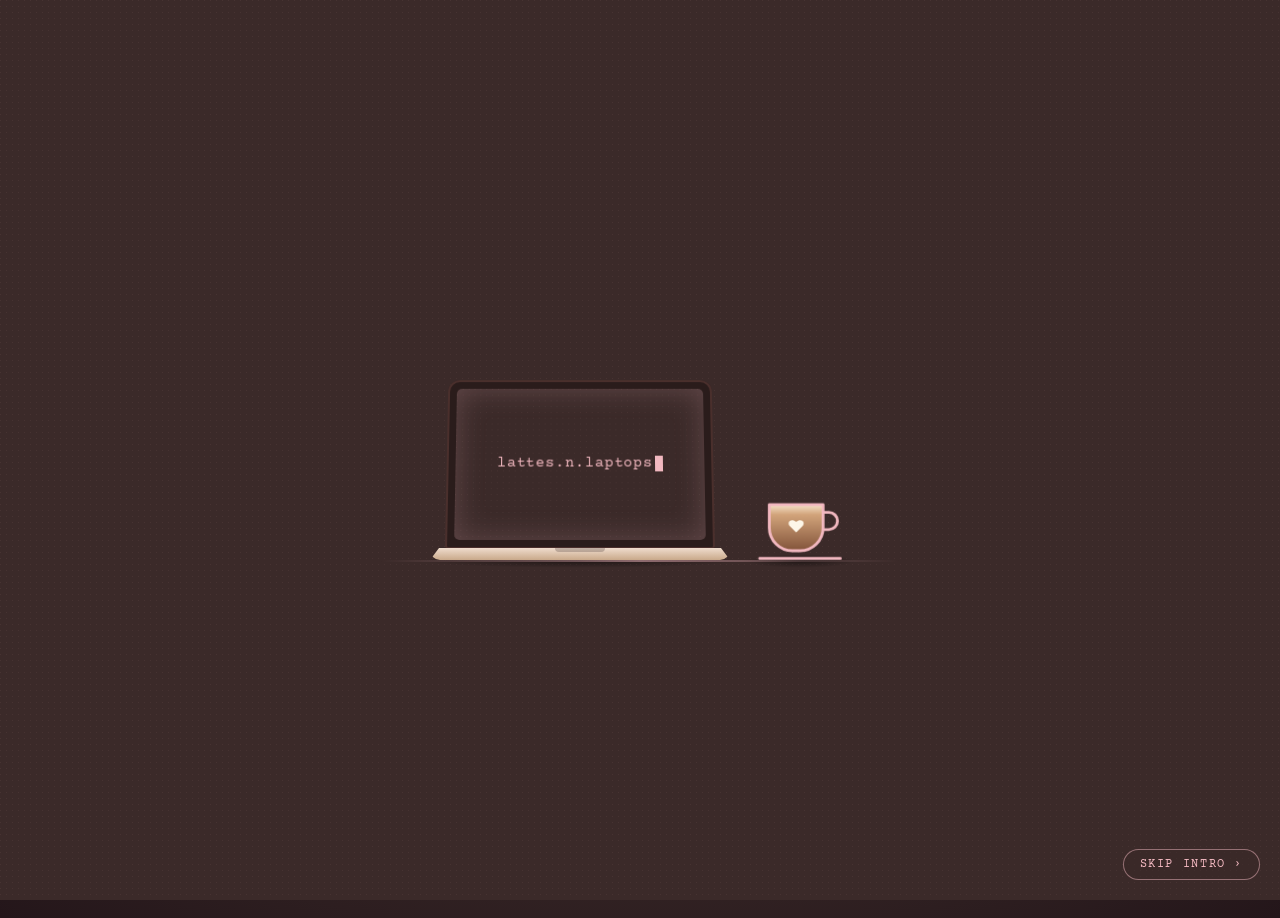
<file: index.html>
<!DOCTYPE html>
<html lang="en">
<head>
  <meta charset="UTF-8">
  <meta name="viewport" content="width=device-width, initial-scale=1">
  <title>Avni Arora | Lattes.n.laptops | Shop my picks &amp; UGC portfolio</title>
  <meta name="description" content="Avni Arora (Lattes.n.laptops): UGC creator in Bangalore. Shop the products she actually uses, with her coupon codes, or see her portfolio for brands.">
  <!-- Old portfolio links (e.g. /#collaborate) now live under /work/ -->
  <script>
    (function () {
      var h = location.hash;
      if (/^#(top|about|work|services|testimonials|collaborate)$/.test(h)) location.replace('work/' + h);
    })();
  </script>
  <link rel="preconnect" href="https://fonts.googleapis.com">
  <link rel="preconnect" href="https://fonts.gstatic.com" crossorigin>
  <link href="https://fonts.googleapis.com/css2?family=Cormorant+Garamond:wght@500;600;700&family=Courier+Prime:wght@400;700&family=Mrs+Saint+Delafield&family=Pinyon+Script&display=swap" rel="stylesheet">
  <link rel="icon" href="img/favicon.svg" type="image/svg+xml">
  <meta property="og:title" content="Avni Arora | Lattes.n.laptops">
  <meta property="og:description" content="Latte or laptop? Shop my picks, or see my UGC portfolio.">
  <meta property="og:type" content="website">
  <link rel="stylesheet" href="styles.css">
  <link rel="stylesheet" href="fx.css">
  <link rel="stylesheet" href="landing.css">
</head>
<body class="lp">

  <!-- Café at night: fairy-light bokeh, falling petals, ribbons, beans, lilies (decoration only) -->
  <div class="lp-table" aria-hidden="true">
    <span class="lp-vignette"></span>
    <div class="lp-bokeh"></div>
    <div class="lp-ribbon lp-ribbon--a"><div class="lp-ribbon__track"></div></div>
    <div class="lp-ribbon lp-ribbon--b"><div class="lp-ribbon__track"></div></div>
    <i class="lp-bean" style="--x:8%;--y:22%;--r:30deg"></i>
    <i class="lp-bean" style="--x:11%;--y:26%;--r:-40deg"></i>
    <i class="lp-bean" style="--x:88%;--y:70%;--r:70deg"></i>
    <i class="lp-bean" style="--x:91%;--y:66%;--r:-10deg"></i>
    <i class="lp-bean" style="--x:84%;--y:18%;--r:110deg"></i>
    <i class="lp-bean" style="--x:14%;--y:82%;--r:15deg"></i>
    <img class="lily lp-lily lp-lily--a" src="img/lily.png" alt="">
    <img class="lily lp-lily lp-lily--b" src="img/lily.png" alt="">
    <div class="lp-petals"></div>
    <span class="lp-glow"></span>
  </div>

  <main class="lp-main">
    <header class="lp-head">
      <p class="lp-handle">@lattes.n.laptops</p>
      <h1 class="script lp-name">Avni Arora</h1>
      <p class="lp-q"><span class="serif">Latte</span> <em class="script">or</em> <span class="serif pink lp-q__laptop">Laptop?<svg class="lp-swash" viewBox="0 0 200 20" preserveAspectRatio="none" aria-hidden="true"><path d="M3 13C40 4 80 18 120 9S180 6 197 11" pathLength="1"/></svg></span></p>
      <p class="lp-sub">pick your cup &#9749;</p>
    </header>

    <div class="lp-cards">
      <!-- SHOP: for followers -->
      <a class="lp-card lp-card--shop" href="shop/" data-go="pour" data-label="open the menu ☕">
        <span class="lp-sheen" aria-hidden="true"></span>
        <span class="lp-tape" aria-hidden="true"></span>
        <span class="lp-note" data-landing-note="shop">new picks this week &#10024;</span>
        <div class="lp-art" aria-hidden="true">
          <div class="lp-fan">
            <span class="lp-snap" style="--k:0"><span class="lp-snap__img">&#129524;</span></span>
            <span class="lp-snap" style="--k:1"><span class="lp-snap__img">&#128132;</span></span>
            <span class="lp-snap" style="--k:2"><span class="lp-snap__img">&#128087;</span></span>
          </div>
          <div class="lp-cup">
            <svg viewBox="0 0 100 100">
              <defs>
                <clipPath id="lp-cup-clip"><path d="M18 34h56v24a24 24 0 0 1-24 24h-8a24 24 0 0 1-24-24z"/></clipPath>
                <linearGradient id="lp-latte" x1="0" y1="0" x2="0" y2="1">
                  <stop offset="0" stop-color="#f6e2c8"/><stop offset=".2" stop-color="#d2a47b"/><stop offset="1" stop-color="#7a4b33"/>
                </linearGradient>
              </defs>
              <g class="lp-steam" fill="none" stroke="#d98a98" stroke-width="2.5" stroke-linecap="round">
                <path d="M36 28c-4-5 4-8 0-14"/><path d="M46 28c-4-5 4-8 0-14"/><path d="M56 28c-4-5 4-8 0-14"/>
              </g>
              <g clip-path="url(#lp-cup-clip)"><rect x="14" y="34" width="64" height="52" fill="url(#lp-latte)"/></g>
              <path class="lp-art-heart" d="M46 52c-4-4-10-1-7 4l7 7 7-7c3-5-3-8-7-4z" fill="#fdf6e8"/>
              <path d="M18 34h56v24a24 24 0 0 1-24 24h-8a24 24 0 0 1-24-24z" fill="none" stroke="#d98a98" stroke-width="3" stroke-linejoin="round"/>
              <path d="M74 42h6a9 9 0 0 1 0 18h-6" fill="none" stroke="#d98a98" stroke-width="3"/>
              <path d="M8 90h84" stroke="#d98a98" stroke-width="3" stroke-linecap="round"/>
            </svg>
          </div>
        </div>
        <div class="lp-copy">
          <p class="lp-for">for you &#9825;</p>
          <h2 class="lp-title">Shop my picks</h2>
          <p class="lp-desc">Things I actually use, love &amp; re-buy, with my coupon codes.</p>
          <p class="lp-meta" data-landing-meta="shop">Skincare &middot; Makeup &middot; Fashion</p>
          <span class="lp-cta">Open the menu <b aria-hidden="true">&rarr;</b></span>
        </div>
      </a>

      <!-- WORK: for brands -->
      <a class="lp-card lp-card--work" href="work/" data-go="dive" data-label="see my work 💻">
        <span class="lp-sheen" aria-hidden="true"></span>
        <span class="lp-tape" aria-hidden="true"></span>
        <span class="lp-note" data-landing-note="work">now booking festive collabs &#10024;</span>
        <div class="lp-art" aria-hidden="true">
          <div class="lp-laptop">
            <div class="lp-lid"><div class="lp-screen"><span class="lp-ticker">lattes.n.laptops</span><span class="lp-caret"></span></div></div>
            <div class="lp-base"></div>
          </div>
        </div>
        <div class="lp-copy">
          <p class="lp-for">for brands &#9733;</p>
          <h2 class="lp-title">Work with me</h2>
          <p class="lp-desc">My UGC portfolio: reels, results that convert, and how we can collab.</p>
          <p class="lp-meta" data-landing-meta="work">Lotus Herbals &middot; Myntra &middot; Wishlink</p>
          <span class="lp-cta">See the portfolio <b aria-hidden="true">&rarr;</b></span>
        </div>
      </a>
    </div>

    <footer class="lp-foot">
      <a href="https://instagram.com/lattes.n.laptops" target="_blank" rel="noopener">Instagram</a>
      <span aria-hidden="true">&middot;</span>
      <a href="mailto:lattes.n.laptops@gmail.com">lattes.n.laptops@gmail.com</a>
    </footer>
  </main>

  <script src="landing.js"></script>
</body>
</html>
</file>
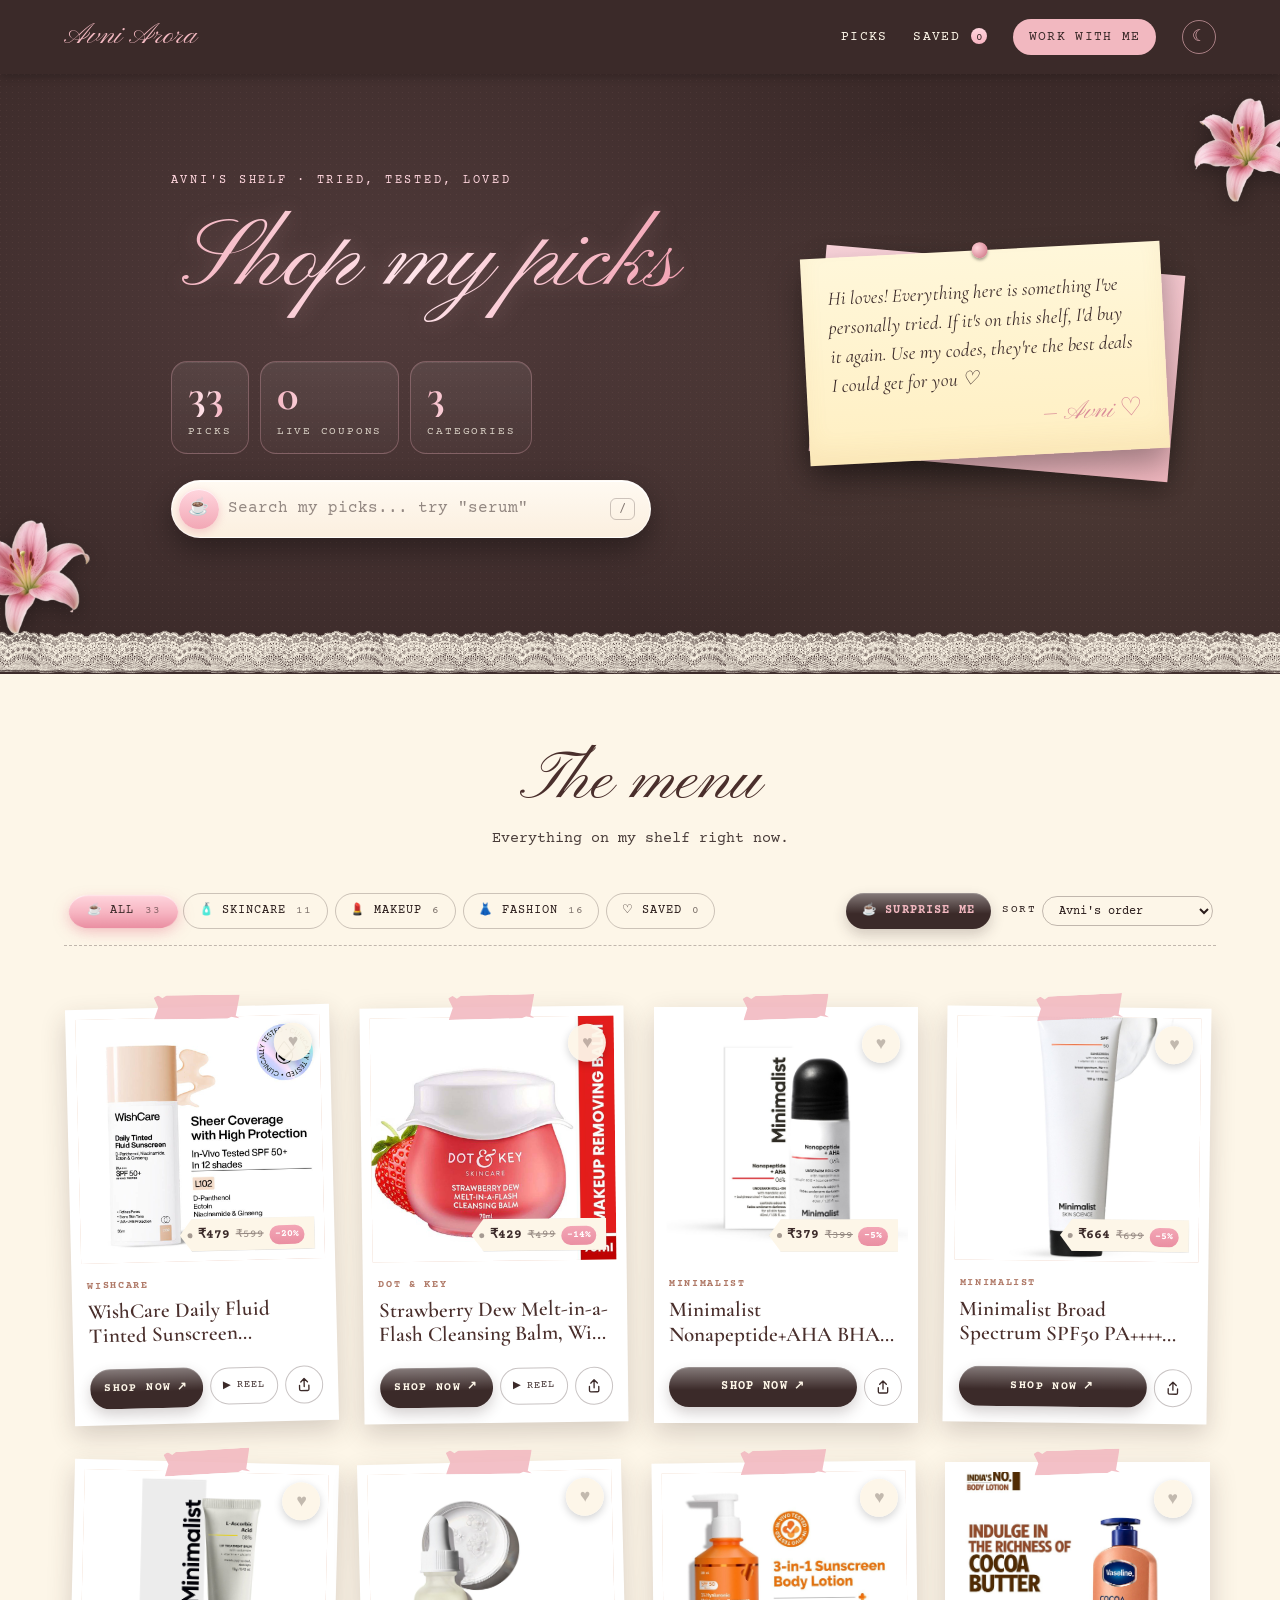
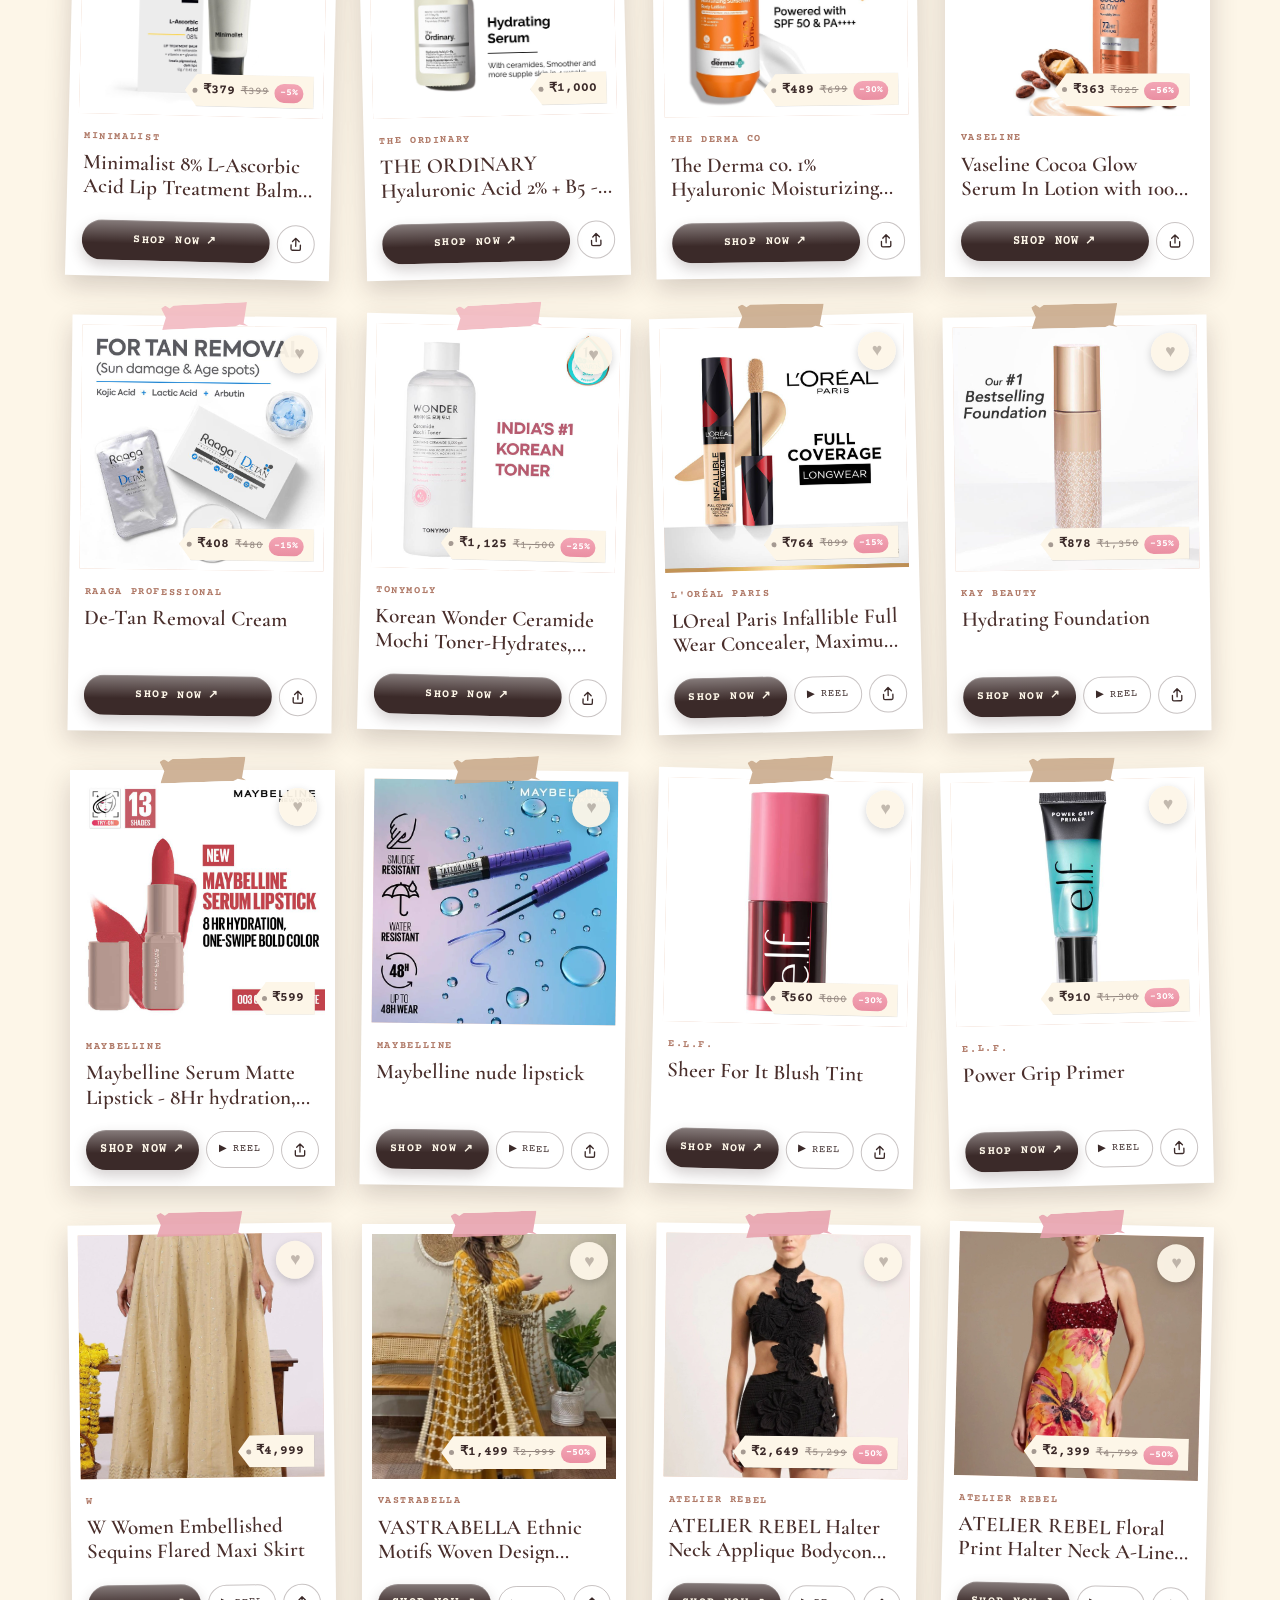
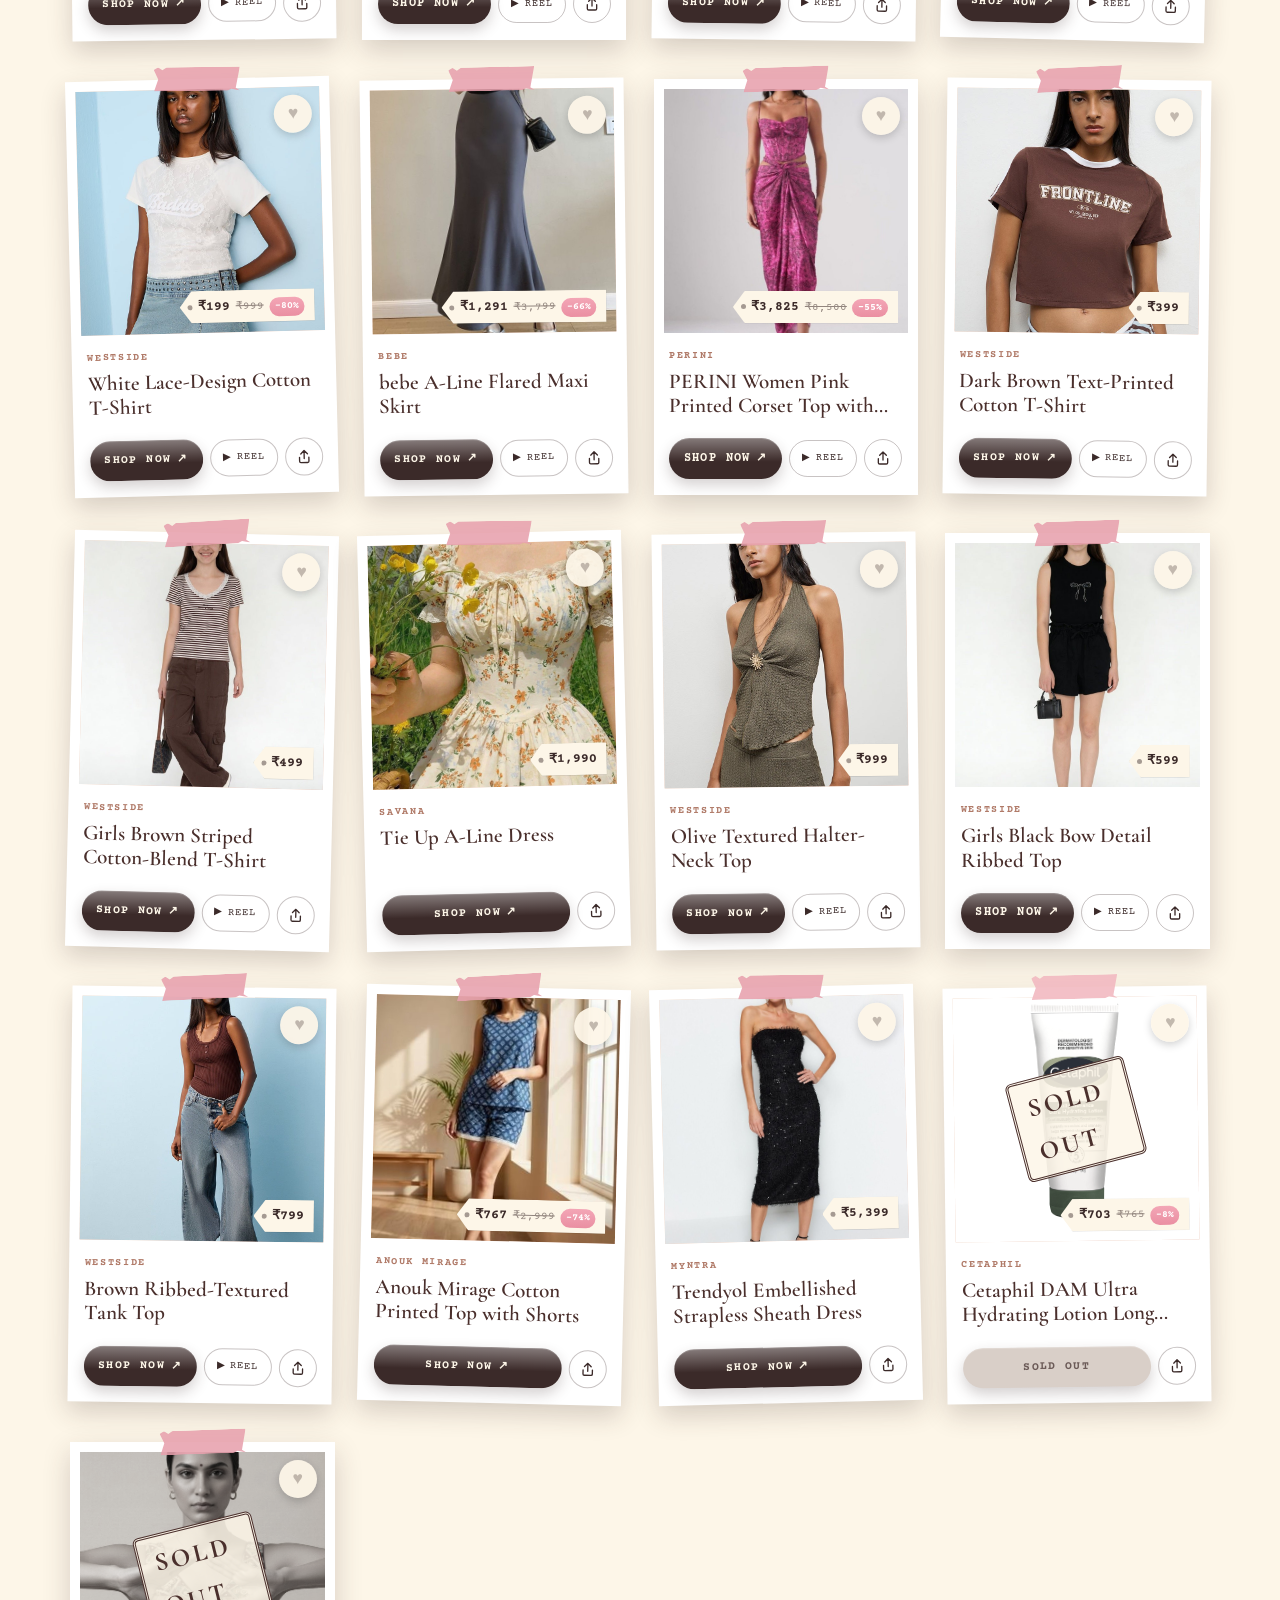
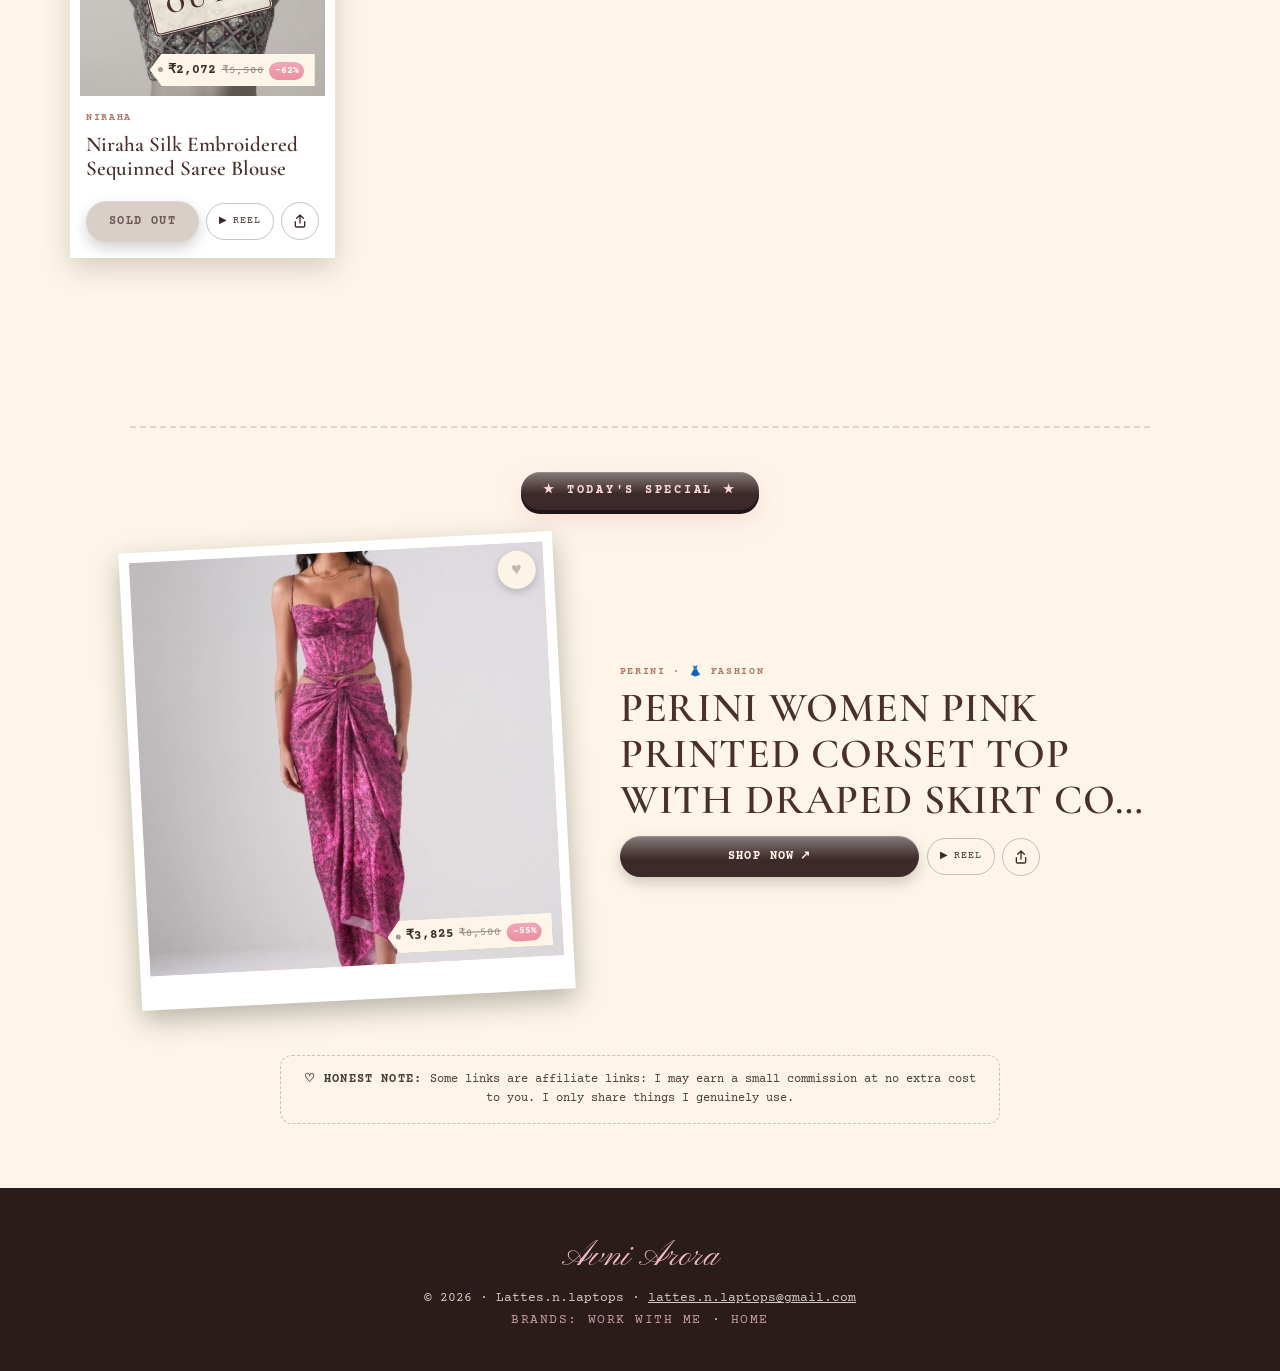
<file: shop/index.html>
<!DOCTYPE html>
<html lang="en">
<head>
  <meta charset="UTF-8">
  <meta name="viewport" content="width=device-width, initial-scale=1">
  <title>Shop my picks | Avni Arora | Lattes.n.laptops</title>
  <meta name="description" content="Products Avni Arora (Lattes.n.laptops) actually uses and loves: skincare, makeup, fashion and office wear, with her coupon codes.">
  <link rel="preconnect" href="https://fonts.googleapis.com">
  <link rel="preconnect" href="https://fonts.gstatic.com" crossorigin>
  <link href="https://fonts.googleapis.com/css2?family=Cormorant+Garamond:wght@500;600;700&family=Courier+Prime:wght@400;700&family=Mrs+Saint+Delafield&family=Pinyon+Script&display=swap" rel="stylesheet">
  <link rel="icon" href="../img/favicon.svg" type="image/svg+xml">
  <meta property="og:title" content="Shop my picks | Avni Arora">
  <meta property="og:description" content="Things I actually use, love & re-buy, with my coupon codes.">
  <meta property="og:type" content="website">
  <link rel="stylesheet" href="../styles.css">
  <link rel="stylesheet" href="../fx.css">
  <link rel="stylesheet" href="shop.css">
</head>
<body class="sp">
  <!-- Everything on this page comes from content/shop.json, which Avni edits at /admin. -->

  <header class="nav" id="top">
    <a href="../" class="nav__logo script">Avni Arora</a>
    <button class="nav__toggle" aria-label="Toggle menu" aria-expanded="false" aria-controls="nav-links">
      <span></span><span></span>
    </button>
    <nav class="nav__links" id="nav-links">
      <a href="#picks">Picks</a>
      <a href="#coupons" class="sp-nav-coupons">Coupons</a>
      <a href="#picks" data-saved-link>Saved <span class="sp-count" data-saved-count>0</span></a>
      <a href="../work/" class="nav__cta">Work with me</a>
    </nav>
  </header>

  <main>
    <!-- HERO -->
    <section class="sp-hero lace-edge">
      <img class="lily sp-lily sp-lily--a" src="../img/lily.png" alt="" aria-hidden="true">
      <img class="lily sp-lily sp-lily--b" src="../img/lily.png" alt="" aria-hidden="true">
      <div class="sp-hero__text">
        <p class="eyebrow">Avni's shelf &middot; tried, tested, loved</p>
        <h1 class="script sp-hero__title" data-page="title">Shop my picks</h1>
        <ul class="sp-hero__stats" aria-label="Shop at a glance">
          <li><b data-stat="picks">0</b><span>picks</span></li>
          <li><b data-stat="coupons">0</b><span>live coupons</span></li>
          <li><b data-stat="cats">0</b><span>categories</span></li>
        </ul>
        <label class="sp-search">
          <span class="sp-search__icon" aria-hidden="true">&#9749;</span>
          <input type="search" placeholder="Search my picks... try &quot;serum&quot;" aria-label="Search products" autocomplete="off">
          <kbd aria-hidden="true">/</kbd>
        </label>
      </div>
      <div class="sp-hero__art">
        <div class="sp-hero__note" data-page="note">Hi loves! Everything here is something I've personally tried.</div>
      </div>
    </section>

    <!-- COUPON COUNTER -->
    <section class="sp-coupons pink-dots" id="coupons" hidden>
      <h2 class="script">The coupon counter</h2>
      <p class="section__sub">Tap a ticket to copy the code. Paste it at checkout ♡</p>
      <div class="sp-tickets" role="list"></div>
    </section>

    <!-- THE MENU -->
    <section class="sp-menu" id="picks">
      <h2 class="script">The menu</h2>
      <p class="section__sub sp-blurb" aria-live="polite">Everything on my shelf right now.</p>
      <div class="sp-bar">
        <div class="sp-tabs" role="tablist" aria-label="Categories"><span class="sp-tabs__foam" aria-hidden="true"></span></div>
        <div class="sp-tools">
          <button type="button" class="sp-surprise">&#9749; Surprise me</button>
          <label class="sp-sort">Sort
            <select aria-label="Sort products">
              <option value="avni">Avni's order</option>
              <option value="new">Newest</option>
              <option value="low">Price: low to high</option>
              <option value="high">Price: high to low</option>
              <option value="deal">Biggest discount</option>
            </select>
          </label>
        </div>
      </div>
      <p class="sp-results" aria-live="polite"></p>
      <div class="sp-grid"></div>
      <div class="sp-empty" hidden>
        <p class="script">Nothing brewing here yet</p>
        <p class="sp-empty__text">Try another category, or clear the search.</p>
      </div>
    </section>

    <!-- TODAY'S SPECIAL (after the menu) -->
    <section class="sp-special" id="special" hidden>
      <div class="sp-special__inner"></div>
    </section>

    <aside class="sp-disclosure">
      <p data-page="disclosure">Some links are affiliate links: I may earn a small commission at no extra cost to you.</p>
    </aside>
  </main>

  <footer class="footer">
    <p class="script">Avni Arora</p>
    <p>&copy; <span id="year"></span> &middot; Lattes.n.laptops &middot; <a href="mailto:lattes.n.laptops@gmail.com">lattes.n.laptops@gmail.com</a></p>
    <p class="footer__links"><a href="../work/">Brands: work with me</a> &middot; <a href="../">Home</a></p>
  </footer>

  <div class="sp-toast" role="status" aria-live="polite"></div>
  <script src="shop.js"></script>
</body>
</html>
</file>
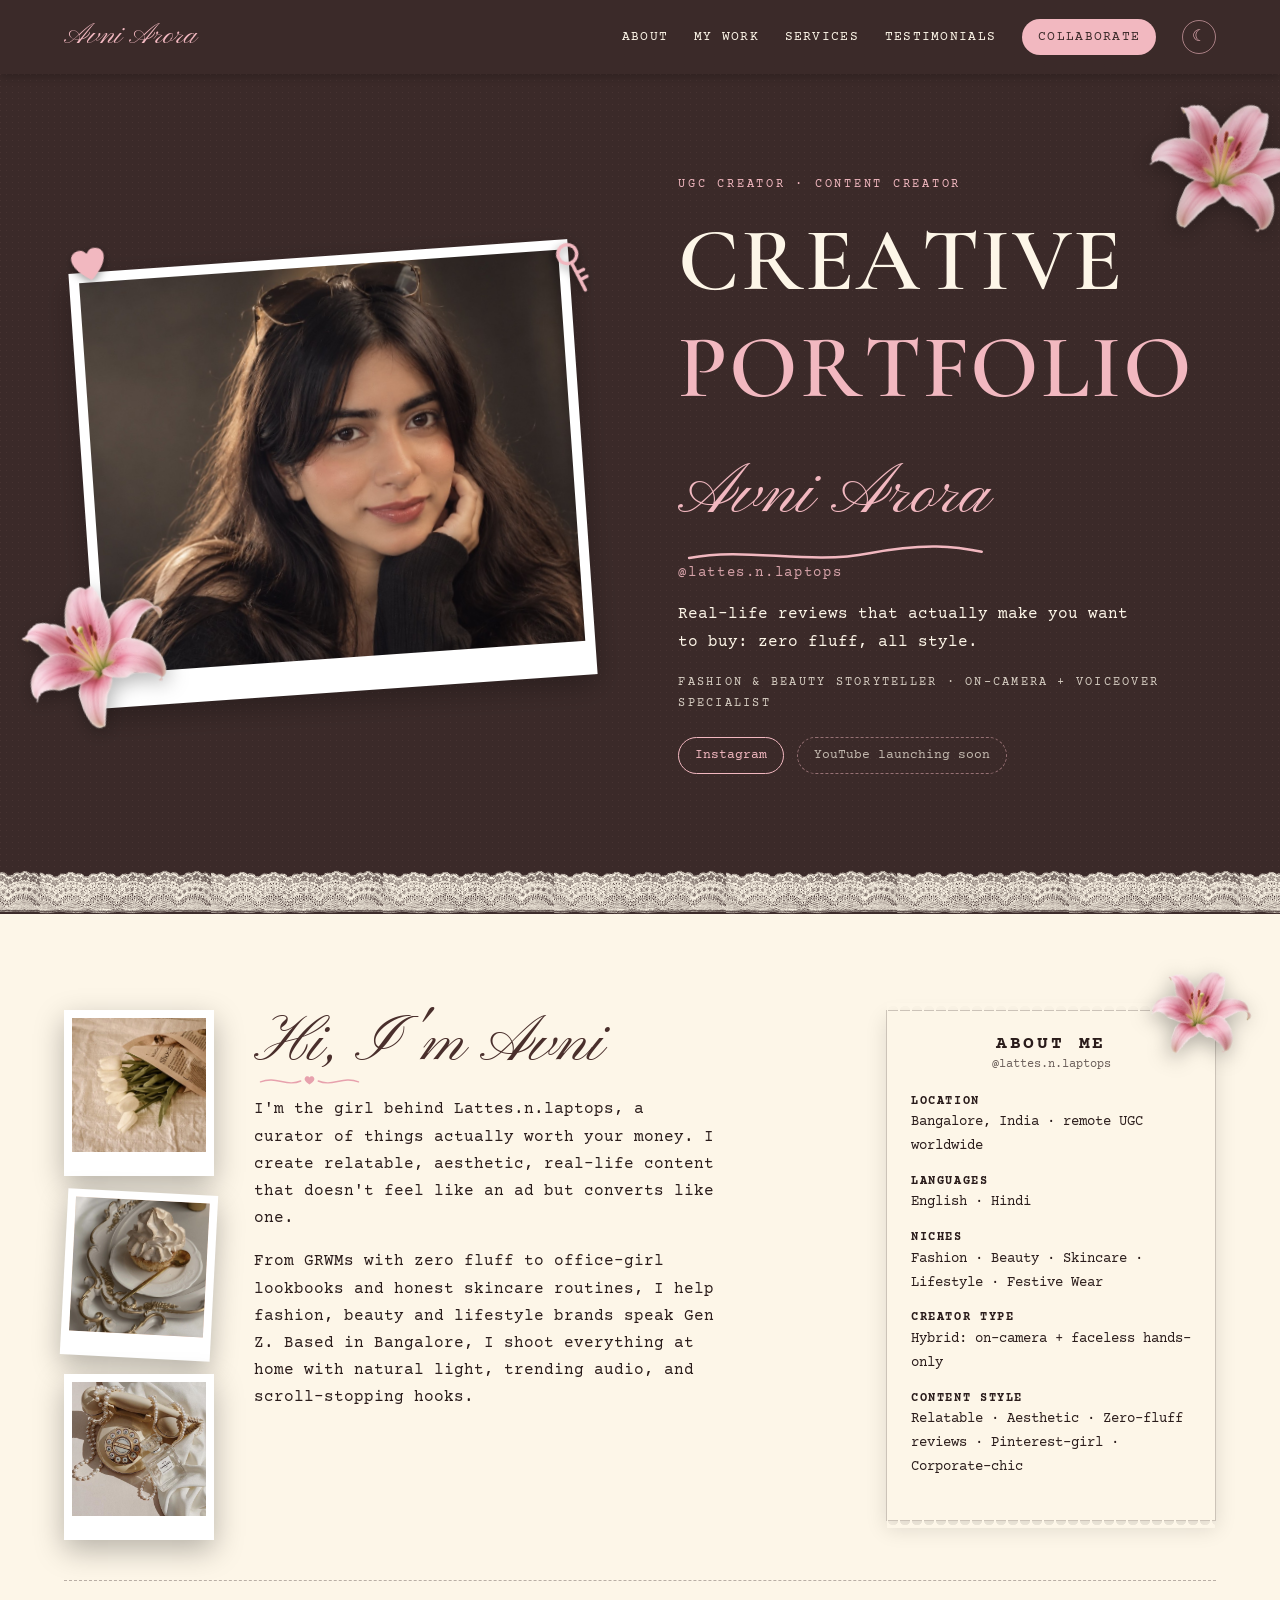
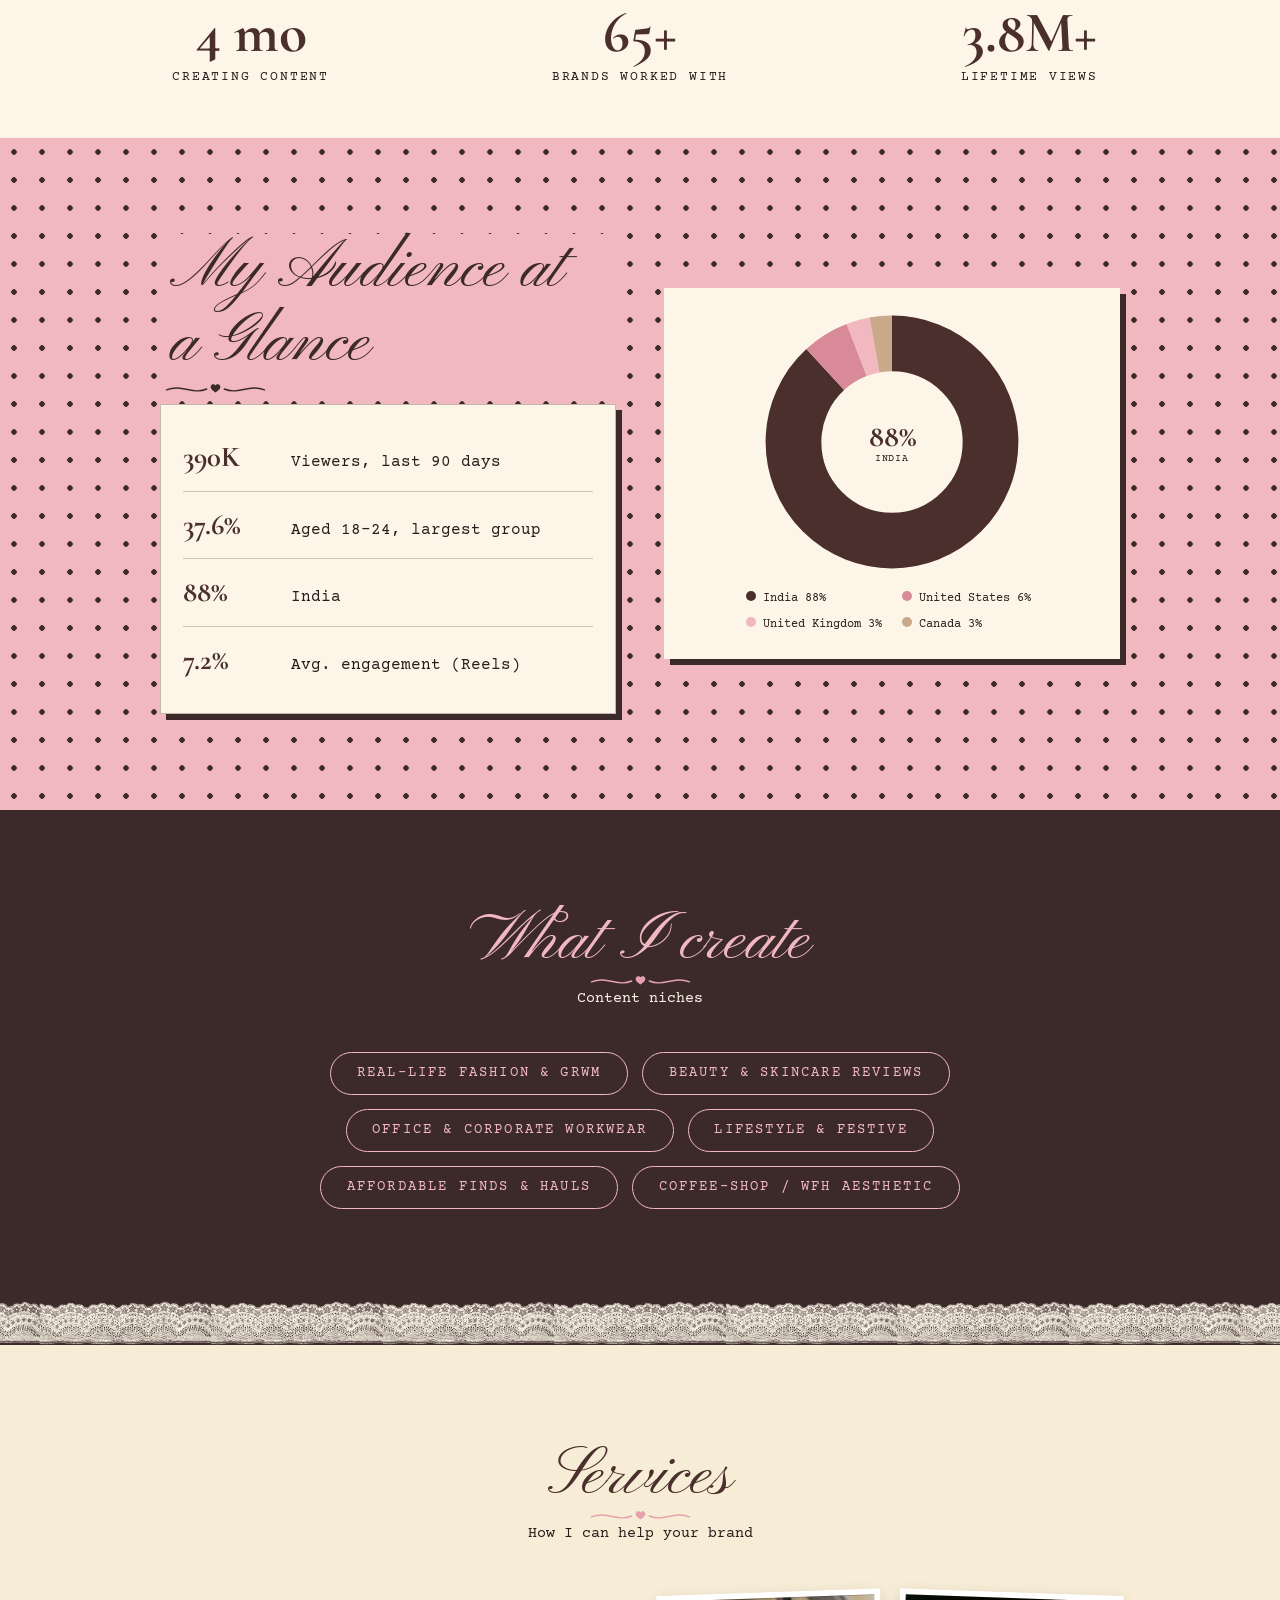
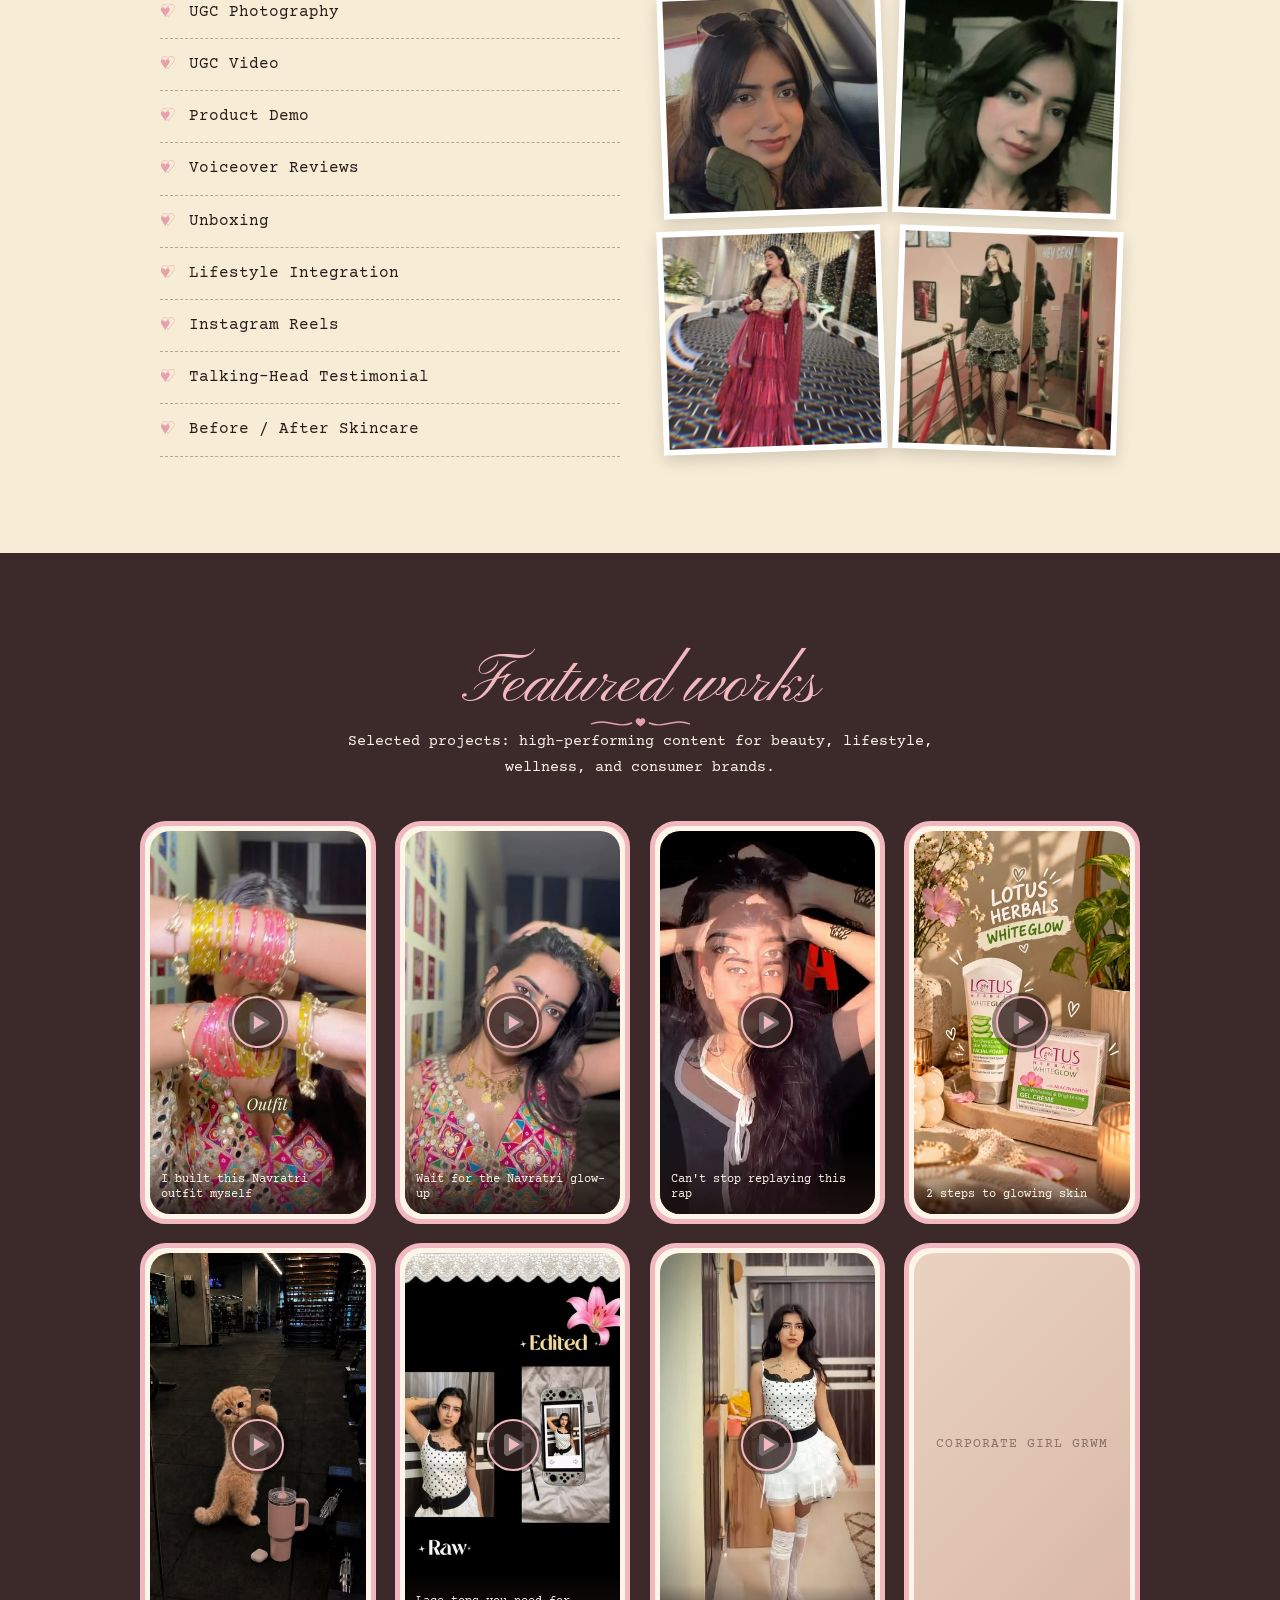
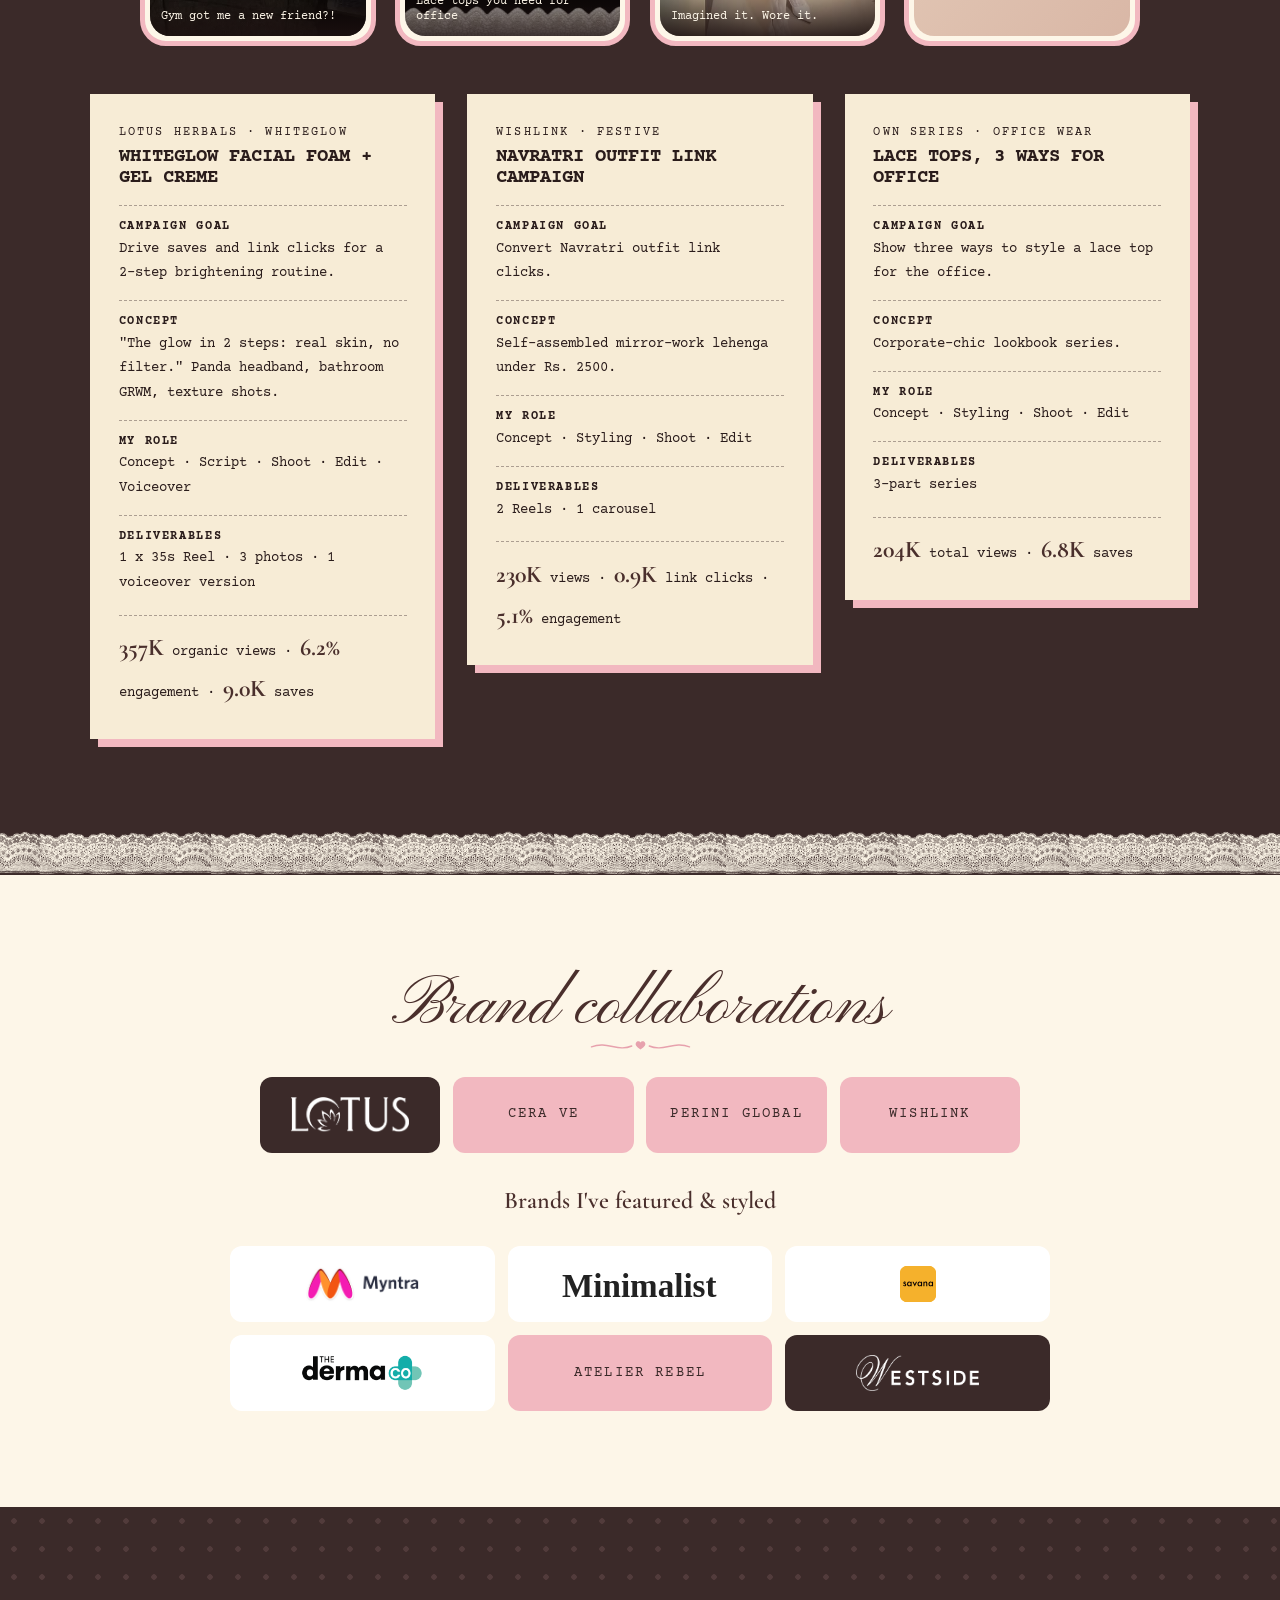
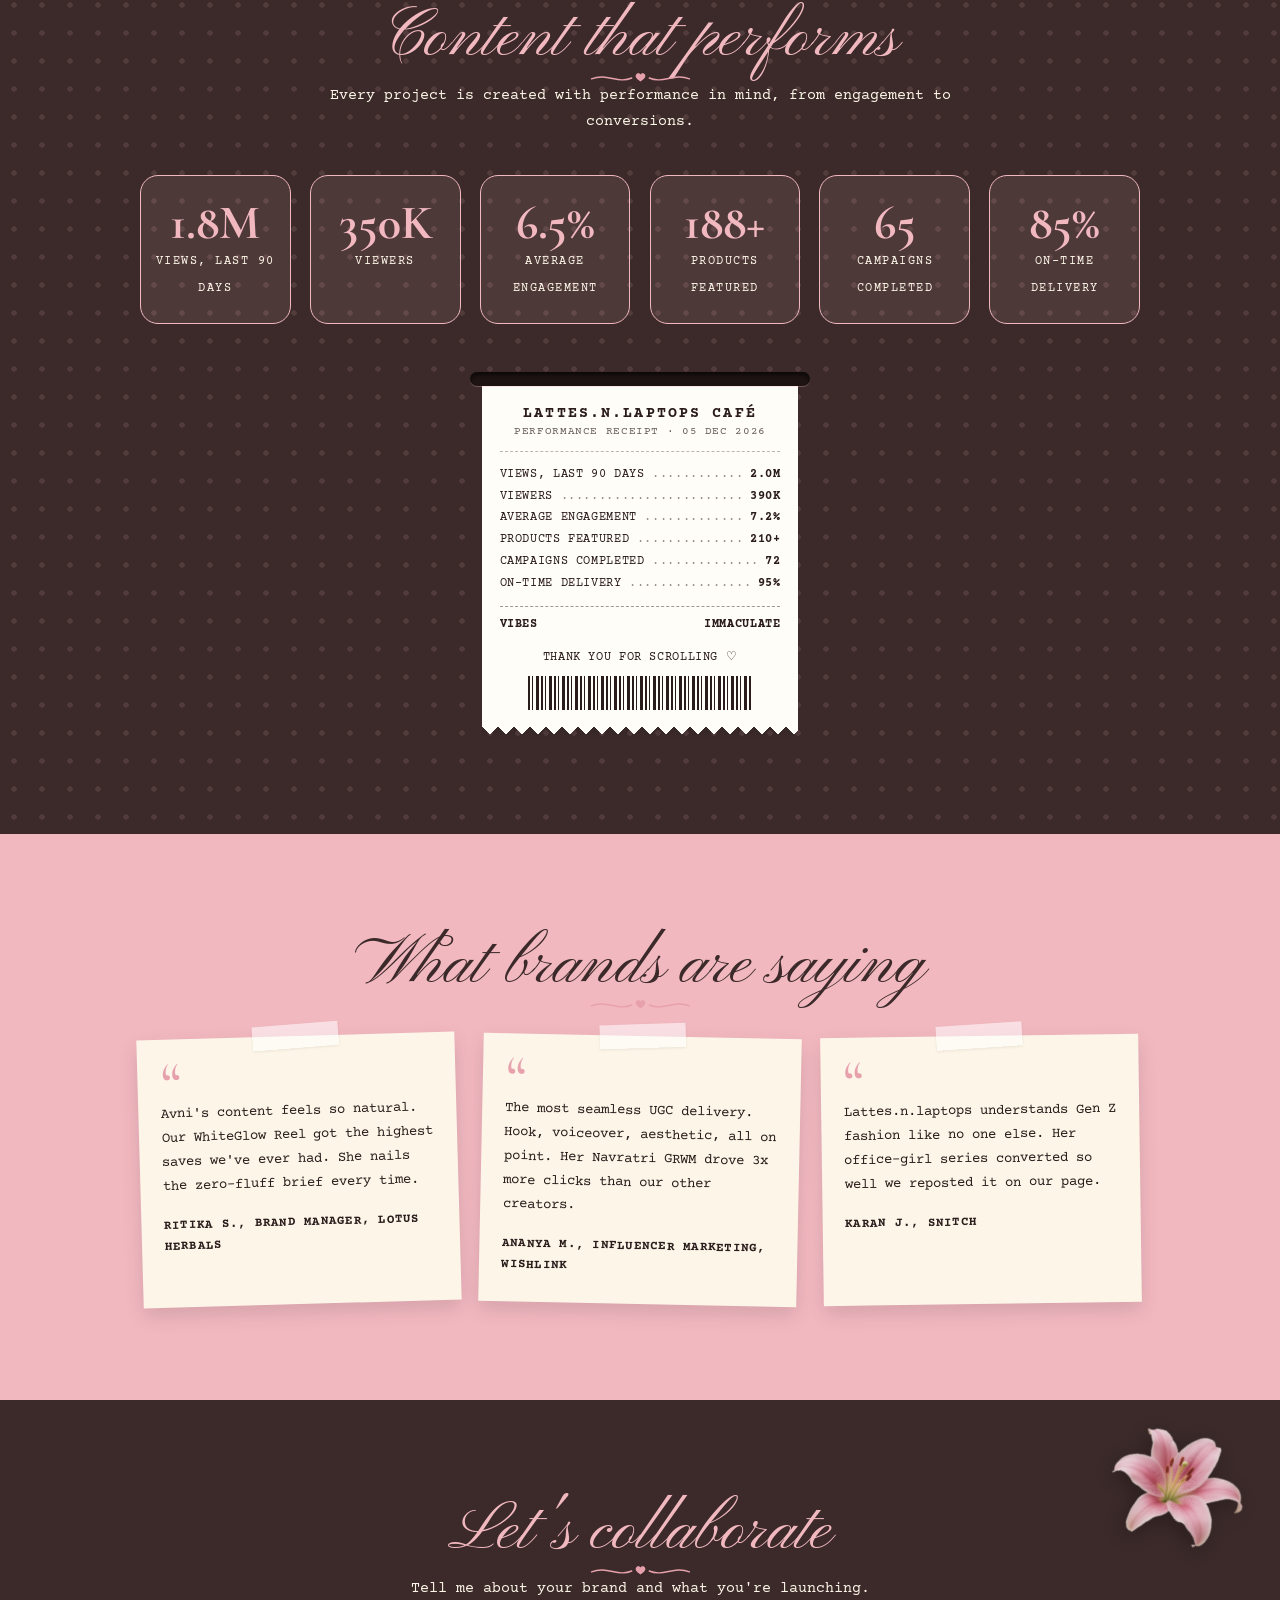
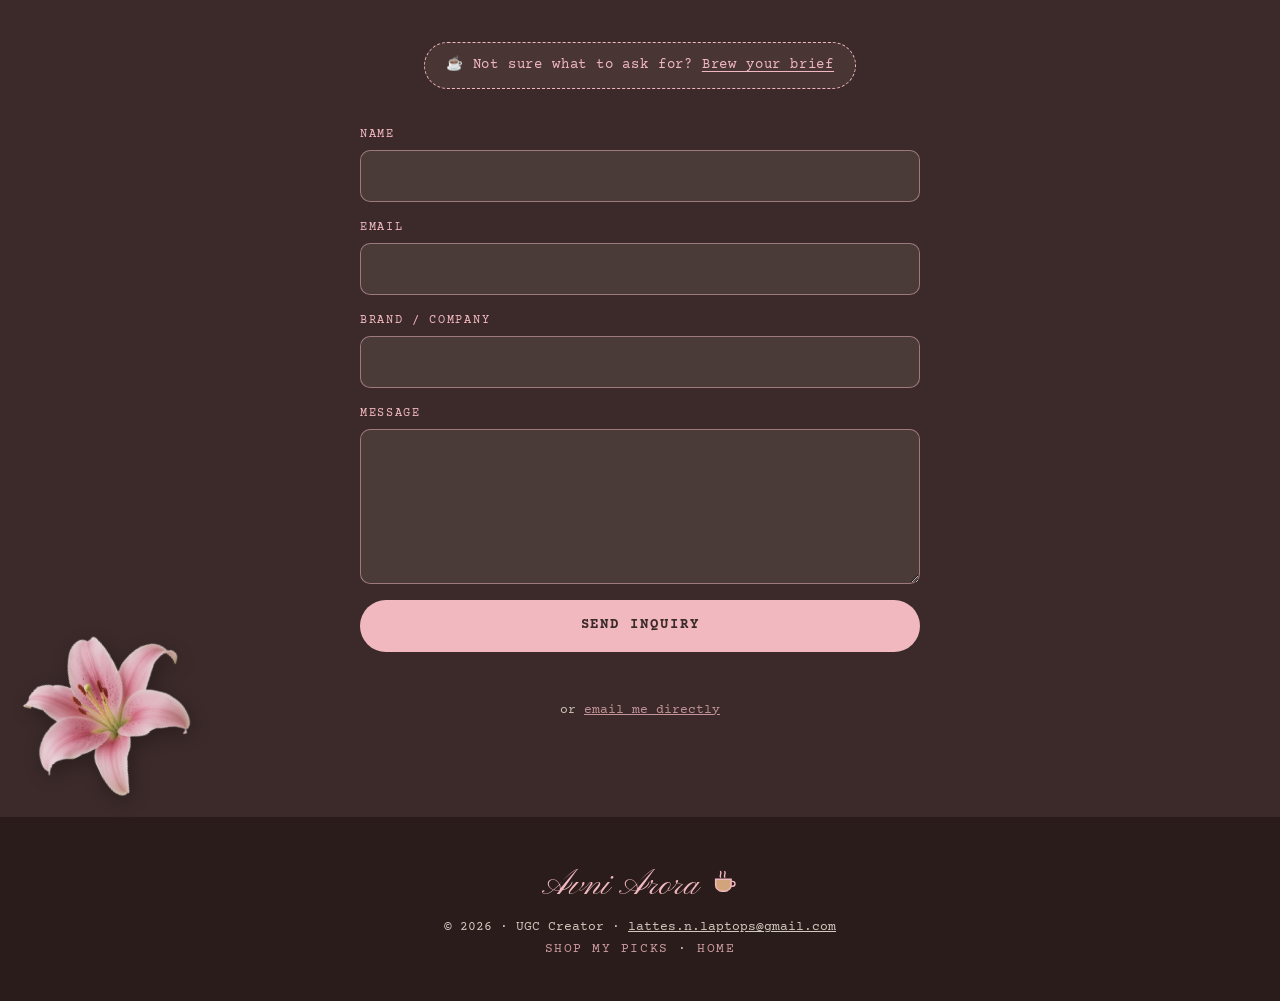
<file: work/index.html>
<!DOCTYPE html>
<html lang="en">
<head>
  <meta charset="UTF-8">
  <meta name="viewport" content="width=device-width, initial-scale=1">
  <title>Work with me | Avni Arora | Lattes.n.laptops | UGC Creator, Bangalore</title>
  <meta name="description" content="Avni Arora (Lattes.n.laptops): UGC creator in Bangalore. Real-life fashion, beauty and lifestyle reviews with zero fluff, all style.">
  <link rel="preconnect" href="https://fonts.googleapis.com">
  <link rel="preconnect" href="https://fonts.gstatic.com" crossorigin>
  <link href="https://fonts.googleapis.com/css2?family=Cormorant+Garamond:wght@500;600;700&family=Courier+Prime:wght@400;700&family=Mrs+Saint+Delafield&family=Pinyon+Script&display=swap" rel="stylesheet">
  <link rel="icon" href="../img/favicon.svg" type="image/svg+xml">
  <meta property="og:title" content="Avni Arora | UGC Creator">
  <meta property="og:description" content="Real-life reviews that actually make you want to buy. Zero fluff, all style.">
  <meta property="og:type" content="website">
  <!-- [EDIT] once your hero photo is in, add: <meta property="og:image" content="https://lattesnlaptops.com/img/og.jpg"> -->
  <link rel="stylesheet" href="../styles.css">
  <link rel="stylesheet" href="../fx.css">
</head>
<body>

  <!-- NOTE: This HTML is the fallback. The live text, numbers, reels, brands etc. come from content/portfolio.json,
       which Avni edits at /admin. Change content there, not here. -->

  <header class="nav" id="top">
    <a href="#top" class="nav__logo script">Avni Arora</a>
    <button class="nav__toggle" aria-label="Toggle menu" aria-expanded="false" aria-controls="nav-links">
      <span></span><span></span>
    </button>
    <nav class="nav__links" id="nav-links">
      <a href="#about">About</a>
      <a href="#work">My Work</a>
      <a href="#services">Services</a>
      <a href="#testimonials">Testimonials</a>
      <a href="#collaborate" class="nav__cta">Collaborate</a>
    </nav>
  </header>

  <main>

    <!-- HERO -->
    <section class="hero lace-edge">
      <div class="hero__photo reveal">
        <div class="polaroid polaroid--tilt-l">
          <img class="hero__img" src="../img/hero.jpg" alt="Avni Arora, beauty and fashion creator">
        </div>
        <svg class="charm charm--key" viewBox="0 0 40 40" aria-hidden="true"><circle cx="12" cy="12" r="7" fill="none" stroke="currentColor" stroke-width="2.5"/><path d="M17 17l16 16M27 27l4-4M23 23l4-4" stroke="currentColor" stroke-width="2.5" stroke-linecap="round"/></svg>
        <img class="lily lily--hero-a" src="../img/lily.png" alt="" aria-hidden="true">
        <img class="lily lily--hero-c" src="../img/lily.png" alt="" aria-hidden="true">
        <svg class="charm charm--heart" viewBox="0 0 40 40" aria-hidden="true"><path d="M20 35S5 25 5 14a8 8 0 0 1 15-3 8 8 0 0 1 15 3c0 11-15 21-15 21z" fill="currentColor"/></svg>
      </div>
      <img class="lily lily--hero-b" src="../img/lily.png" alt="" aria-hidden="true">
      <div class="hero__text reveal">
        <p class="eyebrow">UGC Creator &middot; Content Creator</p>
        <h1><span class="serif">Creative</span> <span class="serif pink">Portfolio</span></h1>
        <p class="script hero__name">Avni Arora</p>
        <p class="hero__handle">@lattes.n.laptops</p>
        <p class="hero__tag">Real-life reviews that actually make you want to buy: zero fluff, all style.</p>
        <p class="hero__niches">Fashion &amp; Beauty Storyteller &middot; On-Camera + Voiceover Specialist</p>
        <div class="hero__social">
          <!-- [EDIT] social links -->
          <a href="https://instagram.com/lattes.n.laptops" target="_blank" rel="noopener" aria-label="Instagram">Instagram</a>
          <span class="soon">YouTube launching soon</span>
        </div>
      </div>
    </section>

    <!-- ABOUT -->
    <section class="about" id="about">
      <div class="about__strip reveal" aria-hidden="true">
        <div class="polaroid polaroid--sm"><div class="ph ph--sq"><span>Photo</span><img src="../img/about/image1.JPG" alt="" loading="lazy" draggable="false" onerror="this.remove()"></div></div>
        <div class="polaroid polaroid--sm polaroid--tilt-r"><div class="ph ph--sq"><span>Photo</span><img src="../img/about/image2.JPG" alt="" loading="lazy" draggable="false" onerror="this.remove()"></div></div>
        <div class="polaroid polaroid--sm"><div class="ph ph--sq"><span>Photo</span><img src="../img/about/image3.JPG" alt="" loading="lazy" draggable="false" onerror="this.remove()"></div></div>
      </div>

      <div class="about__body reveal">
        <h2 class="script">Hi, I'm Avni</h2>
        <p>I'm the girl behind Lattes.n.laptops, a curator of things actually worth your money. I create relatable, aesthetic, real-life content that doesn't feel like an ad but converts like one.</p>
        <p>From GRWMs with zero fluff to office-girl lookbooks and honest skincare routines, I help fashion, beauty and lifestyle brands speak Gen Z. Based in Bangalore, I shoot everything at home with natural light, trending audio, and scroll-stopping hooks.</p>
      </div>

      <aside class="card reveal" aria-label="About me quick facts">
        <img class="lily lily--card" src="../img/lily.png" alt="" aria-hidden="true">
        <h3>About Me</h3>
        <p class="card__handle">@lattes.n.laptops</p>
        <dl>
          <dt>Location</dt><dd>Bangalore, India &middot; remote UGC worldwide</dd>
          <dt>Languages</dt><dd>English &middot; Hindi</dd>
          <dt>Niches</dt><dd>Fashion &middot; Beauty &middot; Skincare &middot; Lifestyle &middot; Festive Wear</dd>
          <dt>Creator type</dt><dd>Hybrid: on-camera + faceless hands-only</dd>
          <dt>Content style</dt><dd>Relatable &middot; Aesthetic &middot; Zero-fluff reviews &middot; Pinterest-girl &middot; Corporate-chic</dd>
        </dl>
      </aside>

      <ul class="stats reveal" aria-label="Highlights">
        <li><b data-count="4" data-suffix=" mo">0</b><span>Creating content</span></li>
        <li><b data-count="65" data-suffix="+">0</b><span>Brands worked with</span></li>
        <li><b data-count="3.8" data-decimals="1" data-suffix="M+">0</b><span>Lifetime views</span></li>
      </ul>
    </section>

    <!-- AUDIENCE -->
    <section class="audience pink-dots">
      <div class="audience__inner">
        <div class="reveal">
          <h2 class="script">My Audience at a Glance</h2>
          <ul class="facts">
            <li><b>390K</b><span>Viewers, last 90 days</span></li>
            <li><b>37.6%</b><span>Aged 18-24, largest group</span></li>
            <li><b>88%</b><span>India</span></li>
            <li><b>7.2%</b><span>Avg. engagement (Reels)</span></li>
          </ul>
        </div>
        <figure class="donut reveal" aria-label="Audience by country">
          <svg viewBox="0 0 42 42" class="donut__svg" role="img" aria-label="India 88 percent, United States 6, United Kingdom 3, Canada 3">
            <circle class="donut__ring" cx="21" cy="21" r="15.915" fill="none" stroke-width="9"/>
            <circle class="donut__seg" data-pct="88" data-offset="0" cx="21" cy="21" r="15.915" fill="none" stroke-width="9" style="--c:#4a2f2c"/>
            <circle class="donut__seg" data-pct="6" data-offset="88" cx="21" cy="21" r="15.915" fill="none" stroke-width="9" style="--c:#d98a98"/>
            <circle class="donut__seg" data-pct="3" data-offset="94" cx="21" cy="21" r="15.915" fill="none" stroke-width="9" style="--c:#f2b8c0"/>
            <circle class="donut__seg" data-pct="3" data-offset="97" cx="21" cy="21" r="15.915" fill="none" stroke-width="9" style="--c:#c9a98a"/>
          </svg>
          <figcaption>
            <span><i style="background:#4a2f2c"></i>India 88%</span>
            <span><i style="background:#d98a98"></i>United States 6%</span>
            <span><i style="background:#f2b8c0"></i>United Kingdom 3%</span>
            <span><i style="background:#c9a98a"></i>Canada 3%</span>
          </figcaption>
        </figure>
      </div>
    </section>

    <!-- NICHES -->
    <section class="niches dark lace-edge">
      <h2 class="script reveal">What I create</h2>
      <p class="section__sub reveal">Content niches</p>
      <ul class="chips reveal">
        <li>Real-Life Fashion &amp; GRWM</li><li>Beauty &amp; Skincare Reviews</li><li>Office &amp; Corporate Workwear</li>
        <li>Lifestyle &amp; Festive</li><li>Affordable Finds &amp; Hauls</li><li>Coffee-shop / WFH Aesthetic</li>
      </ul>
    </section>

    <!-- SERVICES -->
    <section class="services" id="services">
      <h2 class="script reveal">Services</h2>
      <p class="section__sub reveal">How I can help your brand</p>
      <div class="services__grid">
        <ul class="services__list reveal">
          <li>UGC Photography</li>
          <li>UGC Video</li>
          <li>Product Demo</li>
          <li>Voiceover Reviews</li>
          <li>Unboxing</li>
          <li>Lifestyle Integration</li>
          <li>Instagram Reels</li>
          <li>Talking-Head Testimonial</li>
          <li>Before / After Skincare</li>
        </ul>
        <div class="services__tiles reveal" aria-hidden="true">
          <img class="ph ph--sq" src="../img/services/s1.jpg" alt="" loading="lazy">
          <img class="ph ph--sq" src="../img/services/s2.jpg" alt="" loading="lazy">
          <img class="ph ph--sq" src="../img/services/s3.jpg" alt="" loading="lazy">
          <img class="ph ph--sq" src="../img/services/s4.jpg" alt="" loading="lazy">
        </div>
      </div>
    </section>

    <!-- FEATURED WORK -->
    <section class="work dark lace-edge" id="work">
      <h2 class="script reveal">Featured works</h2>
      <p class="section__sub reveal">Selected projects: high-performing content for beauty, lifestyle, wellness, and consumer brands.</p>

      <div class="carousel reveal">
      <button class="carousel__btn carousel__btn--prev" type="button" aria-label="Previous video">&#8249;</button>
      <button class="carousel__btn carousel__btn--next" type="button" aria-label="Next video">&#8250;</button>
      <div class="phones" id="phones">
        <!-- [EDIT] Phone 8 needs a link (data-href="reel url").
        Phone with data-href only: tap opens the reel on Instagram.
        Phone with video files: <figure class="phone" data-preview="videos/v1-preview.mp4" data-video="videos/v1.mp4" data-poster="img/v1.jpg">
          data-preview = short silent loop that plays while the phone is on screen
          data-video   = full video that plays with sound on tap (optional; falls back to the preview file)
          data-poster  = cover image shown while loading (optional) -->
        <figure class="phone has-cover" data-href="https://www.instagram.com/reel/DeEVNDdIEDq/"><img class="cover" src="../img/covers/reel1.jpg" alt="Navratri self-assembled outfit GRWM" loading="lazy"><figcaption class="cover__title">I built this Navratri outfit myself</figcaption></figure>
        <figure class="phone has-cover" data-href="https://www.instagram.com/reel/DeBxMXqMmjm/"><img class="cover" src="../img/covers/reel2.jpg" alt="Navratri transition GRWM" loading="lazy"><figcaption class="cover__title">Wait for the Navratri glow-up</figcaption></figure>
        <figure class="phone has-cover" data-href="https://www.instagram.com/reel/Dd6nyN3TcD5/"><img class="cover" src="../img/covers/reel3.jpg" alt="Trending rap lip-sync" loading="lazy"><figcaption class="cover__title">Can't stop replaying this rap</figcaption></figure>
        <figure class="phone has-cover" data-href="https://www.instagram.com/reel/Dd1JlD7KV6T/"><img class="cover" src="../img/covers/reel4.jpg" alt="Lotus WhiteGlow 2-step routine" loading="lazy"><figcaption class="cover__title">2 steps to glowing skin</figcaption></figure>
        <figure class="phone has-cover" data-href="https://www.instagram.com/reel/Ddq-m9-IH8g/"><img class="cover" src="../img/covers/reel5.jpg" alt="Gym-to-friendship skit" loading="lazy"><figcaption class="cover__title">Gym got me a new friend?!</figcaption></figure>
        <figure class="phone has-cover" data-href="https://www.instagram.com/reel/DdoRzj2hnwi/"><img class="cover" src="../img/covers/reel6.jpg" alt="Lace tops lookbook part 1" loading="lazy"><figcaption class="cover__title">Lace tops you need for office</figcaption></figure>
        <figure class="phone has-cover" data-href="https://www.instagram.com/reel/DdjKecJMkoe/"><img class="cover" src="../img/covers/reel7.jpg" alt="Imaginary outfit comes to life" loading="lazy"><figcaption class="cover__title">Imagined it. Wore it.</figcaption></figure>
        <figure class="phone"><div class="ph ph--phone"><span>Corporate girl GRWM</span></div></figure>
      </div>
      </div>

      <div class="cases reveal">
        <article class="case">
          <p class="case__brand">Lotus Herbals &middot; WhiteGlow</p>
          <h3>WhiteGlow facial foam + gel creme</h3>
          <dl>
            <dt>Campaign goal</dt><dd>Drive saves and link clicks for a 2-step brightening routine.</dd>
            <dt>Concept</dt><dd>"The glow in 2 steps: real skin, no filter." Panda headband, bathroom GRWM, texture shots.</dd>
            <dt>My role</dt><dd>Concept &middot; Script &middot; Shoot &middot; Edit &middot; Voiceover</dd>
            <dt>Deliverables</dt><dd>1 x 35s Reel &middot; 3 photos &middot; 1 voiceover version</dd>
          </dl>
          <p class="case__result"><b>482K</b> organic views <span>&middot;</span> <b>8.4%</b> engagement <span>&middot;</span> <b>12.1K</b> saves</p>
        </article>
        <article class="case">
          <p class="case__brand">Wishlink &middot; Festive</p>
          <h3>Navratri outfit link campaign</h3>
          <dl>
            <dt>Campaign goal</dt><dd>Convert Navratri outfit link clicks.</dd>
            <dt>Concept</dt><dd>Self-assembled mirror-work lehenga under Rs. 2500.</dd>
            <dt>My role</dt><dd>Concept &middot; Styling &middot; Shoot &middot; Edit</dd>
            <dt>Deliverables</dt><dd>2 Reels &middot; 1 carousel</dd>
          </dl>
          <p class="case__result"><b>310K</b> views <span>&middot;</span> <b>1.2K</b> link clicks <span>&middot;</span> <b>6.9%</b> engagement</p>
        </article>
        <article class="case">
          <p class="case__brand">Own series &middot; Office wear</p>
          <h3>Lace tops, 3 ways for office</h3>
          <dl>
            <dt>Campaign goal</dt><dd>Show three ways to style a lace top for the office.</dd>
            <dt>Concept</dt><dd>Corporate-chic lookbook series.</dd>
            <dt>My role</dt><dd>Concept &middot; Styling &middot; Shoot &middot; Edit</dd>
            <dt>Deliverables</dt><dd>3-part series</dd>
          </dl>
          <p class="case__result"><b>275K</b> total views <span>&middot;</span> <b>9.2K</b> saves</p>
        </article>
      </div>
    </section>

    <!-- COLLABS -->
    <section class="collabs">
      <h2 class="script reveal">Brand collaborations</h2>
      <ul class="brands brands--wide reveal">
        <li class="logo logo--dark"><img src="../img/brands/lotus.png" alt="Lotus Herbals"></li><li>Cera Ve</li><li>Perini Global</li><li>Wishlink</li>
      </ul>
      <h3 class="brands__sub reveal">Brands I've featured &amp; styled</h3>
      <ul class="brands reveal">
        <li class="logo"><img src="../img/brands/myntra.png" alt="Myntra"></li><li class="logo"><img src="../img/brands/minimalist.svg" alt="Minimalist"></li><li class="logo"><img src="../img/brands/savana.svg" alt="Savana"></li><li class="logo"><img src="../img/brands/dermaco.png" alt="The Derma Co"></li><li>Atelier Rebel</li><li class="logo logo--dark"><img src="../img/brands/westside.png" alt="Westside"></li>
      </ul>
    </section>

    <!-- PERFORMANCE -->
    <section class="perf dark pink-dots-dark">
      <h2 class="script reveal">Content that performs</h2>
      <p class="section__sub reveal">Every project is created with performance in mind, from engagement to conversions.</p>
      <ul class="pills reveal">
        <li><b data-count="2.0" data-decimals="1" data-suffix="M">0</b><span>Views, last 90 days</span></li>
        <li><b data-count="390" data-suffix="K">0</b><span>Viewers</span></li>
        <li><b data-count="7.2" data-decimals="1" data-suffix="%">0</b><span>Average engagement</span></li>
        <li><b data-count="210" data-suffix="+">0</b><span>Products featured</span></li>
        <li><b data-count="72" data-suffix="">0</b><span>Campaigns completed</span></li>
        <li><b data-count="95" data-suffix="%">0</b><span>On-time delivery</span></li>
      </ul>
    </section>

    <!-- TESTIMONIALS -->
    <section class="testimonials" id="testimonials">
      <h2 class="script reveal">What brands are saying</h2>
      <div class="quotes reveal">
        <blockquote>
          <p>Avni's content feels so natural. Our WhiteGlow Reel got the highest saves we've ever had. She nails the zero-fluff brief every time.</p>
          <footer>Ritika S., Brand Manager, Lotus Herbals</footer>
        </blockquote>
        <blockquote>
          <p>The most seamless UGC delivery. Hook, voiceover, aesthetic, all on point. Her Navratri GRWM drove 3x more clicks than our other creators.</p>
          <footer>Ananya M., Influencer Marketing, Wishlink</footer>
        </blockquote>
        <blockquote>
          <p>Lattes.n.laptops understands Gen Z fashion like no one else. Her office-girl series converted so well we reposted it on our page.</p>
          <footer>Karan J., Snitch</footer>
        </blockquote>
      </div>
    </section>

    <!-- COLLABORATE -->
    <section class="collab dark" id="collaborate">
      <img class="lily lily--collab-l" src="../img/lily.png" alt="" aria-hidden="true">
      <img class="lily lily--collab-r" src="../img/lily.png" alt="" aria-hidden="true">
      <h2 class="script reveal">Let's collaborate</h2>
      <p class="section__sub reveal">Tell me about your brand and what you're launching.</p>
      <form class="form reveal" id="contact-form" novalidate>
        <label>Name<input name="name" type="text" required autocomplete="name"></label>
        <label>Email<input name="email" type="email" required autocomplete="email"></label>
        <label>Brand / Company<input name="brand" type="text" autocomplete="organization"></label>
        <label>Message<textarea name="message" rows="5" required></textarea></label>
        <input class="form__trap" type="checkbox" name="botcheck" tabindex="-1" autocomplete="off" aria-hidden="true">
        <button type="submit">Send inquiry</button>
        <p class="form__status" role="status" aria-live="polite"></p>
        <p class="form__alt">or <a href="mailto:lattes.n.laptops@gmail.com?subject=Collaboration%20inquiry">email me directly</a></p>
      </form>
    </section>

  </main>

  <footer class="footer">
    <p class="script">Avni Arora</p>
    <p>&copy; <span id="year"></span> &middot; UGC Creator &middot; <a href="mailto:lattes.n.laptops@gmail.com">lattes.n.laptops@gmail.com</a></p>
    <p class="footer__links"><a href="../shop/">Shop my picks</a> &middot; <a href="../">Home</a></p>
  </footer>

  <!-- portfolio.js fills the page from content/portfolio.json (edit at /admin), then loads ../script.js and ../fx.js -->
  <script src="portfolio.js"></script>
</body>
</html>
</file>
<file: styles.css>
:root {
  --brown: #3b2a29;
  --brown-2: #4a2f2c;
  --pink: #f2b8c0;
  --pink-2: #e7a1ad;
  --cream: #fdf6e8;
  --paper: #f7ecd6;
  --ink: #2a1c1b;
  --script: "Pinyon Script", "Mrs Saint Delafield", cursive;
  --serif: "Cormorant Garamond", Georgia, serif;
  --mono: "Courier Prime", "Courier New", monospace;
  --radius: 18px;
}

*, *::before, *::after { box-sizing: border-box; }
html { scroll-behavior: smooth; scroll-padding-top: 76px; }
body {
  margin: 0;
  font-family: var(--mono);
  font-size: 1rem;
  line-height: 1.7;
  color: var(--ink);
  background: var(--cream);
}
img { max-width: 100%; display: block; }
a { color: inherit; }
h1, h2, h3 { margin: 0; font-weight: 600; line-height: 1.1; }
p { margin: 0 0 1rem; }

.script { font-family: var(--script); font-weight: 400; }
.serif  { font-family: var(--serif); text-transform: uppercase; letter-spacing: .02em; }
.pink   { color: var(--pink); }

h2.script { font-size: clamp(2.6rem, 6vw, 4.2rem); color: var(--brown-2); text-align: center; margin-bottom: .4rem; }
.dark h2.script { color: var(--pink); }
.section__sub { text-align: center; max-width: 640px; margin: 0 auto 2.5rem; font-size: .95rem; opacity: .85; }

/* ---------- Layout helpers ---------- */
section { padding: clamp(3.5rem, 8vw, 6rem) clamp(1.25rem, 5vw, 4rem); }
.dark { background: var(--brown); color: var(--cream); }
.pink-dots {
  background-color: var(--pink);
  background-image: radial-gradient(var(--brown) 2.5px, transparent 3px);
  background-size: 28px 28px;
}
.pink-dots-dark {
  background-image: radial-gradient(rgba(242,184,192,.12) 2.5px, transparent 3px);
  background-size: 28px 28px;
}
/* Lace trim along the bottom of dark sections */
.lace-edge { position: relative; padding-bottom: calc(clamp(3.5rem, 8vw, 6rem) + 40px); }
.lace-edge::after {
  content: ""; position: absolute; left: 0; right: 0; bottom: 0; height: 44px;
  background: url("img/lace-h.png") repeat-x bottom / auto 100%;
  pointer-events: none;
}

/* Lily accents */
.lily { position: absolute; pointer-events: none; filter: drop-shadow(0 6px 10px rgba(0,0,0,.3)); user-select: none; }
.lily--hero-a { --r: -18deg; width: 150px; left: -60px; bottom: -34px; transform: rotate(var(--r)); z-index: 2; animation: lily-float 6s ease-in-out infinite; }
.lily--hero-b { --r: 24deg; width: 220px; right: -40px; top: 6%; opacity: .9; transform: rotate(var(--r)); animation: lily-float 8s ease-in-out -2s infinite; }
@keyframes lily-float {
  0%, 100% { transform: translateY(0) rotate(var(--r)); }
  50%      { transform: translateY(-16px) rotate(calc(var(--r) + 5deg)); }
}
.hero__text { position: relative; z-index: 1; }
.lily--card { width: 96px; top: -42px; right: -34px; transform: rotate(20deg); z-index: 2; }
.lily--collab-l { width: 170px; left: 2%; bottom: 24px; transform: rotate(-25deg); opacity: .9; }
.lily--collab-r { width: 130px; right: 3%; top: 28px; transform: rotate(35deg); opacity: .9; }
.hero, .collab { overflow: hidden; }
.collab { position: relative; }
.collab > :not(.lily) { position: relative; z-index: 1; }

/* ---------- Placeholders ---------- */
.ph {
  display: grid; place-items: center;
  background: linear-gradient(135deg, #e9d3c0, #d9b7a6);
  color: rgba(59,42,41,.55);
  font-size: .8rem; letter-spacing: .08em; text-transform: uppercase;
  width: 100%;
}
.ph--tall  { aspect-ratio: 3 / 4; }
.ph--sq    { aspect-ratio: 1; }
.ph--phone { aspect-ratio: 9 / 16; border-radius: 20px; }

/* ---------- Polaroid ---------- */
.polaroid {
  background: #fff;
  padding: 10px 10px 34px;
  box-shadow: 0 10px 28px rgba(0,0,0,.28);
  transform: rotate(0);
  transition: transform .35s ease;
}
.polaroid--tilt-l { transform: rotate(-4deg); }
.polaroid--tilt-r { transform: rotate(3deg); }
.polaroid:hover { transform: rotate(0) scale(1.02); }
.polaroid--sm { padding: 8px 8px 24px; }

/* ---------- Nav ---------- */
.nav {
  position: sticky; top: 0; z-index: 50;
  display: flex; align-items: center; justify-content: space-between;
  padding: .7rem clamp(1.25rem, 5vw, 4rem);
  background: var(--brown);
  color: var(--cream);
  transform: translateZ(0);
  will-change: transform;
  box-shadow: 0 2px 10px rgba(0,0,0,.25);
}
.nav__logo { font-size: 1.9rem; text-decoration: none; color: var(--pink); }
.nav__links { display: flex; gap: 1.6rem; align-items: center; font-size: .82rem; letter-spacing: .1em; text-transform: uppercase; }
.nav__links a { text-decoration: none; position: relative; padding: .2rem 0; }
.nav__links a::after {
  content: ""; position: absolute; left: 0; bottom: -2px; height: 1px; width: 0;
  background: var(--pink); transition: width .25s;
}
.nav__links a:hover::after { width: 100%; }
.nav__cta { background: var(--pink); color: var(--brown); padding: .45rem 1rem !important; border-radius: 999px; }
.nav__cta::after { display: none; }
.nav__toggle { display: none; background: none; border: 0; width: 40px; height: 40px; cursor: pointer; position: relative; }
.nav__toggle span { position: absolute; left: 8px; right: 8px; height: 2px; background: var(--pink); transition: transform .25s; }
.nav__toggle span:first-child { top: 15px; }
.nav__toggle span:last-child  { top: 23px; }
.nav__toggle[aria-expanded="true"] span:first-child { transform: translateY(4px) rotate(45deg); }
.nav__toggle[aria-expanded="true"] span:last-child  { transform: translateY(-4px) rotate(-45deg); }

/* ---------- Hero ---------- */
.hero {
  background: var(--brown) url("data:image/svg+xml;utf8,<svg xmlns='http://www.w3.org/2000/svg' width='6' height='6'><rect width='6' height='6' fill='%233b2a29'/><path d='M0 0h1v1H0z' fill='%23473332'/></svg>");
  color: var(--cream);
  display: grid; grid-template-columns: 1fr 1fr; gap: clamp(2rem, 6vw, 5rem);
  align-items: center;
  min-height: calc(100vh - 60px);
}
.hero__photo { position: relative; max-width: 500px; justify-self: center; width: 100%; }
.charm { position: absolute; color: var(--pink); filter: drop-shadow(0 3px 4px rgba(0,0,0,.4)); }
.charm--key   { width: 54px; top: -18px; right: -22px; transform: rotate(18deg); }
.charm--heart { width: 44px; bottom: 6px; left: -22px; transform: rotate(-12deg); animation: float 4s ease-in-out infinite; }
@keyframes float { 50% { transform: translateY(-8px) rotate(-12deg); } }
.eyebrow { text-transform: uppercase; letter-spacing: .22em; font-size: .78rem; color: var(--pink); }
.hero h1 { font-size: clamp(3rem, 8vw, 5.6rem); margin-bottom: .6rem; }
.hero__name { font-size: clamp(2.8rem, 6vw, 4.4rem); color: var(--pink); margin-bottom: 1rem; }
.hero__tag { max-width: 460px; }
.hero__niches { text-transform: uppercase; letter-spacing: .18em; font-size: .78rem; opacity: .8; }
.hero__social { display: flex; gap: .8rem; flex-wrap: wrap; margin-top: 1.4rem; }
.hero__social a {
  border: 1px solid var(--pink); color: var(--pink); padding: .4rem 1rem; border-radius: 999px;
  text-decoration: none; font-size: .82rem; transition: background .2s, color .2s;
}
.hero__social a:hover { background: var(--pink); color: var(--brown); }

/* ---------- About ---------- */
.about {
  background: var(--cream);
  display: grid; grid-template-columns: 150px 1fr 330px; gap: 2.5rem; align-items: start;
}
.about__strip { display: grid; gap: 1rem; }
.about__body h2 { text-align: left; font-size: clamp(2.8rem, 5vw, 4rem); margin-bottom: 1rem; }
.about__body p { max-width: 460px; }
.card {
  background: var(--cream);
  border: 1px solid rgba(59,42,41,.25);
  padding: 1.5rem;
  box-shadow: 0 8px 20px rgba(0,0,0,.12);
  background-image: linear-gradient(var(--cream), var(--cream));
  position: relative;
}
.card::before, .card::after {
  content: ""; position: absolute; left: 0; right: 0; height: 8px;
  background: radial-gradient(circle at 6px 0, transparent 5px, var(--cream) 5.5px) 0 0 / 12px 8px repeat-x;
}
.card::before { top: -8px; transform: scaleY(-1); }
.card::after  { bottom: -8px; }
.card h3 { font-family: var(--mono); font-size: 1.1rem; text-align: center; text-transform: uppercase; letter-spacing: .16em; }
.card__handle { text-align: center; font-size: .78rem; opacity: .7; margin-bottom: 1rem; }
.card dt { text-transform: uppercase; font-size: .72rem; letter-spacing: .14em; margin-top: .8rem; font-weight: 700; }
.card dd { margin: 0; font-size: .88rem; }
.stats {
  grid-column: 1 / -1; list-style: none; padding: 1.5rem 0 0; margin: 0;
  display: grid; grid-template-columns: repeat(3, 1fr); gap: 1rem; text-align: center;
  border-top: 1px dashed rgba(59,42,41,.35);
}
.stats b { display: block; font-family: var(--serif); font-size: clamp(2.4rem, 5vw, 3.6rem); color: var(--brown-2); line-height: 1; }
.stats span { font-size: .8rem; text-transform: uppercase; letter-spacing: .14em; }

/* ---------- Audience ---------- */
.audience__inner { max-width: 960px; margin: 0 auto; display: grid; grid-template-columns: 1fr 1fr; gap: 3rem; align-items: center; }
.audience h2.script { text-align: left; color: var(--brown); background: var(--pink); display: inline-block; padding: 0 .6rem; margin-bottom: 1.4rem; }
.facts { list-style: none; margin: 0; padding: 1.2rem 1.4rem; background: var(--cream); border: 1px solid rgba(59,42,41,.3); box-shadow: 6px 6px 0 var(--brown); }
.facts li { display: flex; gap: 1.2rem; align-items: baseline; padding: .55rem 0; border-bottom: 1px solid rgba(59,42,41,.25); }
.facts li:last-child { border-bottom: 0; }
.facts b { font-family: var(--serif); font-size: 1.8rem; min-width: 5.5rem; color: var(--brown-2); }
.donut { margin: 0; display: grid; justify-items: center; gap: 1rem; background: var(--cream); padding: 1.5rem; box-shadow: 6px 6px 0 var(--brown); }
.donut__svg { width: min(260px, 100%); transform: rotate(-90deg); }
.donut__ring { stroke: rgba(59,42,41,.08); }
.donut__seg { stroke: var(--c); stroke-dasharray: 0 100; transition: stroke-dasharray 1.1s cubic-bezier(.2,.7,.2,1); }
.donut figcaption { display: grid; grid-template-columns: 1fr 1fr; gap: .3rem 1.2rem; font-size: .78rem; }
.donut figcaption i { display: inline-block; width: 10px; height: 10px; border-radius: 50%; margin-right: .45rem; }

/* ---------- Niches ---------- */
.niches { text-align: center; }
.chips { list-style: none; margin: 0 auto; padding: 0; display: flex; flex-wrap: wrap; justify-content: center; gap: .9rem; max-width: 720px; }
.chips li {
  border: 1px solid var(--pink); color: var(--pink); border-radius: 999px;
  padding: .55rem 1.6rem; text-transform: uppercase; letter-spacing: .16em; font-size: .85rem;
  transition: background .2s, color .2s, transform .2s;
}
.chips li:hover { background: var(--pink); color: var(--brown); transform: translateY(-3px); }

/* ---------- Services ---------- */
.services { background: var(--paper); }
.services__grid { max-width: 960px; margin: 0 auto; display: grid; grid-template-columns: 1fr 1fr; gap: 2.5rem; align-items: center; }
.services__list { list-style: none; margin: 0; padding: 0; }
.services__list li { padding: .75rem 0 .75rem 1.8rem; border-bottom: 1px dashed rgba(59,42,41,.35); position: relative; }
.services__list li::before { content: "\2661"; position: absolute; left: 0; color: var(--pink-2); font-size: 1.1rem; }
.services__tiles { display: grid; grid-template-columns: 1fr 1fr; gap: .8rem; }
.services__tiles .ph { border: 6px solid #fff; box-shadow: 0 6px 16px rgba(0,0,0,.15); }
.services__tiles .ph:nth-child(odd) { transform: rotate(-2deg); }
.services__tiles .ph:nth-child(even) { transform: rotate(2deg); }

/* ---------- Work ---------- */
.phones { max-width: 1000px; margin: 0 auto 3rem; display: grid; grid-template-columns: repeat(4, 1fr); gap: 1.2rem; }
.phone { margin: 0; border: 5px solid var(--pink); border-radius: 26px; padding: 5px; background: var(--cream); transition: transform .3s; }
.phone:hover { transform: translateY(-6px) rotate(-1deg); }
.case {
  max-width: 560px; margin: 0 auto; padding: 1.8rem;
  background: var(--paper); color: var(--ink);
  box-shadow: 8px 8px 0 var(--pink);
}
.case__brand { text-transform: uppercase; letter-spacing: .18em; font-size: .75rem; margin-bottom: .2rem; }
.case h3 { font-family: var(--mono); font-size: 1.2rem; text-transform: uppercase; margin-bottom: 1rem; }
.case dt { text-transform: uppercase; font-size: .72rem; letter-spacing: .14em; font-weight: 700; margin-top: .9rem; padding-top: .7rem; border-top: 1px dashed rgba(59,42,41,.4); }
.case dd { margin: 0; font-size: .9rem; }
.case__result { margin: 1.2rem 0 0; padding-top: .8rem; border-top: 1px dashed rgba(59,42,41,.4); font-size: .85rem; }
.case__result b { font-family: var(--serif); font-size: 1.5rem; color: var(--brown-2); }

/* ---------- Collabs ---------- */
.collabs { background: var(--cream); }
.brands {
  list-style: none; margin: 2rem auto 0; padding: 0; max-width: 820px;
  display: grid; grid-template-columns: repeat(3, 1fr); gap: .8rem;
}
.brands li {
  background: var(--pink); color: var(--brown); text-align: center;
  padding: 1.1rem .5rem; text-transform: uppercase; letter-spacing: .16em; font-size: .85rem;
  border-radius: 12px; transition: background .2s, color .2s, transform .2s;
}
.brands li:hover { background: var(--brown); color: var(--pink); transform: translateY(-3px); }

/* ---------- Performance ---------- */
.perf { text-align: center; }
.pills { list-style: none; margin: 0 auto; padding: 0; max-width: 960px; display: grid; grid-template-columns: repeat(4, 1fr); gap: 1.2rem; }
.pills li { background: rgba(242,184,192,.1); border: 1px solid var(--pink); border-radius: var(--radius); padding: 1.4rem .6rem; }
.pills b { display: block; font-family: var(--serif); font-size: clamp(2rem, 4vw, 3rem); color: var(--pink); line-height: 1; }
.pills span { font-size: .78rem; text-transform: uppercase; letter-spacing: .12em; }

/* ---------- Testimonials ---------- */
.testimonials { background: var(--pink); }
.testimonials h2.script { color: var(--brown); margin-bottom: 2rem; }
.quotes { max-width: 1000px; margin: 0 auto; display: grid; grid-template-columns: repeat(3, 1fr); gap: 1.4rem; }
.quotes blockquote {
  margin: 0; background: var(--cream); padding: 1.6rem 1.4rem; font-size: .88rem;
  box-shadow: 0 8px 20px rgba(0,0,0,.12); position: relative;
}
.quotes blockquote::before { content: "\201C"; font-family: var(--serif); font-size: 4rem; line-height: .6; color: var(--pink-2); display: block; }
.quotes footer { font-weight: 700; font-size: .78rem; text-transform: uppercase; letter-spacing: .1em; }

/* ---------- Form ---------- */
.collab { text-align: center; }
.form { max-width: 560px; margin: 0 auto; display: grid; gap: 1rem; text-align: left; }
.form label { display: grid; gap: .3rem; font-size: .75rem; text-transform: uppercase; letter-spacing: .14em; color: var(--pink); }
.form input, .form textarea {
  font: inherit; font-size: .95rem; text-transform: none; letter-spacing: 0;
  background: rgba(253,246,232,.08); border: 1px solid rgba(242,184,192,.5); color: var(--cream);
  padding: .75rem .9rem; border-radius: 10px;
}
.form input:focus, .form textarea:focus { outline: 2px solid var(--pink); outline-offset: 1px; }
.form [aria-invalid="true"] { border-color: #ff9aa2; }
.form button {
  font: inherit; font-weight: 700; text-transform: uppercase; letter-spacing: .14em; font-size: .85rem;
  background: var(--pink); color: var(--brown); border: 0; padding: .9rem 1.4rem; border-radius: 999px; cursor: pointer;
  transition: transform .2s, background .2s;
}
.form button:hover { background: var(--cream); transform: translateY(-2px); }
.form__status { min-height: 1.4rem; margin: 0; font-size: .85rem; text-align: center; }

/* ---------- Footer ---------- */
.footer { background: #2a1c1b; color: var(--cream); text-align: center; padding: 2.5rem 1rem; }
.footer .script { font-size: 2.2rem; color: var(--pink); margin: 0; }
.footer p:last-child { font-size: .8rem; margin: 0; opacity: .8; }

/* ---------- Scroll reveal ---------- */
.js .reveal { opacity: 0; transform: translateY(24px); transition: opacity .7s ease, transform .7s ease; }
.js .reveal.in { opacity: 1; transform: none; }

/* ---------- Responsive ---------- */
@media (max-width: 960px) {
  .about { grid-template-columns: 1fr; }
  .about__strip { grid-template-columns: repeat(3, 1fr); max-width: 420px; }
  .about__body p { max-width: none; }
  .phones { grid-template-columns: repeat(2, 1fr); max-width: 520px; }
  .pills { grid-template-columns: repeat(2, 1fr); }
  .quotes { grid-template-columns: 1fr; }
}
@media (max-width: 720px) {
  .nav__toggle { display: block; }
  .nav__links {
    position: absolute; top: 100%; left: 0; right: 0; flex-direction: column; gap: 0;
    background: var(--brown); padding: .5rem 0 1rem; display: none;
  }
  .nav__links.open { display: flex; }
  .nav__links a { padding: .8rem 1.5rem; width: 100%; }
  .nav__cta { margin: .5rem 1.5rem 0; width: auto !important; text-align: center; }
  .hero { grid-template-columns: 1fr; min-height: 0; text-align: center; }
  .hero__tag { margin-inline: auto; }
  .hero__social { justify-content: center; }
  .audience__inner, .services__grid { grid-template-columns: 1fr; }
  .brands { grid-template-columns: repeat(2, 1fr); }
}

@media (max-width: 720px) {
  .lily--hero-b { width: 120px; top: 2%; right: -30px; }
  .lily--hero-a { width: 100px; left: -30px; }
  .lily--collab-l { width: 90px; left: 8px; bottom: 16px; }
  .lily--collab-r { width: 70px; right: 8px; top: 16px; }
}

@media (prefers-reduced-motion: reduce) {
  html { scroll-behavior: auto; }
  *, *::before, *::after { animation: none !important; transition: none !important; }
  .js .reveal { opacity: 1; transform: none; }
}

/* ---------- Video phones: tap to play + mobile carousel ---------- */
.carousel { position: relative; max-width: 1000px; margin: 0 auto 3rem; }
.carousel .phones { margin: 0; }
.carousel__btn { display: none; }
.phone { position: relative; overflow: hidden; }
.phone[data-video] { cursor: pointer; }
.phone video, .phone .poster { width: 100%; aspect-ratio: 9 / 16; object-fit: cover; border-radius: 20px; display: block; background: #000; }
.phone[data-video]::after {
  content: ""; position: absolute; left: 50%; top: 50%; width: 58px; height: 58px; margin: -29px 0 0 -29px;
  border-radius: 50%; background: rgba(59,42,41,.7) url("data:image/svg+xml;utf8,<svg xmlns='http://www.w3.org/2000/svg' viewBox='0 0 24 24'><path d='M9 6.5v11l9-5.5z' fill='%23f2b8c0'/></svg>") center / 60% no-repeat;
  border: 2px solid var(--pink); pointer-events: none; transition: opacity .2s;
}
.phone.playing::after { opacity: 0; }

@media (max-width: 720px) {
  .phones {
    display: flex; gap: 1rem; overflow-x: auto; scroll-snap-type: x mandatory;
    -webkit-overflow-scrolling: touch; scrollbar-width: none; padding: 0 15%;
    max-width: none;
  }
  .phones::-webkit-scrollbar { display: none; }
  .phone { flex: 0 0 70%; scroll-snap-align: center; }
  .carousel__btn {
    display: grid; place-items: center; position: absolute; top: 50%; z-index: 3;
    width: 44px; height: 44px; margin-top: -22px; border-radius: 50%; border: 2px solid var(--pink);
    background: rgba(59,42,41,.85); color: var(--pink); font-size: 1.8rem; line-height: 1; padding: 0 0 4px; cursor: pointer;
  }
  .carousel__btn--prev { left: 4px; }
  .carousel__btn--next { right: 4px; }
  .carousel__btn:disabled { opacity: .3; cursor: default; }
}

/* ---------- Added: handle, soon-tag, multiple case studies, brand groups ---------- */
.hero__handle { color: var(--pink); opacity: .85; letter-spacing: .12em; font-size: .85rem; margin: -.6rem 0 1rem; }
.hero__social .soon { border: 1px dashed rgba(242,184,192,.5); color: rgba(253,246,232,.7); padding: .4rem 1rem; border-radius: 999px; font-size: .82rem; }
.cases { max-width: 1100px; margin: 0 auto; display: grid; grid-template-columns: repeat(3, 1fr); gap: 2rem; align-items: start; }
.cases .case { margin: 0; max-width: none; }
.phone[data-href] { cursor: pointer; }
.phone[data-href] .ph { padding: 1rem; text-align: center; line-height: 1.4; }
.brands--wide { grid-template-columns: repeat(2, 1fr); max-width: 560px; }
.brands__sub { font-family: var(--serif); text-align: center; font-size: 1.5rem; margin: 2.2rem 0 0; color: var(--brown-2); }
@media (max-width: 960px) { .cases { grid-template-columns: 1fr; max-width: 560px; } }

/* ---------- Fix: no sideways overflow on mobile ---------- */
html, body { overflow-x: clip; max-width: 100%; }
.about { overflow-x: clip; }
@media (max-width: 720px) {
  .lily--card { right: -8px; width: 76px; }
  .about__strip { max-width: 100%; }
  .nav__links { max-width: 100vw; }
}

.pills { grid-template-columns: repeat(auto-fit, minmax(150px, 1fr)); max-width: 1000px; }

/* ---------- Mobile: keep hero lilies in a clear band above the photo ---------- */
@media (max-width: 720px) {
  .hero { padding-top: 128px; }
  .lily--hero-b { width: 88px; top: 18px; right: 14px; left: auto; opacity: 1; }
  .lily--hero-a { width: 78px; top: -100px; bottom: auto; left: 6px; }
}

/* Desktop: keep top-right hero lily clear of the heading */
@media (min-width: 721px) {
  .lily--hero-b { width: 150px; right: -22px; top: 3%; }
}

/* Mobile: reserve clear bands in Collaborate so lilies never overlap content */
@media (max-width: 720px) {
  .collab { padding-top: 110px; padding-bottom: 120px; }
  .lily--collab-r { top: 18px; right: 14px; width: 72px; }
  .lily--collab-l { bottom: 18px; left: 14px; width: 88px; }
}

.brands--wide { grid-template-columns: repeat(auto-fit, minmax(150px, 1fr)); max-width: 760px; }

/* Video previews: small play badge while a muted preview loops */
.phone.has-video { cursor: pointer; }
.phone[data-video]::after, .phone[data-preview]::after { /* big center icon only when idle */ }
.phone.has-preview::after {
  width: 36px; height: 36px; margin: 0; left: auto; top: auto; right: 10px; bottom: 10px;
  background-size: 62%;
}
.phone[data-preview]:not([data-video])::after {
  content: ""; position: absolute; border-radius: 50%; background: rgba(59,42,41,.7) url("data:image/svg+xml;utf8,<svg xmlns='http://www.w3.org/2000/svg' viewBox='0 0 24 24'><path d='M9 6.5v11l9-5.5z' fill='%23f2b8c0'/></svg>") center / 62% no-repeat; border: 2px solid var(--pink); pointer-events: none;
}

/* Mobile hero: lilies sit on the photo corners (top-left, bottom-right); key and heart take the other two */
.lily--hero-c { display: none; --r: 25deg; transform: rotate(var(--r)); }
@media (max-width: 720px) {
  .hero { padding-top: 3.5rem; }
  .lily--hero-b { display: none; }
  .lily--hero-a { --r: -20deg; width: 84px; top: -30px; bottom: auto; left: -12px; }
  .lily--hero-c {
    display: block; width: 84px; right: -12px; bottom: -28px; z-index: 2;
    animation: lily-float 7s ease-in-out -3s infinite;
  }
}

/* Reel covers */
.phone.has-cover { cursor: pointer; }
.phone .cover { width: 100%; aspect-ratio: 9 / 16; object-fit: cover; border-radius: 20px; display: block; }
.phone .cover__title {
  position: absolute; left: 5px; right: 5px; bottom: 5px; padding: 1.6rem .7rem .7rem; border-radius: 0 0 20px 20px;
  background: linear-gradient(transparent, rgba(30,18,17,.85)); color: var(--cream);
  font-size: .72rem; line-height: 1.3; text-align: left; pointer-events: none;
}
.phone.has-cover::after {
  content: ""; position: absolute; left: 50%; top: 50%; width: 52px; height: 52px; margin: -26px 0 0 -26px;
  border-radius: 50%; background: rgba(59,42,41,.7) url("data:image/svg+xml;utf8,<svg xmlns='http://www.w3.org/2000/svg' viewBox='0 0 24 24'><path d='M9 6.5v11l9-5.5z' fill='%23f2b8c0'/></svg>") center / 60% no-repeat;
  border: 2px solid var(--pink); pointer-events: none;
}

/* Brand logo tiles */
.brands li.logo { display: flex; align-items: center; justify-content: center; height: 76px; padding: .6rem 1rem; background: #fff; }
.brands li.logo img { max-height: 36px; max-width: 100%; width: auto; object-fit: contain; }
.brands li.logo--dark { background: var(--brown); }
.brands li.logo:hover { background: var(--pink); }
.brands li.logo--dark:hover { background: var(--brown-2); }
.brands li { display: flex; align-items: center; justify-content: center; min-height: 76px; }

/* Services photos */
.services__tiles img.ph { width: 100%; height: auto; object-fit: cover; object-position: center 25%; display: block; background: var(--paper); }

.hero__img { width: 100%; height: auto; aspect-ratio: 1153 / 941; object-fit: cover; display: block; }

/* About photos: img/about/image1-3.JPG cover the placeholder; if a file is missing the "Photo" placeholder shows */
.about__strip .ph { position: relative; overflow: hidden; }
.about__strip .ph img { position: absolute; inset: 0; width: 100%; height: 100%; object-fit: cover; display: block; }

/* Contact form: hidden spam trap, "email me directly" link, sending state */
.form__trap { display: none; }
.form__alt { margin: -.4rem 0 0; font-size: .8rem; text-align: center; opacity: .75; }
.form__alt a, .form__status a { color: var(--pink); text-decoration: underline; }
.form button:disabled { opacity: .7; cursor: progress; transform: none; }

/* Footer: small links to the shop and the landing page */
.footer p:not(.script) { font-size: .8rem; margin: 0; opacity: .8; }
.footer .footer__links { margin-top: .5rem; letter-spacing: .12em; text-transform: uppercase; font-size: .72rem; }
.footer__links a { color: var(--pink); text-decoration: none; }
.footer__links a:hover { text-decoration: underline; }
</file>
<file: fx.css>
/* fx.css: styles for the interactive layer in fx.js. Purely additive on top of styles.css. */

/* ---------- Shared bursts (hearts + lilies) ---------- */
.fx-burst { position: fixed; z-index: 9998; pointer-events: none; user-select: none; }
.fx-burst--heart { color: var(--pink); font-size: 1.2rem; line-height: 1; text-shadow: 0 2px 4px rgba(0,0,0,.25); }
.fx-burst--lily { width: 44px; filter: drop-shadow(0 4px 6px rgba(0,0,0,.3)); }

/* ---------- 1. Latte cup scroll progress ---------- */
.fx-cup {
  position: fixed; right: 18px; bottom: 18px; z-index: 60;
  width: 60px; height: 60px; padding: 4px; border-radius: 50%;
  border: 2px solid var(--pink); background: rgba(59,42,41,.92); cursor: pointer;
  box-shadow: 0 6px 18px rgba(0,0,0,.3);
  opacity: 0; translate: 0 20px; pointer-events: none;
  transition: opacity .3s, translate .3s, transform .2s;
}
.fx-cup.show { opacity: 1; translate: 0 0; pointer-events: auto; }
.fx-cup:hover { transform: scale(1.08) rotate(-6deg); }
.fx-cup:focus-visible { outline: 2px solid var(--pink); outline-offset: 3px; }
.fx-cup svg { width: 100%; height: 100%; display: block; overflow: visible; }
.fx-cup__fill { transition: y .25s ease-out; }
.fx-cup__steam path { opacity: 0; }
.fx-cup--full .fx-cup__steam path { animation: fx-steam 2.4s ease-in-out infinite; }
.fx-cup--full .fx-cup__steam path:nth-child(2) { animation-delay: .5s; }
.fx-cup--full .fx-cup__steam path:nth-child(3) { animation-delay: 1s; }
@keyframes fx-steam {
  0%   { opacity: 0; translate: 0 4px; }
  40%  { opacity: .9; }
  100% { opacity: 0; translate: 0 -6px; }
}
.fx-cup__art { opacity: 0; scale: .3; transform-box: fill-box; transform-origin: center; transition: opacity .4s, scale .5s cubic-bezier(.3,1.6,.5,1); }
.fx-cup--full .fx-cup__art { opacity: 1; scale: 1; }
.fx-cup::before {
  content: attr(data-label); position: absolute; right: calc(100% + 10px); top: 50%; translate: 0 -50%;
  white-space: nowrap; background: var(--brown); color: var(--pink); border: 1px solid rgba(242,184,192,.4);
  font: .7rem var(--mono); letter-spacing: .1em; text-transform: uppercase;
  padding: .3rem .7rem; border-radius: 999px; opacity: 0; pointer-events: none; transition: opacity .2s;
}
.fx-cup:hover::before, .fx-cup:focus-visible::before { opacity: 1; }
@media (max-width: 720px) {
  .fx-cup { width: 50px; height: 50px; right: 12px; bottom: 12px; }
}

/* ---------- 4. Self-writing signature + swash; "Hi, I'm Avni" writes itself too ---------- */
html.fx .hero__name { position: relative; width: fit-content; }
@media (max-width: 720px) { html.fx .hero__name { margin-inline: auto; } }
.fx-swash { position: absolute; left: 2%; bottom: -.12em; width: 100%; height: .32em; overflow: visible; pointer-events: none; }
.fx-swash path { fill: none; stroke: var(--pink); stroke-width: 2.5; stroke-linecap: round; vector-effect: non-scaling-stroke; }
@keyframes fx-write {
  from { clip-path: inset(-40% 100% -40% -8%); }
  to   { clip-path: inset(-40% -8% -40% -8%); }
}
@keyframes fx-draw { to { stroke-dashoffset: 0; } }
@media (prefers-reduced-motion: no-preference) {
  html.fx-ready .hero__text.in .hero__name { animation: fx-write 1.5s cubic-bezier(.6,.1,.3,1) .25s backwards; }
  html.fx .fx-swash path { stroke-dasharray: 1; stroke-dashoffset: 1; }
  html.fx-ready .hero__text.in .fx-swash path { animation: fx-draw .8s ease-out 1.6s forwards; }
  /* Every script section heading writes itself (fx-ready waits for the intro) */
  html.fx-ready h2.script.reveal.in, html.fx-ready .reveal.in h2.script { animation: fx-write 1.3s cubic-bezier(.6,.1,.3,1) .3s backwards; }
}

/* Small pink flourish drawn under each script heading */
html.fx h2.script { position: relative; }
html.fx h2.script::after {
  content: ""; position: absolute; left: 50%; bottom: -8px; width: 110px; height: 14px; margin-left: -55px; pointer-events: none;
  background: url("data:image/svg+xml;utf8,<svg xmlns='http://www.w3.org/2000/svg' viewBox='0 0 120 16'><g fill='none' stroke='%23e7a1ad' stroke-width='1.6' stroke-linecap='round'><path d='M4 9C22 2 34 15 50 8'/><path d='M70 8c16 7 28-6 46 1'/></g><path d='M60 12c-3-2-7-5-5-8 1-2 4-2 5 0 1-2 4-2 5 0 2 3-2 6-5 8z' fill='%23e7a1ad'/></svg>") center / contain no-repeat;
}
html.fx .about__body h2.script::after { left: 0; margin-left: 0; }
html.fx .audience h2.script::after {
  left: 0; margin-left: 0; bottom: -14px;
  background-image: url("data:image/svg+xml;utf8,<svg xmlns='http://www.w3.org/2000/svg' viewBox='0 0 120 16'><g fill='none' stroke='%233b2a29' stroke-width='1.6' stroke-linecap='round'><path d='M4 9C22 2 34 15 50 8'/><path d='M70 8c16 7 28-6 46 1'/></g><path d='M60 12c-3-2-7-5-5-8 1-2 4-2 5 0 1-2 4-2 5 0 2 3-2 6-5 8z' fill='%233b2a29'/></svg>");
}
@keyframes fx-flourish { from { clip-path: inset(0 50% 0 50%); opacity: 0; } to { clip-path: inset(0 0 0 0); opacity: 1; } }
@media (prefers-reduced-motion: no-preference) {
  html.fx h2.script::after { clip-path: inset(0 50% 0 50%); opacity: 0; }
  html.fx-ready h2.script.reveal.in::after, html.fx-ready .reveal.in h2.script::after { animation: fx-flourish .7s ease-out 1.6s forwards; }
}

/* ---------- Hero: polaroid tilt, charms, petals ---------- */
html.fx .hero .polaroid.fx-tilt {
  position: relative;
  transform: perspective(900px) rotateX(var(--fx-rx, 0deg)) rotateY(var(--fx-ry, 0deg)) rotate(-4deg);
  transition: transform .25s ease-out;
}
html.fx .hero .polaroid.fx-tilt:hover {
  transform: perspective(900px) rotateX(var(--fx-rx, 0deg)) rotateY(var(--fx-ry, 0deg)) rotate(0) scale(1.02);
}
html.fx .hero .charm { cursor: pointer; }
html.fx .charm--key { transform-origin: 30% 30%; }
html.fx .charm--heart { transform-origin: 50% 10%; }
.fx-petal {
  position: absolute; top: 0; z-index: 0; pointer-events: none;
  border-radius: 80% 0 80% 0;
  background: linear-gradient(135deg, #fbd3d9, #e7a1ad 70%);
  box-shadow: 0 2px 4px rgba(0,0,0,.15);
}

/* ---------- About polaroids: draggable ---------- */
@media (hover: hover) and (pointer: fine) {
  html.fx .about__strip .fx-drag { cursor: grab; touch-action: none; }
}
html.fx .about__strip .fx-dragging { cursor: grabbing; position: relative; z-index: 5; box-shadow: 0 22px 40px rgba(0,0,0,.35); }

/* ---------- Niche chips pop in ---------- */
@keyframes fx-pop { from { opacity: 0; scale: .4; translate: 0 18px; } }
html.fx .chips.in li { animation: fx-pop .55s cubic-bezier(.3,1.5,.5,1) backwards; animation-delay: calc(var(--i, 0) * 90ms + .2s); }

/* ---------- Services: hearts fill one by one ---------- */
html.fx .services__list li::after {
  content: "\2665"; position: absolute; left: 0; top: .75rem;
  color: var(--pink-2); font-size: 1.1rem; scale: 0; pointer-events: none;
}
@keyframes fx-heart { 60% { scale: 1.35; } to { scale: 1; } }
html.fx .services__list.in li::after { animation: fx-heart .5s ease-out forwards; animation-delay: calc(var(--i, 0) * 140ms + .4s); }
html.fx .services__list li:hover::after { scale: 1.25; transition: scale .2s; }

/* ---------- Reels: fan out + stat badges ---------- */
@keyframes fx-fan {
  from { translate: var(--fx-dx, 0) var(--fx-dy, 0); rotate: var(--fx-rot, 0deg); opacity: 0; }
  25%  { opacity: 1; }
  to   { translate: 0 0; rotate: 0deg; }
}
.phones.fx-fan .phone { animation: fx-fan 1s cubic-bezier(.2,.8,.2,1) backwards; animation-delay: calc(var(--fx-delay, 0ms) + .2s); }
.fx-badge {
  position: absolute; top: 14px; left: 50%; z-index: 2; translate: -50% -6px;
  max-width: calc(100% - 20px); white-space: nowrap; overflow: hidden; text-overflow: ellipsis;
  background: rgba(59,42,41,.88); color: var(--pink); border: 1px solid var(--pink);
  font-size: .66rem; letter-spacing: .06em; padding: .25rem .65rem; border-radius: 999px;
  opacity: 0; pointer-events: none; transition: opacity .25s, translate .25s;
}
.phone:hover .fx-badge, .phone:focus-visible .fx-badge { opacity: 1; translate: -50% 0; }
@media (hover: none) { .fx-badge { opacity: 1; translate: -50% 0; } }

/* ---------- Donut: hover slices ---------- */
html.fx .donut { position: relative; }
html.fx .donut__seg {
  cursor: pointer;
  transition: stroke-dasharray 1.1s cubic-bezier(.2,.7,.2,1), transform .25s ease, stroke-width .25s, opacity .25s;
}
html.fx .donut.fx-has-on .donut__seg:not(.fx-on) { opacity: .4; }
html.fx .donut__seg.fx-on { stroke-width: 10.2; }
html.fx .donut figcaption span { cursor: default; transition: opacity .2s; }
html.fx .donut.fx-has-on figcaption span:not(.fx-on) { opacity: .45; }
html.fx .donut figcaption span.fx-on { font-weight: 700; }
.fx-tip {
  position: absolute; translate: -50% -50%; display: grid; justify-items: center; text-align: center;
  max-width: calc(var(--fx-hole, 140px) * .82); line-height: 1.1; pointer-events: none;
  opacity: 0; scale: .8; transition: opacity .2s, scale .2s;
}
.fx-tip.show { opacity: 1; scale: 1; }
.fx-tip b { font-family: var(--serif); font-size: min(1.9rem, calc(var(--fx-hole, 140px) * .24)); color: var(--brown-2); }
.fx-tip span { font-size: min(.62rem, calc(var(--fx-hole, 140px) * .075)); text-transform: uppercase; letter-spacing: .1em; }
/* Let pulled-out slices extend past the SVG box instead of being cut off (the card's padding has room) */
html.fx .donut__svg { overflow: visible; }

/* ---------- Brand tiles: shine sweep ---------- */
html.fx .brands li { position: relative; overflow: hidden; }
html.fx .brands li::after {
  content: ""; position: absolute; top: 0; bottom: 0; left: -60%; width: 40%;
  background: linear-gradient(105deg, transparent, rgba(255,255,255,.6), transparent);
  transform: skewX(-18deg); opacity: 0; pointer-events: none;
}
@keyframes fx-shine { from { left: -60%; opacity: 1; } to { left: 130%; opacity: 1; } }
html.fx .brands li:hover::after { animation: fx-shine .8s ease-out; }

/* ---------- Testimonials: taped sticky notes ---------- */
html.fx .quotes blockquote { rotate: var(--fx-r, 0deg); transition: rotate .3s, translate .3s, box-shadow .3s; }
html.fx .quotes blockquote:nth-child(1) { --fx-r: -1.6deg; }
html.fx .quotes blockquote:nth-child(2) { --fx-r: 1.2deg; }
html.fx .quotes blockquote:nth-child(3) { --fx-r: -.8deg; }
html.fx .quotes blockquote::after {
  content: ""; position: absolute; top: -12px; left: 50%; width: 86px; height: 24px; margin-left: -43px;
  background: rgba(255,255,255,.55); rotate: -3deg; box-shadow: 0 1px 3px rgba(0,0,0,.08);
}
html.fx .quotes blockquote:hover { rotate: 0deg; translate: 0 -6px; box-shadow: 0 16px 30px rgba(0,0,0,.18); }
@keyframes fx-note { from { opacity: 0; translate: 0 60px; rotate: calc(var(--fx-r, 0deg) * 6); } }
html.fx .quotes.in blockquote { animation: fx-note .8s cubic-bezier(.2,.8,.3,1.1) backwards; animation-delay: calc(var(--i, 0) * 160ms + .15s); }

/* ---------- Lace trim stitches in ---------- */
.fx-lace-sentinel { position: absolute; left: 0; bottom: 0; width: 1px; height: 44px; pointer-events: none; }
@media (prefers-reduced-motion: no-preference) {
  html.fx .lace-edge::after { clip-path: inset(0 100% 0 0); transition: clip-path 1.6s cubic-bezier(.6,0,.3,1); }
  html.fx .lace-edge.fx-stitched::after { clip-path: inset(0 0 0 0); }
}

/* ---------- Receipts (performance + Brew your brief) ---------- */
.fx-print { max-width: 340px; margin: 3rem auto 0; }
.fx-slot {
  position: relative; z-index: 1; height: 14px; border-radius: 999px; background: #1e1413;
  box-shadow: inset 0 3px 4px rgba(0,0,0,.6), 0 1px 0 rgba(242,184,192,.3);
}
.fx-paper { overflow: hidden; margin: -6px 12px 0; padding-bottom: 12px; }
.fx-receipt {
  position: relative; background: #fffdf8; color: #2a1c1b; text-align: left;
  font-family: var(--mono); font-size: .78rem; line-height: 1.5; text-transform: uppercase; letter-spacing: .05em;
  padding: 1.4rem 1.1rem 1rem; box-shadow: 0 4px 10px rgba(0,0,0,.15);
}
.fx-receipt::after {
  content: ""; position: absolute; left: 0; right: 0; bottom: -8px; height: 8px;
  background: conic-gradient(from -45deg at 50% 100%, #fffdf8 90deg, #0000 0) 0 0 / 16px 8px repeat-x;
}
.fx-receipt p { margin: 0; }
.fx-receipt__head { text-align: center; font-weight: 700; font-size: .95rem; letter-spacing: .14em; }
.fx-receipt__meta { text-align: center; font-size: .66rem; opacity: .7; padding-bottom: .6rem; margin-bottom: .4rem !important; border-bottom: 1px dashed rgba(42,28,27,.45); }
.fx-receipt ul { list-style: none; margin: 0; padding: .3rem 0; }
.fx-receipt li { display: flex; align-items: baseline; padding: .1rem 0; }
.fx-receipt li span { flex: 1 1 auto; overflow: hidden; white-space: nowrap; }
.fx-receipt li span::after { content: " ................................................................"; opacity: .5; }
.fx-receipt li b { flex: none; padding-left: .35rem; }
.fx-receipt li.fx-sub { padding-left: .9rem; font-size: .72rem; opacity: .8; }
.fx-receipt li.fx-sub span::after { content: ""; }
.fx-receipt__total { display: flex; justify-content: space-between; font-weight: 700; border-top: 1px dashed rgba(42,28,27,.45); margin-top: .4rem !important; padding-top: .5rem; }
.fx-receipt__thanks { text-align: center; margin: .9rem 0 .6rem !important; }
.fx-receipt__barcode {
  height: 34px; margin: 0 auto; width: 80%;
  background: repeating-linear-gradient(90deg, #2a1c1b 0 2px, transparent 2px 4px, #2a1c1b 4px 5px, transparent 5px 8px, #2a1c1b 8px 11px, transparent 11px 13px);
}
@keyframes fx-print-out { from { translate: 0 -101%; } to { translate: 0 0; } }
@media (prefers-reduced-motion: no-preference) {
  .fx-print:not(.fx-printing) .fx-receipt { translate: 0 -101%; }
  .fx-print.fx-printing .fx-receipt { animation: fx-print-out 1.12s steps(18) both; }
  .fx-order.fx-printing .fx-receipt { animation: fx-print-out .72s steps(10) both; }
}

/* ---------- 2. Brew your brief ---------- */
.fx-brew { max-width: 560px; margin: 0 auto 2.2rem; }
.fx-brew__open {
  font: inherit; font-size: .85rem; letter-spacing: .06em; color: var(--pink); cursor: pointer;
  background: rgba(242,184,192,.08); border: 1px dashed var(--pink); border-radius: 999px; padding: .7rem 1.3rem;
  transition: background .2s, translate .2s;
}
.fx-brew__open:hover { background: rgba(242,184,192,.18); translate: 0 -2px; }
.fx-brew__open[aria-expanded="true"] { border-style: solid; }
.fx-brew__open u { text-underline-offset: 3px; }
@keyframes fx-unfold { from { opacity: 0; translate: 0 -12px; } }
.fx-brew__panel:not([hidden]) { animation: fx-unfold .45s ease-out; }
.fx-menu {
  position: relative; margin-top: 1.4rem; padding: 1.8rem 1.5rem 1.5rem; text-align: left;
  background: #fdf6e8; color: #2a1c1b; border-radius: 6px; box-shadow: 8px 8px 0 var(--pink);
}
.fx-menu::before { content: ""; position: absolute; inset: 8px; border: 1px dashed rgba(59,42,41,.35); border-radius: 3px; pointer-events: none; }
.fx-menu > * { position: relative; }
.fx-menu__title { font-family: var(--script); font-size: clamp(2.2rem, 6vw, 2.8rem); line-height: 1.1; text-align: center; color: #4a2f2c; margin: 0; }
.fx-menu__sub { text-align: center; font-size: .72rem; text-transform: uppercase; letter-spacing: .14em; opacity: .7; margin: .2rem 0 .4rem; }
.fx-menu__group { border: 0; margin: 1.1rem 0 0; padding: 0; min-width: 0; }
.fx-menu__group legend { padding: 0; font-size: .7rem; font-weight: 700; text-transform: uppercase; letter-spacing: .16em; }
.fx-menu__opts { display: flex; flex-wrap: wrap; gap: .5rem; margin-top: .5rem; }
.fx-opt {
  display: grid; text-align: left; line-height: 1.25; cursor: pointer;
  font: inherit; color: #2a1c1b; background: transparent;
  border: 1px solid rgba(59,42,41,.4); border-radius: 12px; padding: .45rem .8rem;
  transition: background .2s, color .2s, border-color .2s, translate .2s;
}
.fx-opt b { font-size: .8rem; }
.fx-opt i { font-family: var(--serif); font-size: .9rem; opacity: .7; }
.fx-opt:hover { border-color: #4a2f2c; translate: 0 -2px; }
.fx-opt:focus-visible { outline: 2px solid var(--pink-2); outline-offset: 2px; }
@keyframes fx-pick { 50% { scale: 1.08; } }
.fx-opt[aria-pressed="true"] { background: #3b2a29; color: #f2b8c0; border-color: #3b2a29; animation: fx-pick .3s ease-out; }
.fx-menu__hint { min-height: 1.3rem; margin: .9rem 0 0; font-size: .8rem; text-align: center; color: #a3394e; }
.fx-menu__print, .fx-order__use, .fx-order__reset {
  font: inherit; font-weight: 700; text-transform: uppercase; letter-spacing: .14em; font-size: .78rem;
  border-radius: 999px; padding: .8rem 1.4rem; cursor: pointer; transition: translate .2s, background .2s;
}
.fx-menu__print { display: block; margin: .4rem auto 0; background: #3b2a29; color: #f2b8c0; border: 0; }
.fx-menu__print:hover, .fx-order__use:hover { translate: 0 -2px; }
.fx-order { max-width: 340px; margin: 1.8rem auto 0; }
.fx-order__actions { display: flex; gap: .6rem; justify-content: center; flex-wrap: wrap; margin-top: 1rem; }
.fx-order__use { background: var(--pink); color: var(--brown); border: 0; }
.fx-order__reset { background: transparent; color: var(--pink); border: 1px solid rgba(242,184,192,.5); }
.fx-order__reset:hover { background: rgba(242,184,192,.12); }

/* ---------- Contact form: envelope + wax seal ---------- */
.fx-sending > :not(.fx-env) { opacity: .1; pointer-events: none; transition: opacity .3s; }
.fx-env {
  position: absolute; left: 50%; top: 50%; width: 240px; height: 150px; margin: -75px 0 0 -120px; z-index: 5;
  perspective: 800px; opacity: 0; transform: scale(.8); transition: opacity .3s, transform .3s;
}
.fx-env.s1 { opacity: 1; transform: none; }
.fx-env.s4 { opacity: 0; transform: translate(160px, -300px) rotate(-14deg) scale(.5); transition: transform .9s cubic-bezier(.5,0,.7,.4), opacity .9s ease-in; }
.fx-env > div { position: absolute; }
.fx-env__back { inset: 0; z-index: 0; background: #d98a98; border-radius: 6px; }
.fx-env__flap {
  left: 0; right: 0; top: 0; height: 62%; z-index: 0;
  background: #e7a1ad; clip-path: polygon(0 0, 100% 0, 50% 100%);
  transform-origin: top; transform: rotateX(180deg); transition: transform .45s ease-in;
}
.fx-env.s2 .fx-env__flap { z-index: 4; transform: rotateX(0deg); }
.fx-env__letter {
  left: 16px; right: 16px; top: -125px; height: 130px; z-index: 1; padding: 14px 16px;
  background: #fdf6e8; border-radius: 4px; box-shadow: 0 2px 6px rgba(0,0,0,.15);
  transition: top .6s cubic-bezier(.5,0,.3,1) .1s;
}
.fx-env.s1 .fx-env__letter { top: 12px; }
.fx-env__letter span { display: block; font-family: var(--script); font-size: 1.6rem; color: #4a2f2c; line-height: 1.2; }
.fx-env__letter i { display: block; height: 3px; margin: 9px 0; background: rgba(59,42,41,.2); border-radius: 2px; }
.fx-env__front {
  inset: 0; z-index: 3; background: #f2b8c0; border-radius: 6px;
  clip-path: polygon(0 0, 50% 55%, 100% 0, 100% 100%, 0 100%);
}
.fx-env__seal {
  left: 50%; top: 62%; width: 44px; height: 44px; margin: -22px; z-index: 5;
  display: grid; place-items: center; border-radius: 50%;
  background: radial-gradient(circle at 35% 30%, #c25a6c, #8e2f42); color: #fdf6e8; font-size: 1.1rem;
  box-shadow: 0 3px 6px rgba(0,0,0,.3), inset 0 0 0 3px rgba(255,255,255,.12);
  opacity: 0; transform: scale(2.4); transition: transform .3s cubic-bezier(.3,1.6,.5,1), opacity .2s;
}
.fx-env.s3 .fx-env__seal { opacity: 1; transform: scale(1); }

/* ---------- Espresso mode toggle + dark theme ---------- */
.fx-theme {
  display: inline-grid; place-items: center; width: 34px; height: 34px; padding: 0; cursor: pointer;
  font: inherit; font-size: 1rem; line-height: 1; color: var(--pink);
  background: transparent; border: 1px solid rgba(242,184,192,.6); border-radius: 50%;
  transition: background .2s, color .2s, rotate .4s;
}
.fx-theme:hover { background: var(--pink); color: var(--brown); rotate: -20deg; }
.fx-theme:focus-visible { outline: 2px solid var(--pink); outline-offset: 2px; }
.fx-theme__label { position: absolute; width: 1px; height: 1px; overflow: hidden; clip-path: inset(50%); white-space: nowrap; }
@media (max-width: 720px) {
  .fx-theme { display: flex; gap: .6rem; width: auto; height: auto; margin: .6rem 1.5rem 0; padding: .55rem 1rem; border-radius: 999px; font-size: .82rem; letter-spacing: .1em; text-transform: uppercase; }
  .fx-theme:hover { rotate: 0deg; }
  .fx-theme__label { position: static; width: auto; height: auto; overflow: visible; clip-path: none; }
}

html.fx-theme-anim body, html.fx-theme-anim body * {
  transition: background-color .6s ease, color .6s ease, border-color .6s ease, box-shadow .6s ease !important;
}
html.fx-espresso { --cream: #2b1d1c; --paper: #33231f; --ink: #f3e6d6; --brown-2: #f2b8c0; color-scheme: dark; }
html.fx-espresso .dark, html.fx-espresso .nav, html.fx-espresso .hero, html.fx-espresso .footer { color: #fdf6e8; }
html.fx-espresso .form input, html.fx-espresso .form textarea, html.fx-espresso .phone .cover__title { color: #fdf6e8; }
html.fx-espresso .form button:hover { background: #fdf6e8; }
html.fx-espresso .card, html.fx-espresso .facts { border-color: rgba(242,184,192,.3); }
html.fx-espresso .facts li, html.fx-espresso .services__list li, html.fx-espresso .case dt,
html.fx-espresso .case__result, html.fx-espresso .stats { border-color: rgba(242,184,192,.25); }
html.fx-espresso .facts, html.fx-espresso .donut { box-shadow: 6px 6px 0 #1e1413; }
html.fx-espresso .donut__ring { stroke: rgba(242,184,192,.12); }
html.fx-espresso .donut__seg:nth-of-type(2) { stroke: #b07a68; }
html.fx-espresso .donut figcaption span:first-child i { background: #b07a68 !important; }
html.fx-espresso .quotes blockquote::after { background: rgba(242,184,192,.35); }

/* ---------- Custom cursor + milk-foam trail ---------- */
.fx-cursor { position: fixed; left: 0; top: 0; z-index: 9999; pointer-events: none; opacity: 0; transition: opacity .2s; }
.fx-cursor.on { opacity: 1; }
.fx-cursor::before {
  content: ""; position: absolute; width: 28px; height: 28px; margin: -14px 0 0 -14px; border-radius: 50%;
  border: 1.5px solid var(--pink); box-shadow: 0 0 0 1px rgba(59,42,41,.2);
  transition: scale .25s ease, background .25s ease;
}
.fx-cursor::after {
  content: ""; position: absolute; width: 18px; height: 18px; margin: -9px 0 0 -7px; opacity: 0; scale: .5;
  background: url("data:image/svg+xml;utf8,<svg xmlns='http://www.w3.org/2000/svg' viewBox='0 0 24 24'><path d='M6 4v16l14-8z' fill='%23f2b8c0'/></svg>") center / contain no-repeat;
  transition: opacity .2s, scale .25s;
}
.fx-cursor--hover::before { scale: 1.6; background: rgba(242,184,192,.15); }
.fx-cursor--play::before { scale: 2.3; background: rgba(59,42,41,.75); }
.fx-cursor--play::after { opacity: 1; scale: 1; }
.fx-foam {
  position: fixed; z-index: 9997; width: 8px; height: 8px; border-radius: 50%; pointer-events: none;
  background: rgba(253,246,232,.9); box-shadow: 0 0 0 1px rgba(217,138,152,.5);
}

/* ---------- Reduced motion: show final states ---------- */
@media (prefers-reduced-motion: reduce) {
  html.fx .services__list li::after { scale: 1; }
}

/* =====================================================================
   Intro: latte pours, laptop opens, dive into the screen
   ===================================================================== */
html.fx-intro-lock, html.fx-intro-lock body { overflow: hidden; }
.fx-intro {
  position: fixed; inset: 0; z-index: 9990; display: grid; place-items: center; overflow: hidden; cursor: pointer;
  background: var(--brown) url("data:image/svg+xml;utf8,<svg xmlns='http://www.w3.org/2000/svg' width='6' height='6'><rect width='6' height='6' fill='%233b2a29'/><path d='M0 0h1v1H0z' fill='%23473332'/></svg>");
  transition: opacity .4s ease;
}
.fx-intro--out { opacity: 0; pointer-events: none; }
.fx-intro--fast { transition-duration: .25s; }
.fx-intro__fit { position: absolute; left: 50%; top: 50%; width: 460px; height: 260px; margin: -130px 0 0 -230px; }
.fx-intro__scene { position: relative; width: 100%; height: 100%; }
@keyframes fx-intro-in { from { opacity: 0; translate: 0 12px; } }
.fx-intro--play .fx-intro__scene { animation: fx-intro-in .32s ease-out backwards; }
.fx-intro__desk {
  position: absolute; left: -30px; right: -30px; bottom: 18px; height: 2px;
  background: linear-gradient(90deg, transparent, rgba(242,184,192,.5), transparent);
}
.fx-intro__shadow { position: absolute; bottom: 12px; height: 14px; border-radius: 50%; background: radial-gradient(rgba(0,0,0,.45), transparent 70%); }
.fx-intro__shadow--laptop { left: 10px; width: 320px; }
.fx-intro__shadow--cup { right: 14px; width: 110px; }

.fx-intro__laptop { position: absolute; left: 20px; bottom: 20px; width: 300px; perspective: 700px; }
.fx-intro__lid {
  width: 270px; height: 172px; margin: 0 auto; padding: 9px;
  background: #2a1c1b; border-radius: 12px 12px 3px 3px; box-shadow: inset 0 0 0 2px #4a2f2c;
  transform-origin: 50% 100%; transform: rotateX(6deg);
}
@keyframes fx-lid { from { transform: rotateX(-88deg); } }
.fx-intro--play .fx-intro__lid { animation: fx-lid .52s cubic-bezier(.3,1.3,.5,1) .44s backwards; }
.fx-intro__screen {
  height: 100%; border-radius: 5px; display: flex; align-items: center; justify-content: center;
  font-family: var(--mono); font-size: 15px; letter-spacing: .06em; color: var(--pink);
  background-color: #3b2a29;
  background-image: url("data:image/svg+xml;utf8,<svg xmlns='http://www.w3.org/2000/svg' width='6' height='6'><path d='M0 0h1v1H0z' fill='%23473332'/></svg>");
  box-shadow: inset 0 0 30px rgba(242,184,192,.22);
}
@keyframes fx-screen { from { background-color: #120b0a; box-shadow: none; } }
.fx-intro--play .fx-intro__screen { animation: fx-screen .32s ease-out .88s backwards; }
@keyframes fx-blink { 50% { opacity: 0; } }
.fx-intro__caret { display: inline-block; width: 8px; height: 16px; margin-left: 2px; background: var(--pink); animation: fx-blink .8s steps(1) infinite; }
.fx-intro__base {
  position: relative; height: 12px; margin-top: -1px;
  background: linear-gradient(#efdccd, #c9a98a); clip-path: polygon(3% 0, 97% 0, 100% 100%, 0 100%); border-radius: 0 0 10px 10px;
}
.fx-intro__base::after { content: ""; position: absolute; left: 50%; top: 0; width: 50px; margin-left: -25px; height: 4px; background: rgba(59,42,41,.25); border-radius: 0 0 6px 6px; }

.fx-intro__cup { position: absolute; right: 22px; bottom: 12px; width: 96px; height: 96px; }
.fx-intro__cup svg { position: relative; width: 100%; height: 100%; display: block; overflow: visible; }
.fx-intro__stream {
  position: absolute; left: 46%; bottom: 34px; width: 7px; height: 200px; margin-left: -3px; border-radius: 4px;
  background: linear-gradient(#a36f4f, #d2a47b); clip-path: inset(0 0 100% 0);
}
@keyframes fx-pour {
  0%       { clip-path: inset(0 0 100% 0); }
  35%, 70% { clip-path: inset(0 0 0 0); }
  100%     { clip-path: inset(100% 0 0 0); }
}
.fx-intro--play .fx-intro__stream { animation: fx-pour .72s linear .12s forwards; }
.fx-intro__fill { transform: translateY(48px); }
@keyframes fx-fill { to { transform: translateY(0); } }
.fx-intro--play .fx-intro__fill { animation: fx-fill .56s ease-out .28s forwards; }
.fx-intro__art { opacity: 0; scale: 0; transform-box: fill-box; transform-origin: center; }
@keyframes fx-art { to { opacity: 1; scale: 1; } }
.fx-intro--play .fx-intro__art { animation: fx-art .32s cubic-bezier(.3,1.6,.5,1) .84s forwards; }
.fx-intro__steam path { opacity: 0; }
.fx-intro--play .fx-intro__steam path { animation: fx-steam 1.4s ease-in-out .88s infinite; }
.fx-intro--play .fx-intro__steam path:nth-child(2) { animation-delay: 1.04s; }
.fx-intro--play .fx-intro__steam path:nth-child(3) { animation-delay: 1.2s; }
.fx-intro__skip {
  position: absolute; right: 20px; bottom: 20px; cursor: pointer;
  font: .72rem var(--mono); letter-spacing: .14em; text-transform: uppercase; color: var(--pink);
  background: rgba(59,42,41,.6); border: 1px solid rgba(242,184,192,.5); border-radius: 999px; padding: .5rem 1rem;
  transition: background .2s, color .2s;
}
.fx-intro__skip:hover, .fx-intro__skip:focus-visible { background: var(--pink); color: var(--brown); }

/* =====================================================================
   Gap fillers
   ===================================================================== */
@keyframes fx-track   { from { letter-spacing: .7em; opacity: 0; } }
@keyframes fx-rise-up { from { opacity: 0; translate: 0 14px; } }
@keyframes fx-rise-x  { from { opacity: 0; translate: -24px 0; } }

/* Hero: "CREATIVE PORTFOLIO" letters stamp in, PORTFOLIO flashes pink; supporting lines follow */
html.fx .hero h1 .fx-l { display: inline-block; }
/* Keep each word whole: letters are separate boxes, so without this a word could break mid-way */
html.fx .hero h1.fx-split > span { display: inline-block; white-space: nowrap; }
html.fx .hero h1 .fx-l:nth-child(even) { --fx-lr: 8deg; }
@keyframes fx-stamp-l {
  0%   { opacity: 0; transform: translateY(-.5em) scale(1.8) rotate(var(--fx-lr, -8deg)); }
  60%  { opacity: 1; transform: translateY(0) scale(.92); }
  100% { transform: none; }
}
@keyframes fx-flash { 40% { text-shadow: 0 0 18px rgba(242,184,192,.95), 0 0 40px rgba(242,184,192,.6); } }
@media (prefers-reduced-motion: no-preference) {
  html.fx-ready .hero__text.in .fx-l { animation: fx-stamp-l .45s cubic-bezier(.3,1.4,.5,1) backwards; animation-delay: calc(var(--i, 0) * 55ms + .05s); }
  html.fx-ready .hero__text.in h1 .pink { animation: fx-flash .9s ease-out 1s; }
  html.fx-ready .hero__text.in .eyebrow { animation: fx-track 1s ease-out backwards; }
  html.fx-ready .hero__text.in .hero__handle { animation: fx-rise-up .6s ease-out 1s backwards; }
  html.fx-ready .hero__text.in .hero__niches { animation: fx-rise-up .6s ease-out 1.3s backwards; }
  html.fx-ready .hero__text.in .hero__social > * { animation: fx-pop .5s cubic-bezier(.3,1.5,.5,1) 1.5s backwards; }
  html.fx-ready .hero__text.in .hero__social > :nth-child(2) { animation-delay: 1.65s; }
  html.fx-ready .nav__logo { animation: fx-write 1.2s cubic-bezier(.6,.1,.3,1) .1s backwards; }
}

html.fx .hero .polaroid { position: relative; }

/* About: paragraphs slide in, About Me card stamps down, its lily floats */
html.fx .about__body.in p { animation: fx-rise-x .7s ease-out .6s backwards; }
html.fx .about__body.in p + p { animation-delay: .8s; }
@keyframes fx-stamp {
  0%   { opacity: 0; scale: 1.3; rotate: -6deg; }
  65%  { opacity: 1; scale: .97; rotate: 1deg; }
  100% { scale: 1; rotate: 0deg; }
}
html.fx .card.reveal.in { animation: fx-stamp .6s cubic-bezier(.3,1.3,.5,1) .25s backwards; }
html.fx .lily--card { --r: 20deg; animation: lily-float 7s ease-in-out infinite; }

/* Audience facts rows slide in (numbers count up from fx.js) */
html.fx .reveal.in .facts li { animation: fx-rise-x .55s ease-out backwards; animation-delay: calc(var(--i, 0) * 110ms + .2s); }

/* Services photos are laid down like polaroids on a table */
@keyframes fx-lay { from { opacity: 0; translate: 70px -50px; rotate: calc(18deg - var(--i, 0) * 10deg); scale: 1.15; } }
html.fx .services__tiles.in img { animation: fx-lay .8s cubic-bezier(.2,.8,.3,1.1) backwards; animation-delay: calc(var(--i, 0) * 140ms + .1s); }

/* Case studies flip down like index cards */
@keyframes fx-flip { from { opacity: 0; transform: perspective(900px) rotateX(-80deg); } }
html.fx .cases.in .case { transform-origin: 50% 0; animation: fx-flip .8s cubic-bezier(.2,.8,.3,1.1) backwards; animation-delay: calc(var(--i, 0) * 150ms + .1s); }

/* Brand tiles flip in; subheading tracks in */
@keyframes fx-flipY { from { opacity: 0; transform: perspective(600px) rotateY(90deg); } }
html.fx .brands.in li { animation: fx-flipY .6s ease-out backwards; animation-delay: calc(var(--i, 0) * 80ms + .1s); }
html.fx .brands__sub.in { animation: fx-track 1s ease-out .2s backwards; }

/* Collaborate lilies float like the hero ones */
html.fx .lily--collab-l { --r: -25deg; animation: lily-float 8s ease-in-out infinite; }
html.fx .lily--collab-r { --r: 35deg; animation: lily-float 6.5s ease-in-out -2s infinite; }

/* Nav: Collaborate pill (and mobile menu button) pulses past halfway */
@keyframes fx-pulse {
  0%       { box-shadow: 0 0 0 0 rgba(242,184,192,.7); }
  70%,100% { box-shadow: 0 0 0 12px rgba(242,184,192,0); }
}
.nav__cta.fx-pulse { animation: fx-pulse 2.2s ease-out infinite; }
.nav__toggle.fx-pulse { border-radius: 50%; animation: fx-pulse 2.2s ease-out infinite; }

/* Form fields: pink underline draws in on focus */
html.fx .form input, html.fx .form textarea {
  background-image: linear-gradient(var(--pink), var(--pink));
  background-size: 0% 2px; background-position: 50% 100%; background-repeat: no-repeat;
  transition: background-size .35s ease;
}
html.fx .form input:focus, html.fx .form textarea:focus { background-size: 100% 2px; }

/* Footer: name writes itself, mini latte steams */
@media (prefers-reduced-motion: no-preference) {
  html.fx .footer .script { clip-path: inset(-40% 100% -40% -8%); }
  html.fx .footer.fx-in .script { clip-path: none; animation: fx-write 1.4s cubic-bezier(.6,.1,.3,1) backwards; }
}
.fx-mini-cup { display: inline-block; width: .8em; height: .8em; margin-left: .3em; vertical-align: -.05em; overflow: visible; }
.fx-mini-cup__steam path { animation: fx-steam 2s ease-in-out infinite; }
.fx-mini-cup__steam path + path { animation-delay: .7s; }

/* =====================================================================
   Scrollbar: lace-stitch track + latte "stirrer" thumb with a foam heart
   (Chrome/Edge/Safari get the full design; Firefox gets pink-on-brown)
   ===================================================================== */
::-webkit-scrollbar { width: 14px; height: 14px; }
::-webkit-scrollbar-track {
  background-color: #2a1c1b;
  background-image: radial-gradient(circle, rgba(242,184,192,.45) 1.3px, transparent 1.8px);
  background-size: 14px 12px; background-position: center top;
}
::-webkit-scrollbar-thumb {
  border: 3px solid #2a1c1b; border-radius: 999px; min-height: 60px;
  background:
    url("data:image/svg+xml;utf8,<svg xmlns='http://www.w3.org/2000/svg' viewBox='0 0 20 20'><path d='M10 16c-4-3-7-5.5-7-8.5a3.5 3.5 0 0 1 7-1 3.5 3.5 0 0 1 7 1c0 3-3 5.5-7 8.5z' fill='%23fdf6e8'/></svg>") center / 8px no-repeat,
    linear-gradient(90deg, #a36f4f, #d2a47b 45%, #f6e2c8 55%, #d2a47b 70%, #a36f4f);
}
::-webkit-scrollbar-thumb:hover {
  background:
    url("data:image/svg+xml;utf8,<svg xmlns='http://www.w3.org/2000/svg' viewBox='0 0 20 20'><path d='M10 16c-4-3-7-5.5-7-8.5a3.5 3.5 0 0 1 7-1 3.5 3.5 0 0 1 7 1c0 3-3 5.5-7 8.5z' fill='%233b2a29'/></svg>") center / 8px no-repeat,
    linear-gradient(90deg, #d98a98, #f2b8c0 50%, #d98a98);
}
::-webkit-scrollbar-corner { background: #2a1c1b; }
@supports not selector(::-webkit-scrollbar) {
  html { scrollbar-color: var(--pink) #2a1c1b; scrollbar-width: thin; }
}

/* =====================================================================
   About: less empty space after the stats row (4 mo / 65+ / 3.8M+)
   ===================================================================== */
html.fx .about { padding-bottom: clamp(2rem, 4vw, 3rem); }

/* =====================================================================
   Navbar: milk-foam blob under the current section's link
   ===================================================================== */
.fx-foam-blob { display: none; }
html.fx .nav__links a.fx-active:not(.nav__cta) { color: var(--pink); }
@media (min-width: 721px) {
  html.fx .nav__links { position: relative; }
  html.fx .nav__links a::after { display: none; } /* the foam replaces the thin hover underline */
  .fx-foam-blob {
    display: block; position: absolute; bottom: -10px; left: var(--l, 0); right: var(--r, 100%); height: 7px;
    border-radius: 999px; pointer-events: none; opacity: 0;
    background:
      radial-gradient(circle at 30% 45%, rgba(255,250,246,.9) 0 1.2px, transparent 1.7px) 0 0 / 9px 7px,
      linear-gradient(#f9d3d9, var(--pink));
    box-shadow: 0 0 10px rgba(242,184,192,.55), inset 0 -1px 0 rgba(217,138,152,.6);
    transition:
      left .5s cubic-bezier(.5,1.5,.45,1) var(--dl, 0s),
      right .5s cubic-bezier(.5,1.5,.45,1) var(--dr, 0s),
      opacity .3s;
  }
  .fx-foam-blob.on { opacity: 1; }
  .fx-foam-blob.fx-snap { transition: opacity .3s; }
  @keyframes fx-squish {
    30% { scale: 1 .5; }
    60% { scale: 1 1.35; }
    100% { scale: 1 1; }
  }
  .fx-foam-blob.fx-squish { animation: fx-squish .6s ease-out; }
  .fx-foam-blob i {
    position: absolute; bottom: 2px; width: 5px; height: 5px; border-radius: 50%;
    background: #fdf6e8; opacity: 0;
  }
  .fx-foam-blob i:nth-child(1) { left: 18%; }
  .fx-foam-blob i:nth-child(2) { left: 50%; }
  .fx-foam-blob i:nth-child(3) { left: 78%; }
  @keyframes fx-bubble {
    from { opacity: .95; translate: 0 0; scale: .5; }
    to   { opacity: 0; translate: 0 -13px; scale: 1.2; }
  }
  .fx-foam-blob.fx-squish i { animation: fx-bubble .7s ease-out .35s; }
  .fx-foam-blob.fx-squish i:nth-child(2) { animation-delay: .45s; }
  .fx-foam-blob.fx-squish i:nth-child(3) { animation-delay: .4s; }
}

/* =====================================================================
   Phones: charm-bracelet scroll indicator
   ===================================================================== */
.fx-rail {
  /* Starts below the navbar (height set from JS) and ends above the latte cup */
  position: fixed; right: 3px; top: calc(var(--fx-nav-h, 60px) + 28px); bottom: 84px; width: 24px; z-index: 45;
  pointer-events: none; opacity: 0; transition: opacity .35s;
}
/* Soft while just scrolling so it doesn't fight the content; full strength while dragging or tapping */
.fx-rail.show { opacity: .7; }
.fx-rail.show.fx-dragging, .fx-rail.show.fx-labeling { opacity: 1; }
.fx-rail.show .fx-rail__charm, .fx-rail.show .fx-rail__bead { pointer-events: auto; }
.fx-rail__thread, .fx-rail__fill {
  position: absolute; left: 50%; top: 0; width: 2px; margin-left: -1px; border-radius: 2px;
  filter: drop-shadow(0 0 1px rgba(42,28,27,.7));
}
.fx-rail__thread { bottom: 0; background: repeating-linear-gradient(to bottom, rgba(242,184,192,.75) 0 3px, transparent 3px 7px); }
.fx-rail__fill { height: var(--p, 0%); background: var(--pink); }
.fx-rail__charm {
  position: absolute; left: 50%; top: var(--t, 0%); translate: -50% -50%;
  width: 20px; height: 20px; padding: 0; display: grid; place-items: center; cursor: pointer; pointer-events: none;
  border-radius: 50%; border: 1.5px solid var(--pink); background: var(--brown); color: var(--pink);
  box-shadow: 0 2px 6px rgba(0,0,0,.3); transition: scale .25s, background .25s, color .25s;
}
.fx-rail__charm::before { content: ""; position: absolute; inset: -9px; } /* bigger tap target */
.fx-rail__charm svg { width: 11px; height: 11px; }
.fx-rail__charm img { width: 16px; height: 16px; object-fit: contain; }
.fx-rail__charm:not(.fx-on) { background: rgba(59,42,41,.75); }
.fx-rail__charm.fx-on { scale: 1.25; background: var(--pink); color: var(--brown); }
.fx-rail__bead {
  position: absolute; left: 50%; top: var(--p, 0%); translate: -50% -50%; z-index: 2;
  width: 24px; height: 24px; display: grid; place-items: center; touch-action: none; pointer-events: none;
  filter: drop-shadow(0 3px 5px rgba(0,0,0,.35)); transition: scale .2s;
}
.fx-rail__bead::before { content: ""; position: absolute; inset: -10px; } /* bigger grab target */
.fx-rail__bead svg { width: 100%; height: 100%; }
.fx-rail.fx-dragging .fx-rail__bead { scale: 1.2; }
.fx-rail__label {
  position: absolute; right: 30px; top: var(--p, 0%); translate: 0 -50%; white-space: nowrap;
  background: var(--brown); color: var(--pink); border: 1px solid rgba(242,184,192,.5); border-radius: 999px;
  font: .66rem var(--mono); letter-spacing: .12em; text-transform: uppercase; padding: .3rem .7rem;
  opacity: 0; transition: opacity .2s; pointer-events: none;
}
.fx-rail.fx-labeling .fx-rail__label { opacity: 1; }

/* =====================================================================
   Phones: café menu board (replaces the dropdown menu)
   ===================================================================== */
/* Lock only <html>: overflow on <body> too would make body its own scroll box, and the sticky navbar
   would jump back to the top of the page (off-screen when scrolled), leaving a see-through gap */
html.fx-board-lock { overflow: hidden; overscroll-behavior: none; }
html.fx-board-lock .fx-cup, html.fx-board-lock .fx-rail { visibility: hidden; }

/* Hamburger morphs into a steaming cup while the board is open */
html.fx .nav__toggle span { transition: transform .25s, opacity .2s; }
.nav__toggle.fx-cup-mode span { opacity: 0; }
.fx-toggle-cup {
  position: absolute; left: 5px; top: 5px; width: 30px; height: 30px; color: var(--pink);
  opacity: 0; scale: .4; pointer-events: none; transition: opacity .25s .1s, scale .35s cubic-bezier(.3,1.6,.5,1) .1s;
}
.nav__toggle.fx-cup-mode .fx-toggle-cup { opacity: 1; scale: 1; }
.fx-toggle-cup__steam path { opacity: 0; }
.nav__toggle.fx-cup-mode .fx-toggle-cup__steam path { animation: fx-steam 1.8s ease-in-out .3s infinite; }
.nav__toggle.fx-cup-mode .fx-toggle-cup__steam path + path { animation-delay: .9s; }

.fx-board {
  position: fixed; left: 0; right: 0; top: var(--fx-nav-h, 60px); bottom: 0; z-index: 49;
  overflow-y: auto; overscroll-behavior: contain; transform-origin: 50% 0;
  padding: 2rem 1.6rem 5rem; text-align: center; color: var(--cream);
  background:
    url("img/lace-h.png") repeat-x bottom / auto 40px,
    var(--brown) url("data:image/svg+xml;utf8,<svg xmlns='http://www.w3.org/2000/svg' width='6' height='6'><rect width='6' height='6' fill='%233b2a29'/><path d='M0 0h1v1H0z' fill='%23473332'/></svg>");
  box-shadow: inset 0 10px 18px -10px rgba(0,0,0,.5);
}
html.fx-espresso .fx-board { color: #fdf6e8; }
@keyframes fx-board-in {
  0%   { transform: translateY(-100%); }
  60%  { transform: translateY(0) rotate(-1deg); }
  80%  { transform: rotate(.5deg); }
  100% { transform: none; }
}
@keyframes fx-board-out { to { transform: translateY(-100%); opacity: .6; } }
.fx-board.fx-open { animation: fx-board-in .6s cubic-bezier(.3,1.2,.5,1) both; }
.fx-board.fx-closing { animation: fx-board-out .35s ease-in forwards; }

.fx-board__close {
  position: absolute; top: 12px; right: 14px; width: 40px; height: 40px; border-radius: 50%; cursor: pointer;
  border: 1px solid rgba(242,184,192,.6); background: transparent; color: var(--pink); font-size: 1.05rem; line-height: 1;
}
.fx-board__close:focus-visible, .fx-board a:focus-visible, .fx-board__theme:focus-visible { outline: 2px solid var(--pink); outline-offset: 3px; }
.fx-board__lily { position: absolute; width: 58px; pointer-events: none; filter: drop-shadow(0 4px 6px rgba(0,0,0,.35)); }
.fx-board__lily--l { --r: -20deg; top: 10px; left: 10px; transform: rotate(var(--r)); animation: lily-float 7s ease-in-out infinite; }
.fx-board__lily--r { --r: 30deg; bottom: 52px; right: 12px; transform: rotate(var(--r)); animation: lily-float 8s ease-in-out -2s infinite; }

.fx-board__title { font-family: var(--script); font-size: 3rem; line-height: 1.1; color: var(--pink); margin: .4rem 0 0; }
.fx-board__title::after {
  content: ""; display: block; width: 120px; height: 14px; margin: .3rem auto 0;
  background: url("data:image/svg+xml;utf8,<svg xmlns='http://www.w3.org/2000/svg' viewBox='0 0 120 16'><g fill='none' stroke='%23e7a1ad' stroke-width='1.6' stroke-linecap='round'><path d='M4 9C22 2 34 15 50 8'/><path d='M70 8c16 7 28-6 46 1'/></g><path d='M60 12c-3-2-7-5-5-8 1-2 4-2 5 0 1-2 4-2 5 0 2 3-2 6-5 8z' fill='%23e7a1ad'/></svg>") center / contain no-repeat;
}

.fx-board__list { list-style: none; margin: 1.6rem auto 0; padding: 0; max-width: 420px; text-align: left; }
.fx-board__list a {
  position: relative; display: flex; align-items: baseline; gap: .6rem; padding: .35rem .4rem;
  text-decoration: none; color: inherit; border-radius: 10px;
}
.fx-board__list a::before {
  content: ""; position: absolute; inset: 0; border-radius: 10px; background: rgba(242,184,192,.22);
  transform: scaleX(0); transform-origin: left; transition: transform .25s ease-out;
}
.fx-board__list a.fx-tapped::before { transform: scaleX(1); }
.fx-board__name { position: relative; font-family: var(--script); font-size: 2.2rem; line-height: 1.2; }
.fx-board__list i { flex: 1; border-bottom: 2px dotted rgba(242,184,192,.45); translate: 0 -.35em; }
.fx-board__list b { font-family: var(--mono); font-size: .78rem; color: var(--pink); }
.fx-board__list a.fx-active .fx-board__name { color: var(--pink); }
.fx-board__list a.fx-active .fx-board__name::after {
  content: ""; position: absolute; left: 0; right: 0; bottom: .15em; height: 6px; border-radius: 999px; z-index: -1;
  background:
    radial-gradient(circle at 30% 45%, rgba(255,250,246,.9) 0 1.2px, transparent 1.7px) 0 0 / 9px 6px,
    linear-gradient(#f9d3d9, var(--pink));
  opacity: .55;
}

.fx-board__special {
  position: relative; display: block; max-width: 420px; margin: 1.6rem auto 0; padding: 1rem 1.2rem; text-align: left;
  text-decoration: none; color: inherit; border: 2px solid var(--pink); border-radius: 14px; background: rgba(242,184,192,.1);
  box-shadow: 6px 6px 0 rgba(242,184,192,.35);
}
.fx-board__special small { display: block; font: .68rem var(--mono); letter-spacing: .2em; text-transform: uppercase; color: var(--pink); }
.fx-board__special span { font-family: var(--script); font-size: 2rem; line-height: 1.2; }
.fx-board__special.fx-tapped { background: rgba(242,184,192,.3); }

.fx-board__foot { display: flex; flex-direction: column; align-items: center; gap: .9rem; margin-top: 1.8rem; }
.fx-board__theme {
  font: .78rem var(--mono); letter-spacing: .1em; text-transform: uppercase; cursor: pointer;
  color: var(--pink); background: transparent; border: 1px solid rgba(242,184,192,.6); border-radius: 999px; padding: .5rem 1.1rem;
}
.fx-board__insta { font-size: .78rem; letter-spacing: .08em; color: var(--pink); text-decoration: none; opacity: .85; }

@media (prefers-reduced-motion: no-preference) {
  .fx-board.fx-open .fx-board__title { animation: fx-write .9s cubic-bezier(.6,.1,.3,1) .25s backwards; }
  .fx-board.fx-open .fx-board__title::after { animation: fx-flourish .6s ease-out 1s backwards; }
  .fx-board.fx-open .fx-board__list li { animation: fx-write .6s cubic-bezier(.6,.1,.3,1) backwards; animation-delay: calc(.45s + var(--i, 0) * .1s); }
  .fx-board.fx-open .fx-board__special { animation: fx-pop .5s cubic-bezier(.3,1.5,.5,1) .95s backwards; }
  .fx-board.fx-open .fx-board__foot { animation: fx-rise-up .5s ease-out 1.1s backwards; }
}
@media (min-width: 721px) { .fx-board { display: none; } }

/* =====================================================================
   Hero heart charm
   ===================================================================== */
@media (min-width: 721px) {
  /* On desktop the bottom-left lily covered the heart; move it to the free top-left corner of the photo */
  html.fx .charm--heart { top: -14px; bottom: auto; left: -20px; z-index: 3; }
}

/* Clicking the photo shouldn't select (blue-highlight) or drag it */
html.fx .hero__photo, html.fx .hero__photo * {
  -webkit-user-select: none; user-select: none;
  -webkit-tap-highlight-color: transparent;
}
html.fx .hero__photo img { -webkit-user-drag: none; }

/* Donut on touch screens: legend pills */
/* Legend as a tidy row of equal pills that never wrap mid-label */
.fx-donut-touch figcaption {
  display: flex; flex-wrap: wrap; justify-content: center; gap: .45rem; width: 100%;
}
.fx-donut-touch figcaption span {
  display: inline-flex; align-items: center; white-space: nowrap; line-height: 1;
  font-size: .72rem; font-weight: 400 !important; padding: .4rem .7rem;
  border: 1px solid rgba(59,42,41,.22); border-radius: 999px;
  transition: background .25s, border-color .25s, opacity .2s;
}
.fx-donut-touch figcaption span i { flex: none; margin-right: .4rem; }
.fx-donut-touch figcaption span.fx-on { background: var(--pink); border-color: var(--pink); color: var(--brown); }
html.fx-espresso .fx-donut-touch figcaption span { border-color: rgba(242,184,192,.3); }
</file>
<file: landing.css>
/* landing.css: "Latte or Laptop?" landing page. Uses the tokens from styles.css and the intro styles from fx.css. */

body.lp {
  min-height: 100vh; min-height: 100svh;
  color: var(--cream);
  background: var(--brown) url("data:image/svg+xml;utf8,<svg xmlns='http://www.w3.org/2000/svg' width='6' height='6'><rect width='6' height='6' fill='%233b2a29'/><path d='M0 0h1v1H0z' fill='%23473332'/></svg>");
}

/* ---------- Café tabletop decoration ---------- */
.lp-table { position: fixed; inset: 0; z-index: 0; pointer-events: none; overflow: hidden; }
/* Coffee beans */
.lp-bean {
  position: absolute; left: var(--x); top: var(--y); width: 18px; height: 12px; rotate: var(--r);
  border-radius: 50%; background: radial-gradient(circle at 35% 30%, #7b5038, #3a231c 70%);
  box-shadow: 0 3px 4px rgba(0,0,0,.35);
}
.lp-bean::after {
  content: ""; position: absolute; left: 14%; right: 14%; top: 45%; height: 2px; border-radius: 2px;
  background: rgba(20,10,8,.55); rotate: -6deg;
}
.lp-lily { position: absolute; }
.lp-lily--a { --r: -20deg; width: 150px; left: -36px; top: 30%; animation: lily-float 7s ease-in-out infinite; }
.lp-lily--b { --r: 30deg; width: 130px; right: -30px; top: 6%; opacity: .9; animation: lily-float 8.5s ease-in-out -3s infinite; }
/* Soft pink light that follows the mouse */
.lp-glow {
  position: absolute; inset: 0;
  background: radial-gradient(520px circle at var(--mx, 50%) var(--my, 35%), rgba(242,184,192,.10), transparent 65%);
}

/* ---------- Layout ---------- */
.lp-main {
  position: relative; z-index: 1; min-height: 100vh; min-height: 100svh;
  display: flex; flex-direction: column; align-items: center; justify-content: center;
  padding: clamp(1.5rem, 4vw, 3rem) 1.25rem 1.25rem;
}
.lp-head { text-align: center; }
.lp-handle { margin: 0; font-size: .75rem; letter-spacing: .26em; text-transform: uppercase; color: var(--pink); opacity: .85; }
.lp-name { margin: .1rem 0 .2rem; font-size: clamp(3.2rem, 7vw, 5rem); line-height: 1.05; color: var(--pink); }
.lp-q { margin: 0; font-size: clamp(1.5rem, 3.6vw, 2.5rem); line-height: 1.2; }
.lp-q em { font-style: normal; font-size: 1.35em; color: var(--cream); margin: 0 .15em; vertical-align: -.08em; }
.lp-sub { margin: .5rem 0 0; font-size: clamp(.95rem, 1.5vw, 1.25rem); letter-spacing: .08em; opacity: .85; }

.lp-cards {
  display: grid; grid-template-columns: repeat(2, minmax(0, 390px)); gap: clamp(1.5rem, 4.5vw, 4rem);
  margin-top: clamp(1.8rem, 4vw, 2.8rem); perspective: 1200px;
}

/* ---------- The two cards ---------- */
.lp-card {
  --rot: -2.2deg; --lift: 0px; --rx: 0deg; --ry: 0deg;
  position: relative; display: flex; flex-direction: column; text-decoration: none; color: var(--brown);
  padding: 1.6rem 1.7rem 1.8rem; border-radius: 4px;
  background: var(--cream);
  box-shadow: 0 18px 38px rgba(0,0,0,.38), 0 2px 0 rgba(0,0,0,.08);
  transform: translateY(var(--lift)) rotate(var(--rot)) rotateX(var(--rx)) rotateY(var(--ry));
  transition: transform .45s cubic-bezier(.3,1.3,.5,1), box-shadow .45s ease;
  -webkit-tap-highlight-color: transparent;
}
.lp-card--work {
  --rot: 2deg;
  background-color: var(--pink);
  background-image: radial-gradient(rgba(59,42,41,.16) 1.8px, transparent 2.2px);
  background-size: 22px 22px;
}
/* Scalloped lace edges top and bottom (same trick as the About card) */
.lp-card::before, .lp-card::after {
  content: ""; position: absolute; left: 0; right: 0; height: 9px;
  background: radial-gradient(circle at 7px 0, transparent 5.5px, var(--edge, var(--cream)) 6px) 0 0 / 14px 9px repeat-x;
}
.lp-card::before { top: -9px; transform: scaleY(-1); }
.lp-card::after  { bottom: -9px; }
.lp-card--work { --edge: var(--pink); }
.lp-card:focus-visible { outline: 3px dashed var(--pink); outline-offset: 10px; }
@media (hover: hover) {
  .lp-card:hover { --lift: -10px; --rot: 0deg; box-shadow: 0 32px 60px rgba(0,0,0,.45), 0 2px 0 rgba(0,0,0,.08); }
}
.lp-card.is-awake { --lift: -6px; --rot: 0deg; }

/* Washi tape */
.lp-tape {
  position: absolute; top: -16px; left: 50%; width: 112px; height: 30px; translate: -50% 0; rotate: -4deg; z-index: 3;
  background: repeating-linear-gradient(45deg, rgba(242,184,192,.9) 0 8px, rgba(253,246,232,.9) 8px 16px);
  box-shadow: 0 2px 4px rgba(0,0,0,.18);
  clip-path: polygon(0 8%, 4% 0, 8% 10%, 12% 0, 100% 0, 96% 90%, 100% 100%, 92% 92%, 88% 100%, 0 100%, 4% 50%);
}
.lp-card--work .lp-tape { rotate: 5deg; background: repeating-linear-gradient(-45deg, rgba(74,47,44,.85) 0 8px, rgba(253,246,232,.9) 8px 16px); }

/* Pinned sticky note (text comes from the admin) */
.lp-note {
  position: absolute; top: 18px; right: -22px; z-index: 4; max-width: 170px;
  padding: .55rem .85rem .6rem; rotate: 7deg;
  font-family: var(--script); font-size: 1.45rem; line-height: 1.05; color: var(--brown-2);
  background: #fff4cf; box-shadow: 0 8px 14px rgba(0,0,0,.25);
  transition: rotate .4s cubic-bezier(.3,1.5,.5,1);
}
.lp-note::before {
  content: ""; position: absolute; top: -7px; left: 50%; width: 14px; height: 14px; margin-left: -7px; border-radius: 50%;
  background: radial-gradient(circle at 35% 35%, #ffd3da, #d98a98 70%); box-shadow: 0 2px 3px rgba(0,0,0,.35);
}
.lp-card--work .lp-note { right: auto; left: -24px; rotate: -6deg; }
@media (hover: hover) { .lp-card:hover .lp-note { rotate: 2deg; } .lp-card--work:hover .lp-note { rotate: -1deg; } }

/* ---------- Card art ---------- */
.lp-art { position: relative; height: 220px; display: grid; place-items: end center; margin-bottom: 1.1rem; }

/* Shop: latte cup with product snapshots peeking out behind it */
.lp-cup { position: relative; z-index: 2; width: 132px; height: 132px; margin-bottom: 4px; transition: rotate .5s cubic-bezier(.3,1.5,.5,1); }
.lp-cup svg { width: 100%; height: 100%; display: block; overflow: visible; }
.lp-steam path { animation: fx-steam 2.4s ease-in-out infinite; }
.lp-steam path:nth-child(2) { animation-delay: .6s; }
.lp-steam path:nth-child(3) { animation-delay: 1.2s; }
.lp-art-heart { transform-box: fill-box; transform-origin: center; }
.lp-fan { position: absolute; left: 50%; bottom: 70px; width: 0; height: 0; z-index: 1; }
.lp-snap {
  --x: 0px; --y: 0px; --a: 0deg;
  position: absolute; left: -38px; bottom: 0; width: 76px; aspect-ratio: 4 / 5; padding: 5px 5px 15px;
  background: #fff; box-shadow: 0 6px 14px rgba(0,0,0,.25);
  transform: translate(var(--x), var(--y)) rotate(var(--a));
  transition: transform .55s cubic-bezier(.3,1.4,.5,1);
}
.lp-snap:nth-child(1) { --x: -26px; --y: -8px; --a: -14deg; }
.lp-snap:nth-child(2) { --x: 0px;   --y: -26px; --a: 2deg; }
.lp-snap:nth-child(3) { --x: 26px;  --y: -6px; --a: 13deg; }
.lp-snap__img {
  display: grid; place-items: center; width: 100%; height: 100%; overflow: hidden; font-size: 1.7rem;
  background: linear-gradient(135deg, #f6e2d3, #e9c4bd);
}
.lp-snap__img img { width: 100%; height: 100%; object-fit: cover; }
@media (hover: hover) {
  .lp-card--shop:hover .lp-snap:nth-child(1) { --x: -92px; --y: -18px; --a: -16deg; }
  .lp-card--shop:hover .lp-snap:nth-child(2) { --x: 0px;   --y: -64px; --a: -2deg; }
  .lp-card--shop:hover .lp-snap:nth-child(3) { --x: 92px;  --y: -16px; --a: 15deg; }
  .lp-card--shop:hover .lp-cup { rotate: -6deg; }
  .lp-card--shop:hover .lp-steam path { animation-duration: 1.3s; }
  .lp-card--shop:hover .lp-art-heart { animation: lp-heartbeat 1s ease-in-out infinite; }
}
.lp-card--shop.is-awake .lp-snap:nth-child(1) { --x: -78px; --y: -14px; --a: -16deg; }
.lp-card--shop.is-awake .lp-snap:nth-child(2) { --x: 0px;   --y: -52px; --a: -2deg; }
.lp-card--shop.is-awake .lp-snap:nth-child(3) { --x: 78px;  --y: -12px; --a: 15deg; }
.lp-card--shop.is-awake .lp-art-heart { animation: lp-heartbeat 1s ease-in-out infinite; }
@keyframes lp-heartbeat { 30% { scale: 1.25; } 60% { scale: .95; } }

/* Work: laptop with a little stats ticker on the screen */
.lp-laptop { position: relative; width: 236px; perspective: 700px; margin-bottom: 6px; }
.lp-laptop::after {
  content: ""; position: absolute; left: -6%; right: -6%; bottom: -10px; height: 14px; border-radius: 50%;
  background: radial-gradient(rgba(0,0,0,.35), transparent 70%);
}
.lp-lid {
  width: 90%; aspect-ratio: 270 / 172; margin: 0 auto; padding: 3.3%;
  background: #2a1c1b; border-radius: 10px 10px 3px 3px; box-shadow: inset 0 0 0 2px #4a2f2c;
  transform-origin: 50% 100%; transform: rotateX(6deg);
  transition: transform .6s cubic-bezier(.3,1.3,.5,1);
}
.lp-screen {
  height: 100%; border-radius: 4px; display: flex; align-items: center; justify-content: center; padding: 0 6px;
  font-family: var(--mono); font-size: 12.5px; letter-spacing: .04em; color: var(--pink); text-align: center; line-height: 1.3;
  background-color: #3b2a29;
  background-image: url("data:image/svg+xml;utf8,<svg xmlns='http://www.w3.org/2000/svg' width='6' height='6'><path d='M0 0h1v1H0z' fill='%23473332'/></svg>");
  box-shadow: inset 0 0 26px rgba(242,184,192,.2);
  transition: box-shadow .4s;
}
.lp-caret { display: inline-block; width: 7px; height: 14px; margin-left: 2px; background: var(--pink); animation: fx-blink .8s steps(1) infinite; flex: none; }
.lp-base {
  position: relative; height: 11px; margin-top: -1px;
  background: linear-gradient(#efdccd, #c9a98a); clip-path: polygon(3% 0, 97% 0, 100% 100%, 0 100%); border-radius: 0 0 10px 10px;
}
.lp-base::after { content: ""; position: absolute; left: 50%; top: 0; width: 44px; margin-left: -22px; height: 4px; background: rgba(59,42,41,.25); border-radius: 0 0 6px 6px; }
@media (hover: hover) {
  .lp-card--work:hover .lp-lid { transform: rotateX(-6deg) translateY(-4px); }
  .lp-card--work:hover .lp-screen { box-shadow: inset 0 0 44px rgba(242,184,192,.45); }
}
.lp-card--work.is-awake .lp-lid { transform: rotateX(-6deg) translateY(-4px); }
.lp-card--work.is-awake .lp-screen { box-shadow: inset 0 0 44px rgba(242,184,192,.45); }

/* ---------- Card copy ---------- */
.lp-copy { position: relative; min-width: 0; } /* lets the one-line meta shrink (with …) instead of widening the card */
.lp-for { margin: 0; font-family: var(--script); font-size: 1.7rem; line-height: 1; color: #d98a98; }
.lp-card--work .lp-for { color: var(--brown-2); }
.lp-title { margin: .25rem 0 .45rem; font-family: var(--serif); text-transform: uppercase; letter-spacing: .04em; font-size: clamp(1.7rem, 2.8vw, 2.3rem); color: var(--brown-2); }
.lp-desc { margin: 0 0 .7rem; font-size: .88rem; line-height: 1.55; }
.lp-meta {
  margin: 0; padding-top: .6rem; border-top: 1px dashed rgba(59,42,41,.35);
  font-size: .68rem; letter-spacing: .14em; text-transform: uppercase; opacity: .75;
  white-space: nowrap; overflow: hidden; text-overflow: ellipsis;
}
.lp-cta {
  display: inline-flex; align-items: center; gap: .5rem; align-self: flex-start; margin-top: 1.1rem;
  padding: .7rem 1.25rem; border-radius: 999px; background: var(--brown); color: var(--cream);
  font-size: .78rem; font-weight: 700; letter-spacing: .14em; text-transform: uppercase;
  transition: background .25s, color .25s;
}
.lp-cta b { display: inline-block; transition: translate .3s cubic-bezier(.3,1.6,.5,1); }
@media (hover: hover) {
  .lp-card:hover .lp-cta { background: var(--brown-2); color: var(--pink); }
  .lp-card:hover .lp-cta b { translate: 5px 0; }
}

.lp-foot { margin-top: clamp(2rem, 5vw, 3rem); display: flex; gap: .7rem; flex-wrap: wrap; justify-content: center; font-size: .75rem; letter-spacing: .1em; opacity: .75; }
.lp-foot a { color: var(--pink); text-decoration: none; }
.lp-foot a:hover { text-decoration: underline; }

/* ---------- Entrance (after the intro, or straight away) ---------- */
@media (prefers-reduced-motion: no-preference) {
  .lp-ready .lp-name { animation: fx-write 1.3s cubic-bezier(.6,.1,.3,1) .05s backwards; }
  .lp-ready .lp-q { animation: lp-rise .6s ease-out .35s backwards; }
  .lp-ready .lp-sub { animation: lp-rise .6s ease-out .55s backwards; }
  .lp-ready .lp-note { animation: lp-pin .55s cubic-bezier(.3,1.5,.5,1) .7s backwards; }
  .lp-ready .lp-card--work .lp-note { animation-delay: .85s; }
  .lp-ready .lp-snap { animation: lp-peek .55s cubic-bezier(.3,1.5,.5,1) backwards; animation-delay: calc(var(--k) * 90ms + .5s); }
  .lp-ready .lp-foot { animation: lp-rise .6s ease-out .9s backwards; }
}
@keyframes lp-rise { from { opacity: 0; translate: 0 14px; } }
@keyframes lp-pin  { from { opacity: 0; scale: 1.4; rotate: 20deg; } }
@keyframes lp-peek { from { opacity: 0; translate: 0 40px; } }

/* ---------- Intro: same latte + laptop scene, but it splits into the two cards ---------- */
.lp .fx-intro { background: none; }
.lp .fx-intro::before {
  content: ""; position: absolute; inset: 0;
  background: var(--brown) url("data:image/svg+xml;utf8,<svg xmlns='http://www.w3.org/2000/svg' width='6' height='6'><rect width='6' height='6' fill='%233b2a29'/><path d='M0 0h1v1H0z' fill='%23473332'/></svg>");
  transition: opacity .55s ease;
}
.lp .fx-intro.lp-split { pointer-events: none; }
.lp .fx-intro.lp-split::before { opacity: 0; }
.lp-split .fx-intro__desk, .lp-split .fx-intro__shadow, .lp-split .fx-intro__skip, .lp-split .fx-intro__stream { opacity: 0; transition: opacity .3s; }
.lp-split .fx-intro__cup, .lp-split .fx-intro__laptop { will-change: transform; }
/* Cards only fade (no slide) so the flying cup and laptop land exactly on their twins; the heading writes in after */
html.lp-intro .lp-card, html.lp-intro .lp-handle { opacity: 0; }
html.lp-intro.lp-splitting .lp-card, html.lp-intro.lp-splitting .lp-handle { opacity: 1; transition: opacity .6s ease; }
html.lp-intro .lp-name, html.lp-intro .lp-q, html.lp-intro .lp-sub, html.lp-intro .lp-foot { opacity: 0; }
html.lp-intro .lp-cup, html.lp-intro .lp-laptop, html.lp-intro .lp-snap, html.lp-intro .lp-note { visibility: hidden; }

/* ---------- Leaving: pour into the shop / dive into the laptop screen ---------- */
.lp-leave { position: fixed; inset: 0; z-index: 9999; pointer-events: none; }
.lp-leave i { position: absolute; inset: 0; }
.lp-leave--pour i:first-child { background: #c9915f; }
.lp-leave--pour i:last-child { background: var(--cream); }
.lp-leave--dive i {
  background: var(--brown) url("data:image/svg+xml;utf8,<svg xmlns='http://www.w3.org/2000/svg' width='6' height='6'><rect width='6' height='6' fill='%233b2a29'/><path d='M0 0h1v1H0z' fill='%23473332'/></svg>");
}

/* ---------- Phones: cards stack, art on the left, copy on the right ---------- */
@media (max-width: 760px) {
  .lp-main { justify-content: flex-start; padding-top: 2rem; }
  .lp-name { font-size: 3.1rem; }
  .lp-q { font-size: 1.45rem; }
  .lp-cards { grid-template-columns: minmax(0, 1fr); width: 100%; max-width: 460px; gap: 2.2rem; margin-top: 1.8rem; }
  .lp-sub { font-size: .9rem; }
  .lp-card { display: grid; grid-template-columns: 40% minmax(0, 1fr); gap: .9rem; align-items: center; padding: 1.3rem 1.1rem 1.3rem .9rem; min-width: 0; }
  .lp-card--work { grid-template-columns: minmax(0, 1fr) 40%; padding: 1.3rem .9rem 1.3rem 1.1rem; }
  .lp-card--work .lp-art { order: 2; }
  .lp-art { height: 150px; margin: 0; }
  .lp-cup { width: 92px; height: 92px; }
  .lp-fan { bottom: 52px; }
  .lp-snap { width: 54px; left: -27px; padding: 4px 4px 11px; }
  .lp-snap:nth-child(1) { --x: -18px; --y: -6px; }
  .lp-snap:nth-child(2) { --y: -18px; }
  .lp-snap:nth-child(3) { --x: 18px; --y: -4px; }
  .lp-card--shop.is-awake .lp-snap:nth-child(1) { --x: -40px; --y: -10px; }
  .lp-card--shop.is-awake .lp-snap:nth-child(2) { --y: -36px; }
  .lp-card--shop.is-awake .lp-snap:nth-child(3) { --x: 40px; --y: -8px; }
  .lp-snap__img { font-size: 1.2rem; }
  .lp-laptop { width: 100%; max-width: 150px; }
  .lp-screen { font-size: 9px; }
  .lp-caret { width: 5px; height: 10px; }
  .lp-for { font-size: 1.35rem; }
  .lp-title { font-size: 1.35rem; margin: .15rem 0 .3rem; }
  .lp-desc { font-size: .76rem; line-height: 1.45; margin-bottom: .5rem; }
  .lp-meta { font-size: .6rem; padding-top: .45rem; }
  .lp-cta { margin-top: .7rem; padding: .55rem .95rem; font-size: .68rem; }
  .lp-note { font-size: 1.15rem; top: -20px; right: 8px; max-width: 150px; padding: .4rem .7rem .45rem; }
  .lp-card--work .lp-note { left: 8px; }
  .lp-tape { width: 84px; height: 24px; top: -13px; }
  .lp-card--shop .lp-tape { left: 26%; }
  .lp-card--work .lp-tape { left: 74%; }
  .lp-lily--a { width: 90px; left: -26px; top: auto; bottom: 8%; }
  .lp-lily--b { width: 80px; right: -18px; top: 2%; }
}

/* =====================================================================
   Café at night background
   ===================================================================== */
body.lp {
  background:
    radial-gradient(80% 70% at 50% 45%, #4d332f 0%, #3b2a29 55%, #24161a 100%);
}
.lp-vignette {
  position: absolute; inset: 0;
  background:
    radial-gradient(120% 90% at 50% 40%, transparent 55%, rgba(18,10,9,.55) 100%),
    url("data:image/svg+xml;utf8,<svg xmlns='http://www.w3.org/2000/svg' width='6' height='6'><path d='M0 0h1v1H0z' fill='%23ffffff' fill-opacity='.035'/></svg>");
}
/* Fairy-light bokeh: soft glowing orbs that drift and twinkle (built by landing.js) */
.lp-bokeh { position: absolute; inset: 0; }
.lp-orb {
  position: absolute; left: var(--x); top: var(--y); width: var(--s); aspect-ratio: 1; border-radius: 50%;
  background: radial-gradient(circle at 40% 38%, var(--c) 0%, var(--c2) 38%, transparent 70%);
  opacity: var(--o); filter: blur(var(--b));
  animation: lp-drift var(--d) ease-in-out var(--delay) infinite alternate, lp-twinkle calc(var(--d) / 3) ease-in-out var(--delay) infinite;
}
@keyframes lp-drift { to { translate: var(--dx) var(--dy); } }
@keyframes lp-twinkle { 50% { opacity: calc(var(--o) * .45); scale: .9; } }
/* Petals drifting down (built by landing.js) */
.lp-petals { position: absolute; inset: 0; }
.lp-petal {
  position: absolute; top: -30px; width: var(--w, 14px); aspect-ratio: 1; border-radius: 150% 0 150% 0;
  background: linear-gradient(135deg, #ffe0e6, #f2a7b5); box-shadow: 0 2px 4px rgba(0,0,0,.2); opacity: .85;
}
/* Two marquee ribbons crossing at the bottom, like café tape */
.lp-ribbon {
  position: absolute; left: -10%; right: -10%; height: 42px; display: flex; align-items: center; overflow: hidden;
  box-shadow: 0 10px 24px rgba(0,0,0,.35);
}
.lp-ribbon--a {
  bottom: 13%; rotate: -4deg;
  background: linear-gradient(180deg, #ffd6de, #f2b0bd); color: #3b2a29;
}
.lp-ribbon--b {
  bottom: 7%; rotate: 3deg;
  background: linear-gradient(180deg, #5a3a36, #3f2a28); color: #f7c3cd; border-block: 1px solid rgba(247,180,193,.35);
}
.lp-ribbon__track {
  display: flex; flex: none; white-space: nowrap;
  font: 700 .78rem var(--mono); letter-spacing: .3em; text-transform: uppercase;
  animation: lp-marquee 38s linear infinite;
}
.lp-ribbon--b .lp-ribbon__track { animation-direction: reverse; animation-duration: 46s; }
.lp-ribbon__track span { padding-right: .6em; }
@keyframes lp-marquee { to { translate: -50% 0; } }

/* =====================================================================
   Shine: name shimmer, swash under "Laptop?", glossy cards with a light sweep
   ===================================================================== */
.lp-name, .lp-q__laptop {
  background: linear-gradient(100deg, #f4b3c0 0%, #ffe6ec 22%, #f2a2b3 45%, #ffd4dc 70%, #f4b3c0 100%) 0 0 / 220% 100%;
  -webkit-background-clip: text; background-clip: text; color: transparent;
  animation: lp-shimmer 7s linear infinite;
}
.lp-name { padding: 0 .15em; filter: drop-shadow(0 4px 18px rgba(242,184,192,.3)); }
@keyframes lp-shimmer { to { background-position: -220% 0; } }
@media (prefers-reduced-motion: no-preference) {
  .lp-ready .lp-name { animation: fx-write 1.3s cubic-bezier(.6,.1,.3,1) .05s backwards, lp-shimmer 7s linear infinite; }
}
.lp-q__laptop { position: relative; display: inline-block; }
.lp-swash { position: absolute; left: 0; right: 0; bottom: -.28em; width: 100%; height: .4em; overflow: visible; }
.lp-swash path { fill: none; stroke: #f7b4c1; stroke-width: 2.5; stroke-linecap: round; vector-effect: non-scaling-stroke; stroke-dasharray: 1; stroke-dashoffset: 1; }
.lp-ready .lp-swash path { animation: fx-draw .8s ease-out .9s forwards; }
@media (prefers-reduced-motion: reduce) { .lp-swash path { stroke-dashoffset: 0; } }

/* Glossy paper: a soft gradient, a bright top edge, and a glow on hover */
.lp-card--shop {
  background: linear-gradient(155deg, #fffbf3 0%, #fdf4e4 55%, #f9ebd6 100%);
  --edge: #fffaf1; --edge-b: #f9ebd6;
}
.lp-card--work {
  background-color: #f7b8c3;
  background-image:
    linear-gradient(155deg, rgba(255,255,255,.32), rgba(255,255,255,0) 45%, rgba(234,143,162,.28)),
    radial-gradient(rgba(59,42,41,.16) 1.8px, transparent 2.2px);
  background-size: 100% 100%, 22px 22px;
  --edge: #f9c6cf; --edge-b: #f1aab8;
}
.lp-card::after { background: radial-gradient(circle at 7px 0, transparent 5.5px, var(--edge-b, var(--edge, var(--cream))) 6px) 0 0 / 14px 9px repeat-x; }
.lp-card { box-shadow: inset 0 1px 0 rgba(255,255,255,.85), 0 18px 38px rgba(0,0,0,.38), 0 2px 0 rgba(0,0,0,.08); }
@media (hover: hover) {
  .lp-card:hover { box-shadow: inset 0 1px 0 rgba(255,255,255,.9), 0 32px 60px rgba(0,0,0,.45), 0 0 46px rgba(247,180,193,.35); }
}
.lp-card.is-awake { box-shadow: inset 0 1px 0 rgba(255,255,255,.9), 0 24px 48px rgba(0,0,0,.42), 0 0 40px rgba(247,180,193,.32); }
/* Light sweep across each card every few seconds (and on hover) */
.lp-sheen { position: absolute; inset: 0; z-index: 5; overflow: hidden; border-radius: 4px; pointer-events: none; }
.lp-sheen::before {
  content: ""; position: absolute; top: -40%; bottom: -40%; left: -70%; width: 45%; rotate: 14deg;
  background: linear-gradient(90deg, transparent, rgba(255,255,255,.5) 50%, transparent);
  opacity: .7; animation: lp-sweep 7s ease-in-out 2.4s infinite;
}
.lp-card--work .lp-sheen::before { animation-delay: 5.9s; }
@keyframes lp-sweep { 0% { left: -70%; } 16%, 100% { left: 140%; } }
@media (hover: hover) { .lp-card:hover .lp-sheen::before { animation: lp-sweep-now .9s ease-out; } }
@keyframes lp-sweep-now { from { left: -70%; } to { left: 140%; } }
/* Glossy CTA pill */
.lp-cta {
  background: linear-gradient(180deg, #5a3b37, #3b2a29 60%);
  box-shadow: inset 0 1px 0 rgba(255,255,255,.2), 0 6px 14px rgba(59,42,41,.35);
}
@media (hover: hover) {
  .lp-card:hover .lp-cta { background: linear-gradient(180deg, #ffd6de, #f2a7b5 60%); color: #3b2a29; box-shadow: inset 0 1px 0 rgba(255,255,255,.7), 0 8px 22px rgba(234,143,162,.5); }
}
.lp-card.is-awake .lp-cta { background: linear-gradient(180deg, #ffd6de, #f2a7b5 60%); color: #3b2a29; }
.lp-title { text-shadow: 0 1px 0 rgba(255,255,255,.6); }

@media (max-width: 760px) {
  .lp-ribbon { height: 34px; }
  .lp-ribbon__track { font-size: .66rem; }
  .lp-ribbon--a { bottom: 6%; }
  .lp-ribbon--b { bottom: 2%; }
}

/* Small phones: keep both cards fully on screen (tilt and sticky notes included) */
@media (max-width: 760px) {
  .lp-main { padding-left: 1rem; padding-right: 1rem; }
  .lp-card { --rot: -1.2deg; }
  .lp-card--work { --rot: 1.2deg; }
  .lp-note { max-width: min(150px, 45vw); }
  .lp-cta { white-space: nowrap; }
}
@media (max-width: 380px) {
  .lp-card, .lp-card--work { grid-template-columns: 36% minmax(0, 1fr); gap: .6rem; padding: 1.1rem .8rem; }
  .lp-card--work { grid-template-columns: minmax(0, 1fr) 36%; }
  .lp-title { font-size: 1.2rem; }
  .lp-desc { font-size: .72rem; }
  .lp-cta { padding: .5rem .8rem; font-size: .62rem; letter-spacing: .1em; }
  .lp-cup { width: 80px; height: 80px; }
  .lp-snap { width: 46px; left: -23px; }
}

/* Pills never break onto two lines */
.lp-cta, .lp-handle { white-space: nowrap; }

/* =====================================================================
   Premium touches: 3D layers on hover, magnetic button, cursor bubble, card entrance
   ===================================================================== */
@media (hover: hover) and (pointer: fine) {
  /* Hover lifts the art, note and tape off the card at different depths (parallax with the tilt) */
  .lp-card:hover { transform-style: preserve-3d; }
  .lp-card .lp-art, .lp-card .lp-copy { transition: transform .5s cubic-bezier(.3,1.3,.5,1); }
  .lp-card:hover .lp-art { transform: translateZ(46px); }
  .lp-card:hover .lp-copy { transform: translateZ(20px); }
  .lp-card:hover .lp-note { transform: translateZ(64px); }
  .lp-card:hover .lp-tape { transform: translateZ(34px); }
  .lp-cta { translate: var(--cx, 0px) var(--cy, 0px); transition: background .25s, color .25s, translate .35s cubic-bezier(.3,1.5,.5,1), box-shadow .25s; }

  .lp-pointer {
    position: fixed; left: 0; top: 0; z-index: 60; pointer-events: none;
    display: grid; place-items: center; min-width: 12px; height: 12px; margin: 14px 0 0 14px; border-radius: 999px;
    background: linear-gradient(180deg, #ffd6de, #f2a7b5); box-shadow: 0 0 16px rgba(247,180,193,.7);
    opacity: 0; transition: opacity .25s, min-width .35s cubic-bezier(.3,1.4,.5,1), height .35s cubic-bezier(.3,1.4,.5,1), padding .35s;
  }
  .lp-pointer.is-live { opacity: .9; }
  .lp-pointer span {
    max-width: 0; overflow: hidden; white-space: nowrap; opacity: 0;
    font: 700 .66rem var(--mono); letter-spacing: .14em; text-transform: uppercase; color: #3b2a29;
    transition: max-width .4s cubic-bezier(.3,1.2,.5,1), opacity .2s;
  }
  .lp-pointer.is-on { height: 30px; padding: 0 .9rem; opacity: 1; box-shadow: inset 0 1px 0 rgba(255,255,255,.7), 0 8px 22px rgba(234,143,162,.5); }
  .lp-pointer.is-on span { max-width: 220px; opacity: 1; }
}
@media (hover: none), (pointer: coarse) { .lp-pointer { display: none; } }

/* No intro (coming back, or reduced intro): cards rise in one after the other */
@media (prefers-reduced-motion: no-preference) {
  .lp-cold.lp-ready .lp-card { animation: lp-card-in .8s cubic-bezier(.2,.8,.3,1.15) .15s backwards; }
  .lp-cold.lp-ready .lp-card--work { animation-delay: .3s; }
}
@keyframes lp-card-in { from { opacity: 0; translate: 0 46px; scale: .96; } }

/* Gradient (shimmer) text only paints inside its box: room for the "p" tail in "Laptop?" and the script name */
.lp-q__laptop { padding-bottom: .16em; margin-bottom: -.16em; }
.lp-swash { bottom: -.12em; }
.lp-name { padding-bottom: .12em; margin-bottom: .08rem; }
</file>
<file: shop/shop.css>
/* shop.css: "Shop my picks". Built on styles.css (tokens, nav, polaroid, lace edge, footer) and fx.css (espresso mode, bursts). */

body.sp { background: var(--cream); }
.sp-count {
  display: inline-grid; place-items: center; min-width: 1.4em; height: 1.4em; padding: 0 .35em; margin-left: .2em;
  border-radius: 999px; background: var(--pink); color: var(--brown); font-size: .7rem; letter-spacing: 0;
}

/* ---------- Hero ---------- */
.sp-hero {
  position: relative; overflow: hidden;
  display: grid; grid-template-columns: 1.15fr .85fr; gap: clamp(2rem, 5vw, 4rem); align-items: center;
  color: #fdf6e8; /* fixed: --cream turns dark in espresso mode */
  background: var(--brown) url("data:image/svg+xml;utf8,<svg xmlns='http://www.w3.org/2000/svg' width='6' height='6'><rect width='6' height='6' fill='%233b2a29'/><path d='M0 0h1v1H0z' fill='%23473332'/></svg>");
}
.sp-hero__text { position: relative; z-index: 1; max-width: 600px; justify-self: end; }
.sp-hero__title { font-size: clamp(3.4rem, 8vw, 6rem); color: var(--pink); line-height: 1; margin: .2rem 0 .8rem; }
.sp-hero__stats { list-style: none; display: flex; gap: clamp(1.2rem, 3vw, 2.4rem); padding: 0; margin: 1.4rem 0 1.6rem; }
.sp-hero__stats b { display: block; font-family: var(--serif); font-size: clamp(2rem, 4vw, 2.8rem); line-height: 1; color: var(--pink); }
.sp-hero__stats span { font-size: .7rem; text-transform: uppercase; letter-spacing: .16em; opacity: .8; }

.sp-search {
  display: flex; align-items: center; gap: .6rem; max-width: 470px;
  padding: .35rem .45rem .35rem 1rem; border-radius: 999px;
  background: #fdf6e8; color: #2a1c1b; box-shadow: 0 8px 20px rgba(0,0,0,.3);
  transition: box-shadow .25s;
}
.sp-search:focus-within { box-shadow: 0 0 0 3px var(--pink), 0 8px 20px rgba(0,0,0,.3); }
.sp-search input {
  flex: 1; min-width: 0; border: 0; background: transparent; color: inherit;
  font: inherit; font-size: .9rem; padding: .55rem 0; outline: none;
}
.sp-search input::placeholder { color: rgba(42,28,27,.5); }
.sp-search kbd {
  font: .72rem var(--mono); padding: .2rem .5rem; border-radius: 6px;
  border: 1px solid rgba(59,42,41,.25); color: rgba(42,28,27,.6);
}
@media (hover: none) { .sp-search kbd { display: none; } }

.sp-hero__art { position: relative; justify-self: start; z-index: 1; }
.sp-hero__note {
  position: relative; max-width: 260px; margin: -2.2rem 0 0 -3.2rem; padding: 1rem 1.1rem 1.1rem;
  rotate: -4deg; background: #fff4cf; color: #3b2a29; box-shadow: 0 10px 18px rgba(0,0,0,.3);
  font-family: var(--serif); font-style: italic; font-size: 1.05rem; line-height: 1.35;
}
.sp-hero__note::before {
  content: ""; position: absolute; top: -8px; left: 50%; width: 16px; height: 16px; margin-left: -8px; border-radius: 50%;
  background: radial-gradient(circle at 35% 35%, #ffd3da, #d98a98 70%); box-shadow: 0 2px 3px rgba(0,0,0,.35);
}
.sp-hero__note::after { content: "\2014  Avni \2661"; display: block; margin-top: .35rem; font-family: var(--script); font-style: normal; font-size: 1.6rem; color: #d98a98; text-align: right; }
.sp-lily { position: absolute; }
.sp-lily--a { --r: -20deg; width: 120px; left: -30px; bottom: 40px; animation: lily-float 7s ease-in-out infinite; }
.sp-lily--b { --r: 25deg; width: 110px; right: -24px; top: 24px; animation: lily-float 8s ease-in-out -2s infinite; }

/* ---------- Today's special ---------- */
.sp-special { background: var(--cream); padding-bottom: clamp(2rem, 5vw, 3.5rem); }
.sp-special__inner { max-width: 1020px; margin: 0 auto; }
.sp-special__label {
  width: fit-content; margin: 0 auto 2rem; padding: .5rem 1.4rem; border-radius: 999px;
  background: var(--brown); color: var(--pink); box-shadow: 0 4px 0 #2a1c1b;
  font-size: .78rem; font-weight: 700; letter-spacing: .22em; text-transform: uppercase;
}
.sp-special__label span { display: inline-block; animation: sp-twinkle 2.4s ease-in-out infinite; }
.sp-special__label span:last-child { animation-delay: 1.2s; }
@keyframes sp-twinkle { 50% { scale: 1.3; rotate: 20deg; } }
.sp-spec { display: grid; grid-template-columns: .9fr 1.1fr; gap: clamp(1.6rem, 5vw, 3.5rem); align-items: center; }
.sp-spec__frame { transform: rotate(-3deg); }
.sp-spec__name { font-family: var(--serif); font-size: clamp(1.8rem, 3.6vw, 2.6rem); color: var(--brown-2); margin: .3rem 0 .8rem; text-transform: uppercase; letter-spacing: .02em; }
.sp-spec__note { font-family: var(--serif); font-style: italic; font-size: 1.2rem; line-height: 1.4; margin-bottom: 1.2rem; }
.sp-spec .sp-coupon { max-width: 420px; }
.sp-spec .sp-actions { max-width: 420px; }
html.fx-espresso .sp-spec .sp-brand { color: var(--pink); }
html.fx-espresso .sp-spec .sp-mini { color: var(--ink); border-color: rgba(242,184,192,.4); }

/* ---------- Coupon counter ---------- */
.sp-coupons h2.script { color: var(--brown); }
.sp-coupons .section__sub { color: var(--brown); opacity: 1; font-weight: 700; margin-bottom: 1.5rem; }
.sp-tickets {
  display: flex; gap: 1.3rem; overflow-x: auto; scroll-snap-type: x mandatory; scrollbar-width: none;
  max-width: 1180px; margin: 0 auto; padding: .8rem 1rem 1.6rem; justify-content: safe center;
}
.sp-tickets::-webkit-scrollbar { display: none; }
.sp-ticket {
  position: relative; flex: 0 0 300px; display: grid; grid-template-columns: 1.15fr .85fr; scroll-snap-align: center;
  padding: 0; border: 0; border-radius: 12px; cursor: pointer; text-align: left; font: inherit; color: #2a1c1b;
  background:
    radial-gradient(circle at 57.5% 0, var(--pink) 9px, transparent 9.5px),
    radial-gradient(circle at 57.5% 100%, var(--pink) 9px, transparent 9.5px),
    #fdf6e8;
  box-shadow: 0 10px 22px rgba(59,42,41,.28);
  rotate: -1.2deg; transition: translate .3s cubic-bezier(.3,1.5,.5,1), rotate .3s, box-shadow .3s;
}
.sp-ticket:nth-child(even) { rotate: 1.2deg; }
.sp-ticket:hover, .sp-ticket:focus-visible { translate: 0 -5px; rotate: 0deg; box-shadow: 0 16px 30px rgba(59,42,41,.35); }
.sp-ticket:focus-visible { outline: 3px dashed var(--brown); outline-offset: 4px; }
.sp-ticket::before { content: ""; position: absolute; left: 0; top: 0; bottom: 0; width: 7px; border-radius: 12px 0 0 12px; background: var(--tape); }
.sp-ticket__left { padding: 1rem .9rem 1rem 1.2rem; border-right: 2px dashed rgba(59,42,41,.28); min-width: 0; }
.sp-ticket__off { display: block; font-family: var(--serif); font-size: 1.7rem; font-weight: 700; line-height: 1; color: #4a2f2c; }
.sp-ticket__brand { display: block; margin-top: .45rem; font-size: .64rem; font-weight: 700; letter-spacing: .16em; text-transform: uppercase; color: #b07a68; }
.sp-ticket__item {
  display: -webkit-box; -webkit-line-clamp: 2; -webkit-box-orient: vertical; overflow: hidden;
  margin-top: .2rem; font-size: .7rem; line-height: 1.35; opacity: .75;
}
.sp-ticket__right { display: flex; flex-direction: column; align-items: center; justify-content: center; gap: .35rem; padding: .8rem .6rem; text-align: center; }
.sp-ticket code, .sp-coupon code {
  font-family: var(--mono); font-weight: 700; letter-spacing: .1em; color: #3b2a29;
  background: var(--pink); border: 1px dashed #3b2a29; border-radius: 6px; padding: .25rem .5rem; word-break: break-all;
}
.sp-ticket code { font-size: .92rem; }
.sp-ticket__hint { font-size: .58rem; letter-spacing: .14em; text-transform: uppercase; opacity: .6; }
.sp-ticket__exp { font-size: .62rem; }
.is-urgent .sp-ticket__exp, .sp-coupon.is-urgent .sp-coupon__meta { color: #c0435a; font-weight: 700; }
.is-urgent .sp-ticket__exp::before, .sp-coupon.is-urgent .sp-coupon__meta::before {
  content: ""; display: inline-block; width: 6px; height: 6px; margin-right: .35rem; border-radius: 50%;
  background: #c0435a; vertical-align: 1px; animation: sp-blink 1.2s ease-in-out infinite;
}
@keyframes sp-blink { 50% { opacity: .2; } }
@media (prefers-reduced-motion: no-preference) {
  .sp-ticket { animation: sp-ticket-in .6s cubic-bezier(.3,1.3,.5,1) backwards; animation-delay: calc(var(--i, 0) * 90ms + .1s); }
}
@keyframes sp-ticket-in { from { opacity: 0; translate: 40px 0; } }

/* "Copied" stamp on tickets and coupon chips */
.sp-ticket::after, .sp-coupon::after {
  content: "Copied \2661"; position: absolute; left: 50%; top: 50%; translate: -50% -50%; rotate: -10deg;
  padding: .2rem .7rem; border: 2px solid #d98a98; border-radius: 6px; background: rgba(253,246,232,.94);
  font-family: var(--serif); font-size: 1.15rem; font-weight: 700; letter-spacing: .08em; text-transform: uppercase; color: #d98a98;
  opacity: 0; scale: 1.6; pointer-events: none; transition: opacity .2s, scale .3s cubic-bezier(.3,1.6,.5,1);
}
.is-copied::after { opacity: 1; scale: 1; }
.is-copied { animation: sp-punch .35s ease-out; }
@keyframes sp-punch { 40% { scale: .96; } }

/* ---------- The menu ---------- */
.sp-menu { background: var(--cream); padding-top: clamp(2.5rem, 6vw, 4.5rem); }
.sp-menu .section__sub { margin-bottom: 1.6rem; }
.sp-bar {
  position: sticky; top: var(--sp-nav, 72px); z-index: 20;
  display: flex; align-items: center; justify-content: space-between; gap: 1rem;
  max-width: 1180px; margin: 0 auto 1rem; padding: .7rem .2rem;
  background: rgba(253,246,232,.93); -webkit-backdrop-filter: blur(8px); backdrop-filter: blur(8px);
  border-bottom: 1px dashed rgba(59,42,41,.3);
}
html.fx-espresso .sp-bar { background: rgba(43,29,28,.93); border-color: rgba(242,184,192,.25); }
.sp-tabs { position: relative; display: flex; gap: .45rem; overflow-x: auto; scrollbar-width: none; padding: 4px; min-width: 0; }
.sp-tabs::-webkit-scrollbar { display: none; }
.sp-tab {
  position: relative; z-index: 1; flex: none; cursor: pointer; white-space: nowrap;
  padding: .45rem .9rem; border-radius: 999px; border: 1px solid rgba(59,42,41,.25); background: transparent;
  font: inherit; font-size: .74rem; letter-spacing: .08em; text-transform: uppercase; color: var(--ink);
  transition: color .25s, border-color .25s;
}
.sp-tab small { font-size: .66rem; opacity: .6; margin-left: .15rem; }
.sp-tab:hover { border-color: var(--pink-2); }
.sp-tab[aria-selected="true"] { color: #3b2a29; border-color: transparent; }
html.fx-espresso .sp-tab { border-color: rgba(242,184,192,.3); }
.sp-tabs__foam {
  position: absolute; z-index: 0; top: 4px; bottom: 4px; left: 0; width: 0; border-radius: 999px;
  background: var(--pink); box-shadow: inset 0 -2px 0 rgba(0,0,0,.08), 0 4px 10px rgba(242,184,192,.55);
  transition: left .5s cubic-bezier(.3,1.3,.5,1), width .5s cubic-bezier(.3,1.3,.5,1);
}
.sp-tools { display: flex; align-items: center; gap: .7rem; flex: none; }
.sp-surprise {
  cursor: pointer; padding: .5rem 1rem; border-radius: 999px; border: 0;
  background: var(--brown); color: var(--pink); font: inherit; font-size: .72rem; font-weight: 700; letter-spacing: .1em; text-transform: uppercase;
  transition: background .2s, color .2s, rotate .3s;
}
.sp-surprise:hover { background: var(--pink); color: var(--brown); rotate: -3deg; }
html.fx-espresso .sp-surprise { background: var(--pink); color: #3b2a29; }
.sp-sort { display: flex; align-items: center; gap: .4rem; font-size: .66rem; letter-spacing: .14em; text-transform: uppercase; }
.sp-sort select {
  font: inherit; font-size: .74rem; letter-spacing: 0; text-transform: none; color: var(--ink);
  background: transparent; border: 1px solid rgba(59,42,41,.3); border-radius: 999px; padding: .4rem .7rem; cursor: pointer;
}
html.fx-espresso .sp-sort select { border-color: rgba(242,184,192,.35); }
html.fx-espresso .sp-sort select option { background: #2b1d1c; }
.sp-results { text-align: center; font-size: .8rem; opacity: .75; margin: 0 0 .5rem; min-height: 1.2em; }

.sp-grid {
  display: grid; grid-template-columns: repeat(auto-fill, minmax(250px, 1fr)); gap: 2.4rem 1.7rem;
  max-width: 1180px; margin: 0 auto; padding: 1.4rem .4rem 1rem;
}
.sp-empty { text-align: center; padding: 2rem 1rem 3rem; }
.sp-empty .script { font-size: clamp(2.2rem, 5vw, 3rem); color: var(--brown-2); margin: 0; }
.sp-empty__text { opacity: .75; font-size: .85rem; }

/* ---------- Product card (a polaroid with washi tape) ---------- */
.sp-card {
  position: relative; display: flex; flex-direction: column;
  padding: 10px 10px 16px; background: #fff; color: #2a1c1b;
  box-shadow: 0 10px 26px rgba(59,42,41,.2);
  transform: rotate(var(--tilt, 0deg));
  transition: transform .4s cubic-bezier(.3,1.3,.5,1), box-shadow .4s;
}
.sp-card:hover { transform: rotate(0deg) translateY(-6px); box-shadow: 0 22px 40px rgba(59,42,41,.28); }
.sp-card__tape {
  position: absolute; top: -12px; left: 50%; z-index: 3; width: 86px; height: 24px; translate: -50% 0; rotate: calc(var(--tilt, 0deg) * -2 - 2deg);
  background: var(--tape); opacity: .88; box-shadow: 0 2px 3px rgba(0,0,0,.12);
  clip-path: polygon(0 10%, 5% 0, 10% 12%, 15% 0, 100% 0, 95% 88%, 100% 100%, 90% 92%, 85% 100%, 0 100%, 5% 50%);
}
.sp-pulse { animation: sp-pulse 1.4s ease-out 2; }
@keyframes sp-pulse { 0% { box-shadow: 0 0 0 0 rgba(217,138,152,.85), 0 10px 26px rgba(59,42,41,.2); } 100% { box-shadow: 0 0 0 22px rgba(217,138,152,0), 0 10px 26px rgba(59,42,41,.2); } }

.sp-photo { position: relative; aspect-ratio: 1; overflow: hidden; background: #f3e3d6; }
.sp-photo img { position: absolute; inset: 0; width: 100%; height: 100%; object-fit: cover; transition: scale .7s ease, filter .3s; }
.sp-card:hover .sp-photo img { scale: 1.05; }
.sp-ph {
  position: absolute; inset: 0; display: grid; place-items: center; font-size: 3.2rem;
  background:
    radial-gradient(rgba(255,255,255,.55) 1.5px, transparent 2px) 0 0 / 16px 16px,
    linear-gradient(135deg, #f6e2d3, #e9c4bd);
}
.is-soldout .sp-photo img { filter: grayscale(.85) brightness(1.05); }
.sp-badge {
  position: absolute; top: 10px; left: 10px; z-index: 2; padding: .28rem .6rem; border-radius: 999px;
  font-size: .6rem; font-weight: 700; letter-spacing: .14em; text-transform: uppercase;
  background: var(--brown); color: var(--pink); box-shadow: 0 2px 6px rgba(0,0,0,.2);
}
.sp-badge--new { background: var(--pink); color: #3b2a29; animation: sp-wiggle 3s ease-in-out infinite; }
.sp-badge--fav { background: #d98a98; color: #fff; }
.sp-badge--fav::before { content: "\2665  "; }
.sp-badge--bestseller { background: #fdf6e8; color: #3b2a29; border: 1px solid #3b2a29; }
.sp-badge--limited { background: #c0435a; color: #fff; }
@keyframes sp-wiggle { 0%, 80%, 100% { rotate: 0deg; } 85% { rotate: -8deg; } 90% { rotate: 7deg; } 95% { rotate: -4deg; } }
.sp-stamp {
  position: absolute; left: 50%; top: 50%; z-index: 2; translate: -50% -50%; rotate: -14deg;
  padding: .25rem .9rem; border: 3px double #4a2f2c; border-radius: 6px; background: rgba(253,246,232,.85);
  font-family: var(--serif); font-size: 1.6rem; font-weight: 700; letter-spacing: .12em; text-transform: uppercase; color: #4a2f2c;
}
.sp-heart {
  position: absolute; top: 8px; right: 8px; z-index: 2; width: 38px; height: 38px; display: grid; place-items: center;
  border: 0; border-radius: 50%; cursor: pointer; padding: 0;
  background: rgba(253,246,232,.94); color: rgba(59,42,41,.3); font-size: 1.1rem; line-height: 1;
  box-shadow: 0 3px 8px rgba(0,0,0,.18); transition: color .2s, background .2s;
}
.sp-heart:hover { color: #d98a98; }
.sp-heart[aria-pressed="true"] { color: #d98a98; background: #fff; }
/* Hanging price tag */
.sp-tag {
  position: absolute; right: 10px; bottom: 10px; z-index: 2; display: flex; align-items: baseline; gap: .35rem;
  padding: .32rem .65rem .32rem 1.15rem; background: #fdf6e8; color: #3b2a29;
  font-size: .82rem; box-shadow: 0 3px 8px rgba(0,0,0,.2);
  clip-path: polygon(12px 0, 100% 0, 100% 100%, 12px 100%, 0 50%);
  transform-origin: 100% 0; transition: rotate .5s cubic-bezier(.3,1.6,.5,1);
}
.sp-tag::before { content: ""; position: absolute; left: 8px; top: 50%; width: 5px; height: 5px; margin-top: -2.5px; border-radius: 50%; background: rgba(59,42,41,.45); }
.sp-tag s { font-size: .68rem; opacity: .55; }
.sp-tag i { font-style: normal; font-size: .62rem; font-weight: 700; padding: .05rem .35rem; border-radius: 999px; background: #d98a98; color: #fff; }
.sp-card:hover .sp-tag { rotate: -6deg; }

.sp-body { display: flex; flex-direction: column; flex: 1; padding: .9rem .35rem 0; }
.sp-brand { margin: 0; font-size: .64rem; font-weight: 700; letter-spacing: .16em; text-transform: uppercase; color: #b07a68; }
.sp-name { margin: .25rem 0 .5rem; font-family: var(--serif); font-size: 1.32rem; font-weight: 600; line-height: 1.15; color: #4a2f2c; }
.sp-note { margin: 0 0 .9rem; font-family: var(--serif); font-style: italic; font-size: 1rem; line-height: 1.35; color: #6b4f4b; }

/* Coupon chip inside a card: a mini ticket */
.sp-coupon {
  position: relative; display: grid; grid-template-columns: auto 1fr; align-items: center; gap: .35rem .6rem;
  width: 100%; margin-top: auto; padding: .6rem .85rem; cursor: pointer; text-align: left;
  font: inherit; color: #3b2a29; border: 2px dashed #e7a1ad; border-radius: 10px;
  background:
    radial-gradient(circle at 0 50%, #fff 7px, transparent 7.5px),
    radial-gradient(circle at 100% 50%, #fff 7px, transparent 7.5px),
    #fdf0f2;
  transition: border-color .2s, background-color .2s;
}
.sp-coupon:hover { border-color: #d98a98; }
.sp-coupon__off {
  justify-self: start; padding: .2rem .5rem; border-radius: 999px; background: #d98a98; color: #fff;
  font-size: .62rem; font-weight: 700; letter-spacing: .1em; text-transform: uppercase; white-space: nowrap;
}
.sp-coupon code { justify-self: end; font-size: .9rem; }
.sp-coupon__meta { grid-column: 1 / -1; font-size: .64rem; opacity: .8; }
.sp-coupon__hint { text-transform: uppercase; letter-spacing: .12em; }
.sp-coupon__terms { grid-column: 1 / -1; font-size: .6rem; opacity: .6; margin-top: -.2rem; }
.sp-spec .sp-coupon { background: radial-gradient(circle at 0 50%, var(--cream) 7px, transparent 7.5px), radial-gradient(circle at 100% 50%, var(--cream) 7px, transparent 7.5px), #fdf0f2; }

.sp-actions { display: flex; align-items: center; gap: .45rem; flex-wrap: wrap; margin-top: .8rem; }
.sp-buy {
  flex: 1 1 auto; display: inline-flex; align-items: center; justify-content: center; gap: .35rem;
  padding: .65rem 1rem; border-radius: 999px; background: #3b2a29; color: #fdf6e8; text-decoration: none;
  font-size: .72rem; font-weight: 700; letter-spacing: .12em; text-transform: uppercase;
  transition: background .2s, color .2s;
}
.sp-buy b { transition: translate .3s cubic-bezier(.3,1.6,.5,1); }
.sp-buy:hover { background: var(--pink); color: #3b2a29; }
html.fx-espresso .sp-spec .sp-buy:not(.is-off) { background: var(--pink); color: #3b2a29; }
html.fx-espresso .sp-spec .sp-buy:not(.is-off):hover { background: #fdf6e8; }
.sp-buy:hover b { translate: 2px -2px; }
.sp-buy.is-off { background: #d9cfc8; color: #6b5a57; cursor: not-allowed; }
.sp-card .sp-buy { background: #3b2a29; color: #fdf6e8; }
.sp-card .sp-buy:hover { background: #f2b8c0; color: #3b2a29; }
.sp-card .sp-buy.is-off { background: #d9cfc8; color: #6b5a57; }
.sp-mini {
  flex: none; cursor: pointer; padding: .55rem .75rem; border-radius: 999px; text-decoration: none;
  border: 1px solid rgba(59,42,41,.28); background: transparent; color: #3b2a29;
  font: inherit; font-size: .64rem; letter-spacing: .1em; text-transform: uppercase;
  transition: background .2s, border-color .2s;
}
.sp-mini:hover { background: #f2b8c0; border-color: #f2b8c0; }

/* ---------- Disclosure + toast ---------- */
.sp-disclosure { background: var(--cream); padding: 0 1.25rem clamp(2.5rem, 6vw, 4rem); }
.sp-disclosure p {
  max-width: 720px; margin: 0 auto; padding: .9rem 1.2rem; text-align: center; font-size: .74rem; line-height: 1.6;
  border: 1px dashed rgba(59,42,41,.3); border-radius: 12px; opacity: .85;
}
.sp-disclosure p::before { content: "\2661  honest note: "; font-weight: 700; text-transform: uppercase; letter-spacing: .1em; }
html.fx-espresso .sp-disclosure p { border-color: rgba(242,184,192,.3); }
.sp-toast {
  position: fixed; left: 50%; bottom: 22px; z-index: 100; max-width: calc(100vw - 32px);
  padding: .75rem 1.25rem; border-radius: 999px; border: 1px solid rgba(242,184,192,.6);
  background: #3b2a29; color: #fdf6e8; font-size: .8rem; box-shadow: 0 12px 28px rgba(0,0,0,.35);
  translate: -50% 160%; opacity: 0; pointer-events: none; transition: translate .4s cubic-bezier(.3,1.4,.5,1), opacity .3s;
}
.sp-toast.show { translate: -50% 0; opacity: 1; }
.sp-toast b { color: var(--pink); }

/* =====================================================================
   A little shine: brighter, glossier pinks and richer browns (not overdone)
   ===================================================================== */
body.sp {
  --sp-pink: #f7b4c1;
  --sp-pink-hi: #ffd6de;
  --sp-pink-deep: #ea8fa2;
  --sp-gloss: linear-gradient(180deg, rgba(255,255,255,.38), rgba(255,255,255,0) 58%);
}
/* Shimmering titles */
.sp-hero__title, .sp-hero__stats b {
  background: linear-gradient(100deg, #f4b3c0 0%, #ffe4ea 22%, #f2a2b3 45%, #ffd2da 70%, #f4b3c0 100%) 0 0 / 220% 100%;
  -webkit-background-clip: text; background-clip: text; color: transparent;
  animation: sp-shimmer 7s linear infinite;
}
.sp-hero__title { padding: 0 .1em; filter: drop-shadow(0 2px 10px rgba(242,184,192,.25)); }
@keyframes sp-shimmer { to { background-position: -220% 0; } }
/* Warmer, deeper hero brown with a soft glow behind the text */
.sp-hero {
  background:
    radial-gradient(70% 90% at 30% 40%, rgba(242,184,192,.12), transparent 70%),
    radial-gradient(60% 80% at 85% 60%, rgba(232,195,158,.10), transparent 70%),
    #3b2a29 url("data:image/svg+xml;utf8,<svg xmlns='http://www.w3.org/2000/svg' width='6' height='6'><rect width='6' height='6' fill='%233b2a29'/><path d='M0 0h1v1H0z' fill='%23473332'/></svg>");
}
.sp-hero .eyebrow { color: var(--sp-pink-hi); }
/* Glossy pills and buttons */
.sp-buy, .sp-card .sp-buy, .sp-surprise, .sp-special__label {
  background-image: var(--sp-gloss);
  box-shadow: inset 0 1px 0 rgba(255,255,255,.18), 0 6px 14px rgba(59,42,41,.22);
}
.sp-buy:hover, .sp-card .sp-buy:hover, .sp-surprise:hover {
  background-color: var(--sp-pink); color: #3b2a29;
  box-shadow: inset 0 1px 0 rgba(255,255,255,.5), 0 8px 20px rgba(234,143,162,.45);
}
html.fx-espresso .sp-spec .sp-buy:not(.is-off) { background-color: var(--sp-pink); box-shadow: inset 0 1px 0 rgba(255,255,255,.5), 0 8px 22px rgba(234,143,162,.4); }
.sp-tabs__foam {
  background: linear-gradient(180deg, var(--sp-pink-hi), var(--sp-pink) 55%, var(--sp-pink-deep));
  box-shadow: inset 0 1px 0 rgba(255,255,255,.7), 0 5px 14px rgba(234,143,162,.5);
}
.sp-count, .sp-ticket code, .sp-coupon code, .sp-badge--new {
  background: linear-gradient(180deg, var(--sp-pink-hi), var(--sp-pink));
}
.sp-badge--fav, .sp-coupon__off, .sp-tag i { background: linear-gradient(180deg, #f3a6b6, var(--sp-pink-deep)); }
.sp-coupon { border-color: var(--sp-pink-deep); background-color: #fff1f4; }
.sp-coupons { background-color: var(--sp-pink); }
.sp-coupons.pink-dots {
  background-image:
    radial-gradient(rgba(59,42,41,.85) 2.5px, transparent 3px),
    linear-gradient(160deg, rgba(255,255,255,.22), rgba(255,255,255,0) 50%, rgba(234,143,162,.25));
  background-size: 28px 28px, 100% 100%;
}
.sp-heart[aria-pressed="true"] { color: var(--sp-pink-deep); text-shadow: 0 0 10px rgba(247,180,193,.8); }
/* Today's special label: a glowing chalkboard pill */
.sp-special__label { background-color: #3b2a29; color: var(--sp-pink-hi); box-shadow: inset 0 1px 0 rgba(255,255,255,.15), 0 4px 0 #22151a, 0 10px 24px rgba(234,143,162,.25); }
html.fx-espresso .sp-special__label { background-color: #4a2f2c; }
/* Cards catch the light on hover */
.sp-card:hover { box-shadow: 0 22px 40px rgba(59,42,41,.28), 0 0 0 1px rgba(247,180,193,.5), 0 0 28px rgba(247,180,193,.35); }

/* Search: live result hint under the box (no jumping while you type) */
.sp-search-hint {
  display: flex; align-items: center; gap: .6rem; flex-wrap: wrap; min-height: 2rem; margin: .7rem 0 0 .4rem;
  font-size: .78rem; color: #fdf6e8;
}
.sp-search-hint[hidden] { display: none; }
.sp-search-hint button {
  cursor: pointer; padding: .35rem .85rem; border-radius: 999px; border: 0;
  background: var(--sp-pink) var(--sp-gloss); color: #3b2a29;
  font: inherit; font-size: .7rem; font-weight: 700; letter-spacing: .1em; text-transform: uppercase;
  box-shadow: 0 4px 12px rgba(234,143,162,.4);
}
.sp-search-hint button:hover { background-color: #fdf6e8; }
@media (max-width: 860px) { .sp-search-hint { justify-content: center; margin-left: 0; } }

/* =====================================================================
   Layout & responsive (mobile first-class): nothing wraps, nothing gets cut
   ===================================================================== */
/* Pills and buttons never break onto two lines */
.sp-tab, .sp-surprise, .sp-buy, .sp-mini, .sp-sort, .sp-special__label, .sp-badge,
.sp-coupon__off, .sp-tickets-more, .sp-search-hint button, .sp-ticket__hint { white-space: nowrap; }
/* Grid columns may shrink; long text never makes a column wider than the screen */
.sp-hero { grid-template-columns: minmax(0, 1.15fr) minmax(0, .85fr); }
.sp-spec { grid-template-columns: minmax(0, .9fr) minmax(0, 1.1fr); }
.sp-hero__text, .sp-hero__art, .sp-spec__body, .sp-spec__frame, .sp-card, .sp-body { min-width: 0; }
.sp-spec__frame { width: 100%; } /* was shrinking to nothing on phones (the white square) */
.sp-grid { grid-template-columns: repeat(auto-fill, minmax(min(100%, 250px), 1fr)); }

/* Hero stats as soft glass chips */
.sp-hero__stats { flex-wrap: wrap; gap: .7rem; }
.sp-hero__stats li {
  padding: .65rem 1rem .55rem; border-radius: 16px; min-width: 0;
  background: linear-gradient(180deg, rgba(255,255,255,.07), rgba(255,255,255,.02));
  border: 1px solid rgba(247,180,193,.28); box-shadow: inset 0 1px 0 rgba(255,255,255,.08);
}

/* Search: a proper premium pill (cup icon, input, clear button) */
.sp-search {
  width: 100%; max-width: 480px; gap: .55rem; padding: .4rem .45rem;
  background: linear-gradient(180deg, #fffaf2, #fbefdf); border: 1px solid rgba(255,255,255,.7);
  box-shadow: inset 0 1px 0 #fff, 0 12px 28px rgba(0,0,0,.35);
}
.sp-search__icon {
  flex: none; display: grid; place-items: center; width: 40px; height: 40px; border-radius: 50%;
  background: linear-gradient(180deg, #ffd6de, #f2a7b5); box-shadow: inset 0 1px 0 rgba(255,255,255,.75), 0 3px 8px rgba(234,143,162,.4);
  font-size: 1.05rem;
}
.sp-search input { font-size: 16px; padding: .5rem 0; } /* 16px stops iPhones zooming in on focus */
.sp-search input::-webkit-search-cancel-button { -webkit-appearance: none; appearance: none; }
.sp-search kbd { margin-right: .45rem; }
.sp-search__clear {
  flex: none; width: 34px; height: 34px; margin-right: .1rem; border: 0; border-radius: 50%; cursor: pointer;
  background: rgba(59,42,41,.08); color: #3b2a29; font-size: 1.25rem; line-height: 1;
  transition: background .2s;
}
.sp-search__clear:hover { background: var(--sp-pink); }
.sp-search__clear[hidden] { display: none; }
.sp-search:has(.sp-search__clear:not([hidden])) kbd { display: none; }

/* Category bar: on desktop the tabs wrap (never cut off); the foam follows onto the second row */
.sp-bar { flex-wrap: wrap; }
.sp-tabs { flex: 1 1 420px; flex-wrap: wrap; overflow: visible; }
.sp-tabs__foam { transition: left .5s cubic-bezier(.3,1.3,.5,1), top .5s cubic-bezier(.3,1.3,.5,1), width .5s cubic-bezier(.3,1.3,.5,1), height .5s; }

/* Coupon counter: on wide screens tickets wrap into rows */
.sp-tickets { flex-wrap: wrap; overflow: visible; justify-content: center; padding-inline: 0; }
.sp-ticket { flex: 0 1 310px; min-width: 0; }
.sp-tickets-more { display: none; }

/* Card actions: Shop now takes the space, Reel and Share stay compact */
.sp-actions { flex-wrap: nowrap; }
.sp-buy { flex: 1 1 0; min-width: 0; }
.sp-mini { display: inline-flex; align-items: center; gap: .3rem; }
.sp-mini--icon { width: 38px; height: 38px; padding: 0; justify-content: center; border-radius: 50%; }
.sp-mini--icon svg { width: 16px; height: 16px; }

/* Desktop: product cards tilt toward the mouse (shop.js sets --rx/--ry) */
@media (hover: hover) and (pointer: fine) {
  .sp-card:hover { transform: perspective(900px) rotateX(var(--rx, 0deg)) rotateY(var(--ry, 0deg)) translateY(-6px); }
}

/* ---------- Tablets and phones ---------- */
@media (max-width: 860px) {
  .sp-hero { grid-template-columns: minmax(0, 1fr); text-align: center; padding-top: 2.6rem; gap: 2.4rem; }
  .sp-hero__text { justify-self: stretch; width: 100%; max-width: 560px; margin: 0 auto; }
  .sp-hero__stats { justify-content: center; }
  .sp-search { margin: 0 auto; }
  .sp-hero__art { justify-self: center; display: flex; flex-direction: column; align-items: center; }
  .sp-hero__note { margin: 0 auto; max-width: min(330px, 86vw); text-align: left; }
  .sp-search-hint { justify-content: center; margin-left: 0; }

  .sp-spec { grid-template-columns: minmax(0, 1fr); gap: 1.8rem; }
  .sp-spec__frame { max-width: 340px; margin: 0 auto; }
  .sp-spec__body { text-align: center; }
  .sp-spec .sp-coupon, .sp-spec .sp-actions { max-width: 440px; margin-inline: auto; }

  /* Sticky bar goes edge to edge; tabs scroll sideways with soft faded edges instead of a hard cut */
  .sp-bar {
    flex-direction: column; align-items: stretch; gap: .55rem; padding: .6rem clamp(1.25rem, 5vw, 4rem);
    margin-inline: calc(-1 * clamp(1.25rem, 5vw, 4rem)); max-width: none;
    flex-wrap: nowrap; /* with wrap, each row grew to its full content width and ran off-screen */
  }
  .sp-bar > * { width: 100%; min-width: 0; max-width: 100%; }
  .sp-tabs {
    flex: none; flex-wrap: nowrap; overflow-x: auto; scroll-snap-type: x proximity; overscroll-behavior-x: contain;
    padding: 4px 32px 4px 4px;
    -webkit-mask-image: linear-gradient(90deg, transparent 0, #000 12px, #000 calc(100% - 36px), transparent);
            mask-image: linear-gradient(90deg, transparent 0, #000 12px, #000 calc(100% - 36px), transparent);
  }
  .sp-tab { scroll-snap-align: start; }
  .sp-tools { display: grid; grid-template-columns: minmax(0, 1fr) minmax(0, 1fr); gap: .5rem; }
  .sp-surprise { width: 100%; padding: .6rem .5rem; }
  .sp-sort { justify-content: flex-end; min-width: 0; }
  .sp-sort select { min-width: 0; width: 100%; max-width: 210px; padding: .55rem .7rem; }
}
@media (max-width: 720px) {
  .sp-tickets { flex-direction: column; align-items: center; flex-wrap: nowrap; gap: 1rem; padding: .4rem 0 1rem; }
  .sp-ticket { flex: none; width: 100%; max-width: 440px; }
  .sp-tickets.is-collapsed .sp-ticket:nth-child(n+4) { display: none; }
  .sp-tickets-more {
    display: flex; align-items: center; gap: .4rem; margin: .4rem auto 0; cursor: pointer;
    padding: .7rem 1.3rem; border: 0; border-radius: 999px; background: #3b2a29 var(--sp-gloss); color: var(--sp-pink-hi);
    font: inherit; font-size: .74rem; font-weight: 700; letter-spacing: .12em; text-transform: uppercase;
    box-shadow: 0 8px 18px rgba(59,42,41,.3);
  }
  .sp-grid { grid-template-columns: repeat(2, minmax(0, 1fr)); max-width: 560px; gap: 1.7rem .85rem; padding-inline: 0; }
  .sp-lily--a { width: 72px; bottom: auto; top: 10px; left: -18px; }
  .sp-lily--b { width: 68px; top: 10px; right: -16px; }
  .sp-toast { bottom: 16px; font-size: .74rem; border-radius: 18px; text-align: center; }
}
@media (max-width: 480px) {
  .sp-hero__title { font-size: 3.3rem; }
  .sp-hero__stats { flex-wrap: nowrap; gap: .45rem; }
  .sp-hero__stats li { flex: 1 1 0; padding: .55rem .35rem .45rem; }
  .sp-hero__stats b { font-size: 1.8rem; }
  .sp-hero__stats span { font-size: .56rem; letter-spacing: .1em; }
  .sp-sort { font-size: 0; } /* hide the "Sort" word, keep the select */
  .sp-ticket__off { font-size: 1.45rem; }
  .sp-ticket code { font-size: .82rem; }
  .sp-name { font-size: 1.22rem; }
}

/* Gradient (shimmer) text only paints inside its box: give the script tails of "y" and "p" room */
.sp-hero__title { line-height: 1.15; padding: 0 .12em .22em; margin: .1rem 0 .4rem; }
@media (max-width: 480px) {
  .sp-search { padding: .35rem .4rem; gap: .45rem; }
  .sp-search__icon { width: 36px; height: 36px; font-size: .95rem; }
  .sp-search input::placeholder { font-size: 15px; }
}

/* =====================================================================
   Even cards, one-line coupon codes
   ===================================================================== */
/* Cards keep their own height: rows no longer stretch every card to the tallest one,
   which left big white gaps inside the shorter cards. The content below has fixed
   heights, so cards in a row still line up. */
.sp-grid { align-items: start; }
.sp-name {
  display: -webkit-box; -webkit-line-clamp: 2; -webkit-box-orient: vertical; overflow: hidden;
  min-height: 2.3em; /* always two lines tall, so buttons line up across a row */
}
.sp-note { display: -webkit-box; -webkit-line-clamp: 3; -webkit-box-orient: vertical; overflow: hidden; }
.sp-spec__name { /* long store titles: three lines at most */
  overflow-wrap: anywhere; display: -webkit-box; -webkit-line-clamp: 3; -webkit-box-orient: vertical; overflow: hidden;
}

/* Card coupon chip: always two rows. Row 1: offer + code on one line. Row 2: hint, expiry, small print */
/* The code column takes the room it needs first; a long offer pill gets "..." instead (full text on hover) */
.sp-coupon { grid-template-columns: minmax(0, 1fr) minmax(0, max-content); gap: .3rem .55rem; padding: .55rem .8rem; }
.sp-coupon__off { max-width: 100%; overflow: hidden; text-overflow: ellipsis; }
.sp-coupon code {
  justify-self: end; max-width: 100%; overflow: hidden; text-overflow: ellipsis;
  white-space: nowrap; word-break: normal; letter-spacing: .05em; font-size: .84rem;
}
.sp-coupon__meta { white-space: nowrap; overflow: hidden; text-overflow: ellipsis; }
.sp-coupon__terms { font-size: inherit; opacity: .75; margin: 0; }

/* Coupon counter tickets: the code side grows to fit its code (up to ~55%), so a code is never
   split; the punched holes sit on the dashed line wherever it ends up. */
.sp-ticket {
  grid-template-columns: minmax(0, 1fr) fit-content(55%);
  background: #fdf6e8;
}
.sp-ticket__right { position: relative; min-width: 0; padding: .8rem .75rem; }
.sp-ticket__right::before, .sp-ticket__right::after {
  content: ""; position: absolute; left: -10px; width: 18px; height: 18px; border-radius: 50%; background: var(--sp-pink, var(--pink));
}
.sp-ticket__right::before { top: -9px; }
.sp-ticket__right::after { bottom: -9px; }
.sp-ticket code {
  max-width: 100%; overflow: hidden; text-overflow: ellipsis;
  white-space: nowrap; word-break: normal; letter-spacing: .05em;
}
.sp-ticket__exp { white-space: nowrap; }

/* =====================================================================
   Hero without the photo: Avni's note is the centrepiece
   ===================================================================== */
.sp-hero__art { display: grid; place-items: center; justify-self: center; }
.sp-hero__art > *, .sp-hero__art::before { grid-area: 1 / 1; }
/* a pink sheet tucked behind the note, for depth */
.sp-hero__art::before {
  content: ""; justify-self: stretch; align-self: stretch; rotate: 5deg; translate: 12px 10px;
  background: linear-gradient(160deg, #f9d3da, #f2b8c0); box-shadow: 0 12px 26px rgba(0,0,0,.3);
}
.sp-hero__note {
  z-index: 1; max-width: 360px; margin: 0; padding: 1.7rem 1.6rem 1.3rem; rotate: -3deg;
  font-size: clamp(1.1rem, 1.5vw, 1.32rem); line-height: 1.5;
  background: linear-gradient(180deg, #fff7da, #ffefc2);
  box-shadow: 0 16px 32px rgba(0,0,0,.35), inset 0 -14px 22px rgba(186,140,60,.08);
  transition: rotate .5s cubic-bezier(.3,1.4,.5,1);
}
.sp-hero__art:hover .sp-hero__note { rotate: -1deg; }
/* Note emptied in /admin: the text column takes the whole hero */
.sp-hero:has(.sp-hero__note[hidden]) { grid-template-columns: minmax(0, 1fr); }
.sp-hero:has(.sp-hero__note[hidden]) .sp-hero__art { display: none; }
.sp-hero:has(.sp-hero__note[hidden]) .sp-hero__text { justify-self: center; text-align: center; }
.sp-hero:has(.sp-hero__note[hidden]) .sp-hero__stats { justify-content: center; }
.sp-hero:has(.sp-hero__note[hidden]) .sp-search { margin-inline: auto; }

/* Today's special now follows the menu */
.sp-special { padding-top: clamp(2rem, 5vw, 3.5rem); }
.sp-special__inner { border-top: 2px dashed rgba(59,42,41,.16); padding-top: clamp(1.8rem, 4vw, 2.8rem); }
html.fx-espresso .sp-special__inner { border-top-color: rgba(242,184,192,.22); }

/* =====================================================================
   Phones: two products per row, compact cards
   ===================================================================== */
@media (max-width: 720px) {
  .sp-card { padding: 6px 6px 10px; transform: rotate(calc(var(--tilt, 0deg) * .5)); }
  .sp-card__tape { width: 54px; height: 17px; top: -9px; }
  .sp-body { padding: .6rem .15rem 0; }
  .sp-brand { font-size: .54rem; letter-spacing: .12em; white-space: nowrap; overflow: hidden; text-overflow: ellipsis; }
  .sp-name { font-size: 1rem; line-height: 1.18; margin: .15rem 0 .35rem; min-height: 2.36em; }
  .sp-note { font-size: .82rem; -webkit-line-clamp: 2; margin-bottom: .45rem; }
  .sp-ph { font-size: 2.2rem; }
  .sp-badge { top: 6px; left: 6px; padding: .2rem .45rem; font-size: .5rem; letter-spacing: .1em; }
  .sp-heart { top: 5px; right: 5px; width: 30px; height: 30px; font-size: .88rem; }
  .sp-tag { right: 6px; bottom: 6px; gap: .25rem; padding: .22rem .45rem .22rem .9rem; font-size: .72rem; }
  .sp-tag s { display: none; } /* the -% pill already shows the deal */
  .sp-tag::before { left: 6px; width: 4px; height: 4px; margin-top: -2px; }
  .sp-stamp { font-size: .95rem; padding: .15rem .55rem; border-width: 2px; }
  .sp-actions { gap: .3rem; margin-top: .5rem; }
  .sp-buy { padding: .55rem .35rem; gap: .2rem; font-size: .6rem; letter-spacing: .06em; }
  /* Reel and Share become small round icons */
  .sp-mini { flex: none; width: 32px; height: 32px; padding: 0; justify-content: center; border-radius: 50%; font-size: 0; }
  .sp-mini > span { font-size: .68rem; }
  .sp-mini--icon svg { width: 14px; height: 14px; }
}
@media (max-width: 360px) {
  .sp-grid { gap: 1.5rem .6rem; }
  .sp-buy b { display: none; }
  .sp-name { font-size: .94rem; }
}
</file>
